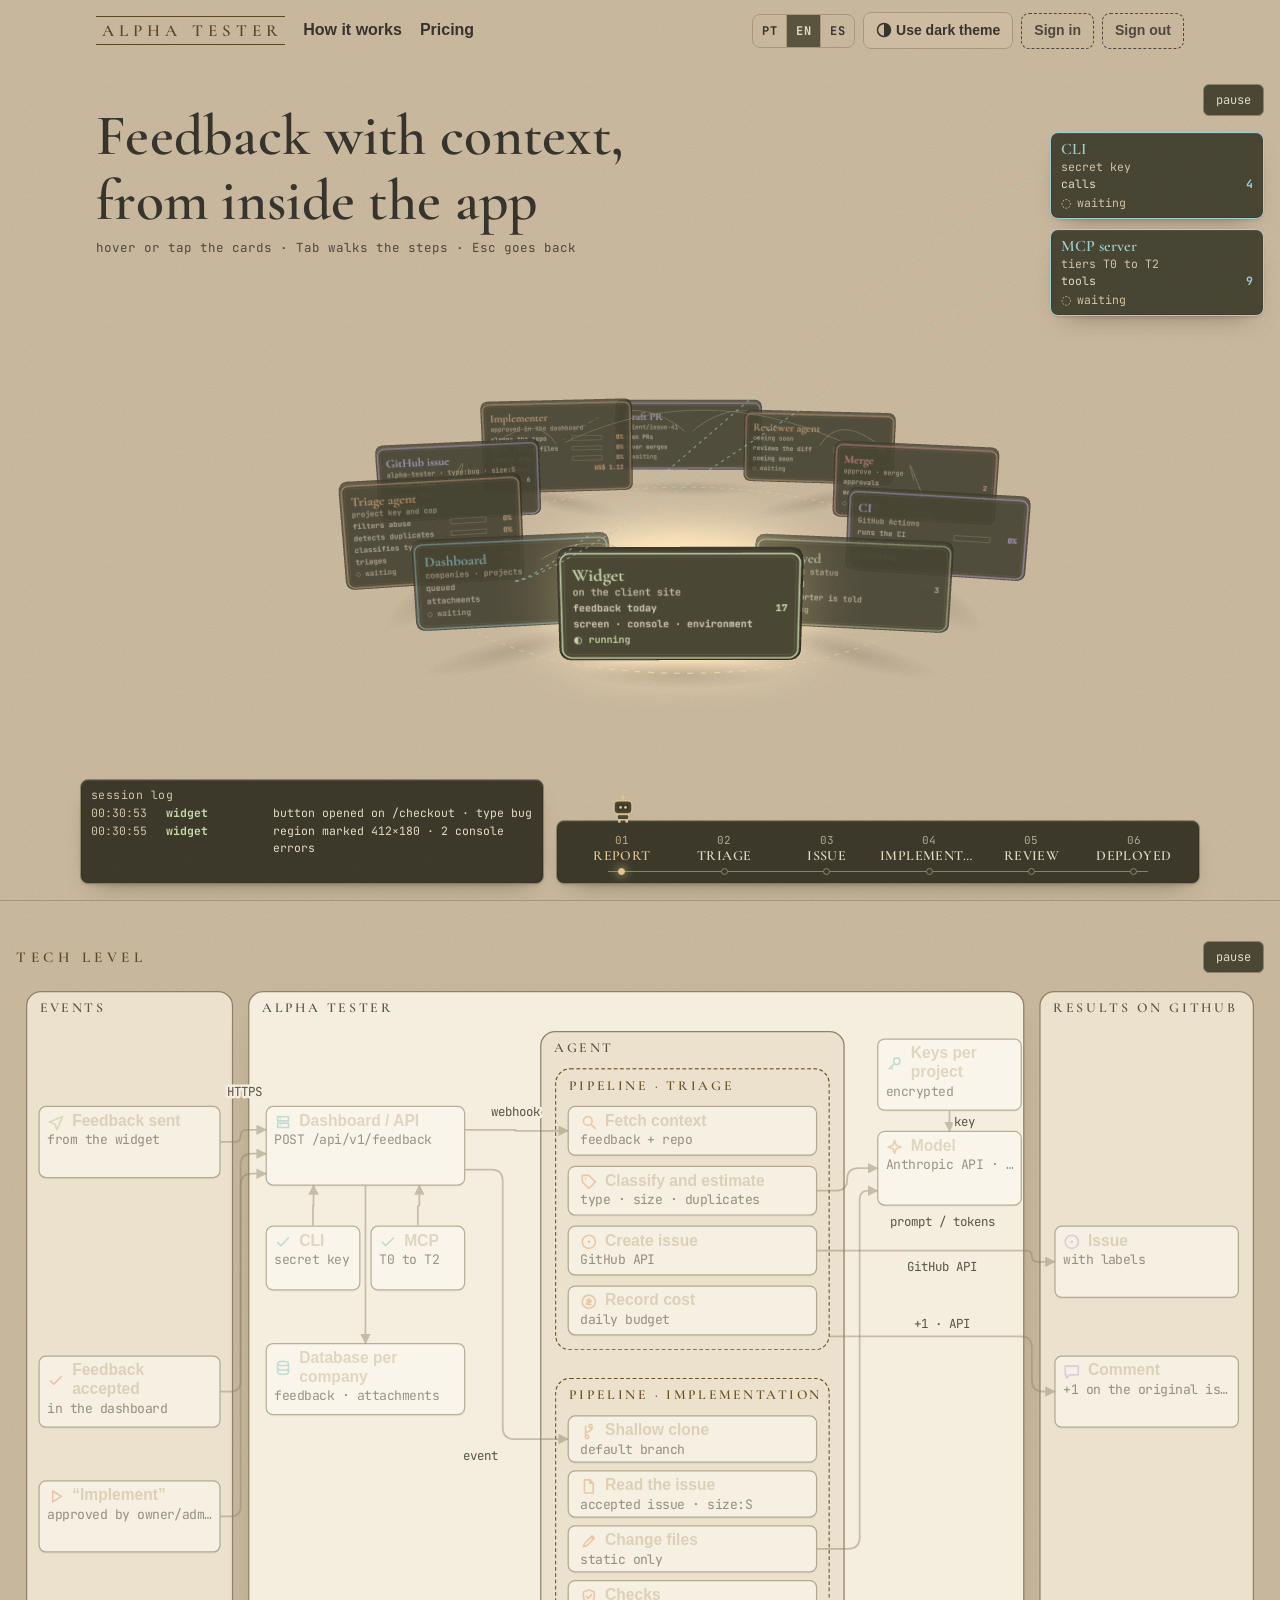
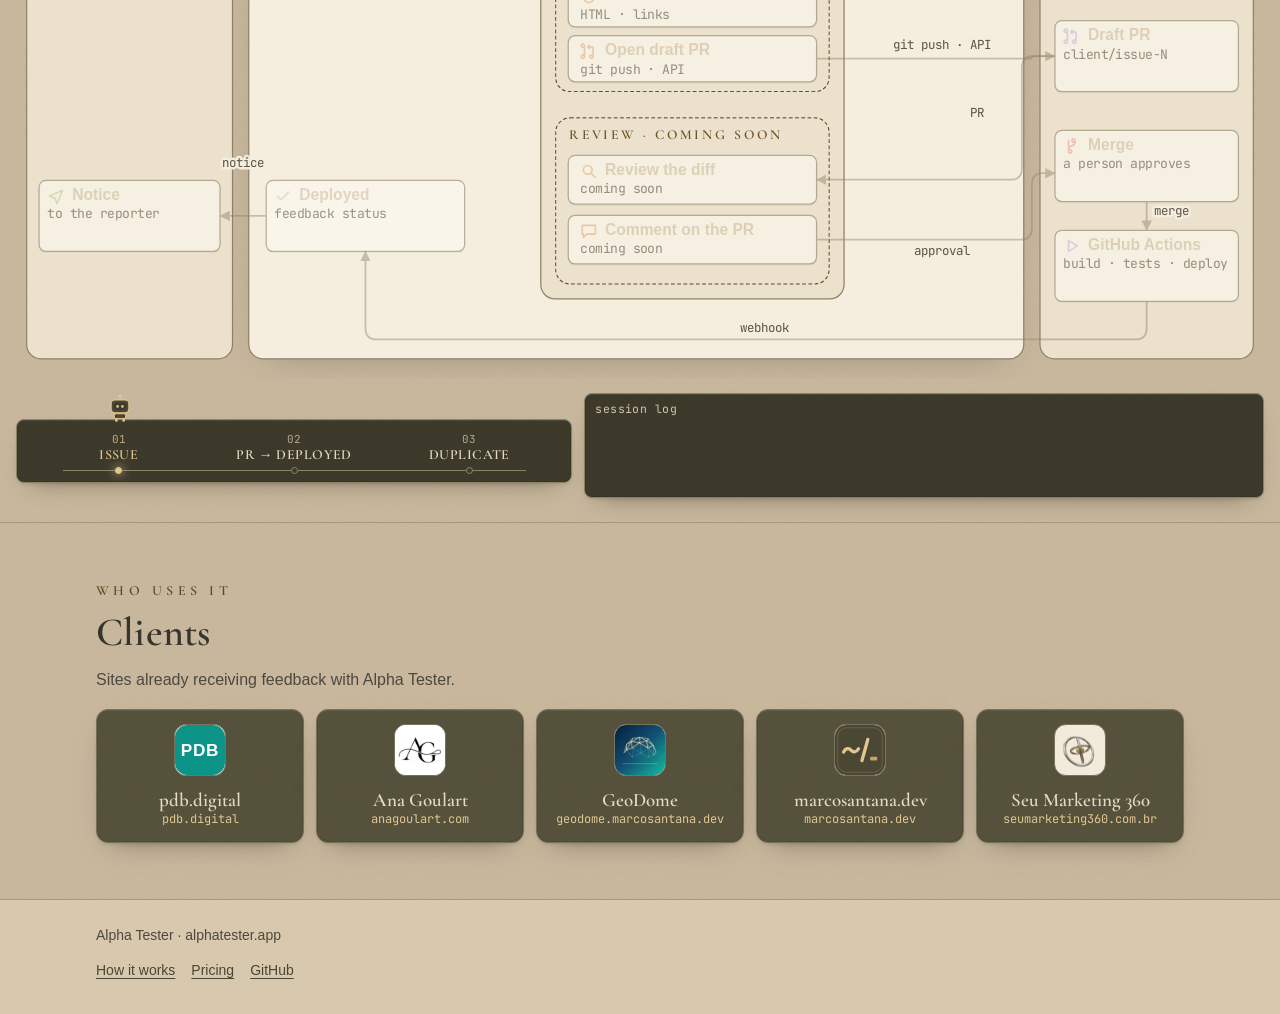
<file: index.html>
<!doctype html>
<html lang="pt-BR">
<head>
<meta charset="utf-8">
<meta name="viewport" content="width=device-width, initial-scale=1">
<title data-i18n="meta.home.title">Alpha Tester — feedback com contexto, de dentro do app</title>
<meta name="description" content="Alpha Tester: widget de feedback para apps em teste. O relato chega com tela, console e ambiente; um agente faz a triagem e abre a issue no GitHub, outro propõe a correção em um PR em rascunho." data-i18n-attr="content:meta.home.description">
<meta name="color-scheme" content="light dark">
<meta name="theme-color" content="#CDBCA1" media="(prefers-color-scheme: light)">
<meta name="theme-color" content="#17333A" media="(prefers-color-scheme: dark)">
<link rel="canonical" href="https://alphatester.app/" data-canonical="">
<link rel="alternate" hreflang="pt-BR" href="https://alphatester.app/">
<link rel="alternate" hreflang="en" href="https://alphatester.app/en/">
<link rel="alternate" hreflang="es" href="https://alphatester.app/es/">
<link rel="alternate" hreflang="x-default" href="https://alphatester.app/">
<meta property="og:type" content="website">
<meta property="og:site_name" content="Alpha Tester">
<meta property="og:locale" content="pt_BR" data-i18n-attr="content:meta.locale">
<meta property="og:url" content="https://alphatester.app/" data-canonical="">
<meta property="og:title" content="Alpha Tester — feedback com contexto, de dentro do app" data-i18n-attr="content:meta.home.ogTitle">
<meta property="og:description" content="Do widget ao PR em rascunho: feedback com contexto, triagem por agente, issue no GitHub e uma pessoa decidindo o merge." data-i18n-attr="content:meta.home.ogDescription">
<meta name="twitter:card" content="summary">
<link rel="icon" href="/assets/favicon.svg" type="image/svg+xml">
<script>
  (function () {
    try {
      var t = localStorage.getItem('alphatester-theme');
      if (t === 'light' || t === 'dark') document.documentElement.setAttribute('data-theme', t);
    } catch (e) { /* storage unavailable: follow the system preference */ }
  })();
</script>
<link rel="stylesheet" href="/assets/site.css">
<script src="/assets/i18n.js" defer></script>
<script src="/assets/theme.js" defer></script>
<script src="/assets/scenes.js" defer></script>
<script src="/assets/loop.js" defer></script>
<script src="/assets/tech.js" defer></script>
<script type="module" src="/assets/hero3d.js"></script>
</head>
<body>
<a class="skip" href="#conteudo" data-i18n="common.skip">Pular para o conteúdo</a>

<header class="site-header is-over">
  <div class="wrap">
    <a class="brand" href="/" data-href="home">ALPHA TESTER</a>
    <nav class="site-nav" aria-label="Principal" data-i18n-attr="aria-label:common.nav.main">
      <a href="/como-funciona/" data-href="como" data-i18n="common.nav.como">Como funciona</a>
      <a href="/precos/" data-href="precos" data-i18n="common.nav.precos">Preços</a>
    </nav>
    <div class="header-actions">
      <div class="lang-switch" role="group" aria-label="Idioma" data-i18n-attr="aria-label:common.lang.label">
        <button type="button" data-lang-btn="pt-BR" lang="pt-BR" aria-label="Português" aria-pressed="true">PT</button>
        <button type="button" data-lang-btn="en" lang="en" aria-label="English" aria-pressed="false">EN</button>
        <button type="button" data-lang-btn="es" lang="es" aria-label="Español" aria-pressed="false">ES</button>
      </div>
      <button type="button" class="theme-toggle" data-theme-toggle hidden>
        <svg viewBox="0 0 16 16" aria-hidden="true"><circle cx="8" cy="8" r="6.5" fill="none" stroke="currentColor" stroke-width="1.5"/><path d="M8 1.5a6.5 6.5 0 0 1 0 13z" fill="currentColor"/></svg><span data-theme-label>Usar tema escuro</span>
      </button>
      <button type="button" class="btn small" aria-disabled="true" title="em breve" data-i18n="common.signIn" data-i18n-attr="title:common.soon">Entrar</button>
      <button type="button" class="btn small" aria-disabled="true" title="em breve" data-i18n="common.signOut" data-i18n-attr="title:common.soon">Sair</button>
    </div>
  </div>
</header>

<main id="conteudo">
  <section class="hero" id="ciclo" aria-labelledby="hero-titulo" data-story="hero" data-view="3d">
    <div class="story-stage" data-stage><button type="button" class="scene-ctl" data-ctl>pausar</button></div>
    <div class="hero-copy">
      <h1 id="hero-titulo" data-i18n="home.h1">Feedback com contexto, de dentro do app</h1>
      <p class="hero-hint"><span class="hint-mouse" data-i18n="home.hint">passe o mouse ou toque nos cartões · Tab percorre as etapas · Esc volta</span><span class="hint-touch" data-i18n="home.hintTouch">toque num cartão para ler · deslize para mudar de etapa</span></p>
    </div>
    <ul class="proxies" data-proxies></ul>
    <div class="hero-dock">
      <div class="story-log" data-log></div>
      <nav class="rail" data-rail aria-label="Etapas do ciclo"></nav>
    </div>
    <div data-caption></div>
  </section>

  <section class="techlevel" aria-labelledby="tl-title">
    <div class="wrap">
      <div class="tl-scene" data-story="tech" data-view="tech">
        <div class="level-head"><h2 class="level-title" id="tl-title" data-i18n="home.levels.tech">Tech Level</h2><button type="button" class="scene-ctl" data-ctl>pausar</button></div>
        <div class="story-stage" data-stage></div>
        <div class="tl-bottom">
          <div class="rail" role="group" data-rail aria-label="Etapas do ciclo"></div>
          <div class="story-log" data-log></div>
        </div>
        <ul class="proxies" data-proxies></ul>
        <div data-caption></div>
      </div>
    </div>
  </section>

  <section id="clientes" class="below" aria-labelledby="clientes-titulo">
    <div class="wrap">
      <p class="eyebrow" data-i18n="home.clients.eyebrow">Quem já usa</p>
      <h2 id="clientes-titulo" data-i18n="home.clients.title">Clientes</h2>
      <p class="muted" data-i18n="home.clients.lead">Sites que já recebem feedback com o Alpha Tester.</p>
      <ul class="clients">
        <li><a class="client card" href="https://pdb.digital">
          <img src="/assets/clients/pdb-digital.svg" alt="" width="56" height="56">
          <span><strong>pdb.digital</strong><span class="client-url">pdb.digital</span></span>
        </a></li>
        <li><a class="client card" href="https://anagoulart.com">
          <img src="/assets/clients/ana-goulart.png" alt="" width="56" height="56">
          <span><strong>Ana Goulart</strong><span class="client-url">anagoulart.com</span></span>
        </a></li>
        <li><a class="client card" href="https://geodome.marcosantana.dev">
          <img src="/assets/clients/geodome.png" alt="" width="56" height="56">
          <span><strong>GeoDome</strong><span class="client-url">geodome.marcosantana.dev</span></span>
        </a></li>
        <li><a class="client card" href="https://marcosantana.dev">
          <img src="/assets/clients/marcosantana-dev.svg" alt="" width="56" height="56">
          <span><strong>marcosantana.dev</strong><span class="client-url">marcosantana.dev</span></span>
        </a></li>
        <li><a class="client card" href="https://seumarketing360.com.br">
          <img src="/assets/clients/seumarketing360.png" alt="" width="56" height="56">
          <span><strong>Seu Marketing 360</strong><span class="client-url">seumarketing360.com.br</span></span>
        </a></li>
      </ul>
    </div>
  </section>

</main>

<footer class="site-footer">
  <div class="wrap">
    <p data-i18n="common.footer">Alpha Tester · alphatester.app</p>
    <nav aria-label="Rodapé" data-i18n-attr="aria-label:common.nav.footer">
      <a href="/como-funciona/" data-href="como" data-i18n="common.nav.como">Como funciona</a>
      <a href="/precos/" data-href="precos" data-i18n="common.nav.precos">Preços</a>
      <a href="https://github.com/msant77/alpha-t">GitHub</a>
    </nav>
  </div>
</footer>
<!-- Alpha Tester feedback widget: hidden unless this browser opted in.
     ?alpha=1 turns it on (localStorage.alpha = "1"), ?alpha=0 turns it off.
     Same SDK and dashboard as the testing script (/teste/), on the
     landing's own project; the key alone selects the project. -->
<script>
  (function () {
    var on = false;
    try {
      var q = new URLSearchParams(location.search).get("alpha");
      if (q === "1") localStorage.setItem("alpha", "1");
      if (q === "0") localStorage.removeItem("alpha");
      on = localStorage.getItem("alpha") === "1";
    } catch (e) { /* storage unavailable: the widget stays hidden */ }
    if (!on) return;
    var s = document.createElement("script");
    s.src = "https://dev.alphatester.app/sdk/v1/alpha-tester.umd.js";
    s.onload = function () {
      if (!window.AlphaTester) return;
      AlphaTester.init({
        projectId: "alpha-tester-landing",
        apiKey: "at_pub_r1SFXHb8yXUh_sXqehXW86E3AuGcxyxy",
        endpoint: "https://dev.alphatester.app"
      });
    };
    document.body.appendChild(s);
  })();
</script>
</body>
</html>
</file>
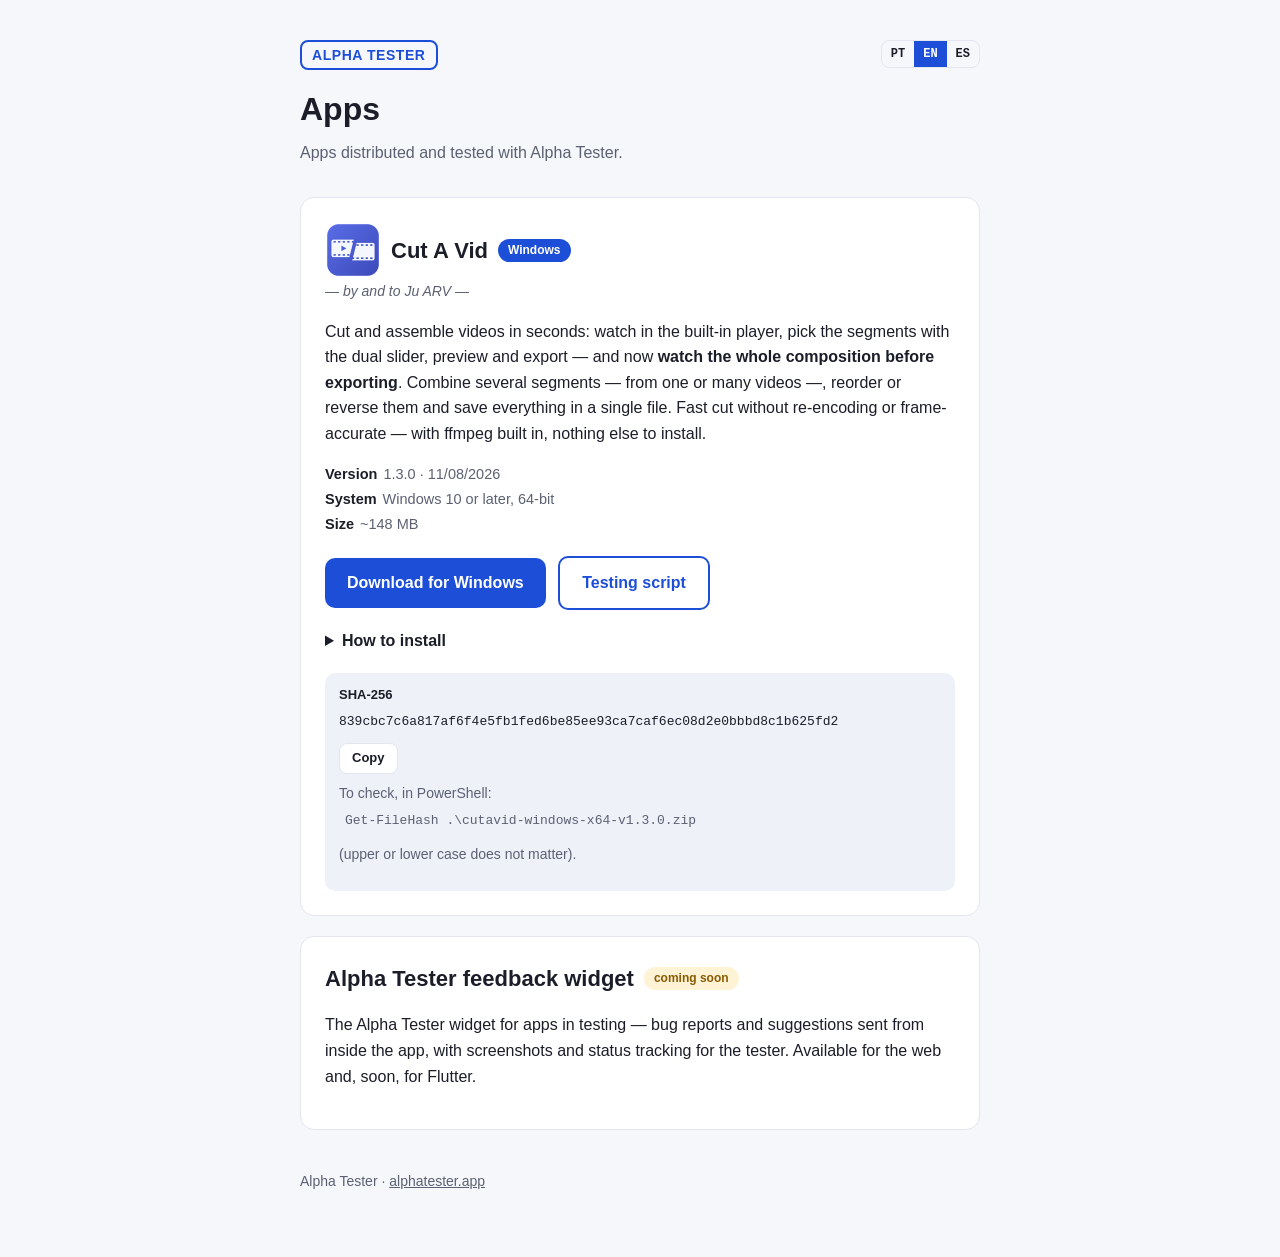
<file: apps/index.html>
<!doctype html>
<html lang="pt-BR" data-i18n-base="i18n/" data-site-origin="https://alphatester.app">
<head>
<meta charset="utf-8">
<meta name="viewport" content="width=device-width, initial-scale=1">
<title data-i18n="meta.apps.title">Alpha Tester — Apps</title>
<meta name="description" content="Aplicativos distribuídos e testados com o Alpha Tester." data-i18n-attr="content:meta.apps.description">
<link rel="alternate" hreflang="pt-BR" href="https://apps.alphatester.app/">
<link rel="alternate" hreflang="en" href="https://apps.alphatester.app/?lang=en">
<link rel="alternate" hreflang="es" href="https://apps.alphatester.app/?lang=es">
<link rel="alternate" hreflang="x-default" href="https://apps.alphatester.app/">
<meta property="og:type" content="website">
<meta property="og:site_name" content="Alpha Tester">
<meta property="og:locale" content="pt_BR" data-i18n-attr="content:meta.locale">
<meta property="og:title" content="Alpha Tester — Apps" data-i18n-attr="content:meta.apps.ogTitle">
<meta property="og:description" content="Aplicativos distribuídos e testados com o Alpha Tester." data-i18n-attr="content:meta.apps.ogDescription">
<script src="i18n.js" defer></script>
<style>
  :root {
    --bg: #f6f7fb; --card: #ffffff; --text: #1b1e28; --muted: #5b6172;
    --accent: #1d4ed8; --accent-text: #ffffff; --border: #e3e6ef;
    --code-bg: #eef1f8; --soon: #8a5a00; --soon-bg: #fff3d6;
  }
  @media (prefers-color-scheme: dark) {
    :root {
      --bg: #12141c; --card: #1b1e28; --text: #e9ebf2; --muted: #9aa1b5;
      --accent: #4c6ef5; --accent-text: #ffffff; --border: #2a2e3d;
      --code-bg: #232736; --soon: #ffd479; --soon-bg: #3a3320;
    }
  }
  * { box-sizing: border-box; }
  body {
    margin: 0; background: var(--bg); color: var(--text);
    font: 16px/1.6 -apple-system, "Segoe UI", Roboto, Ubuntu, sans-serif;
  }
  .wrap { max-width: 720px; margin: 0 auto; padding: 40px 20px 64px; }
  header .brand {
    display: inline-block; font-weight: 800; letter-spacing: .04em;
    color: var(--accent); border: 2px solid var(--accent);
    border-radius: 8px; padding: 2px 10px; font-size: 14px;
  }
  h1 { margin: 14px 0 4px; font-size: 32px; }
  .tagline { margin: 0 0 32px; color: var(--muted); }
  section.app {
    background: var(--card); border: 1px solid var(--border);
    border-radius: 14px; padding: 24px; margin-bottom: 20px;
  }
  .app-head { display: flex; align-items: center; gap: 10px; flex-wrap: wrap; }
  h2 { margin: 0; font-size: 22px; }
  .badge {
    font-size: 12px; font-weight: 700; padding: 2px 10px; border-radius: 999px;
    background: var(--accent); color: var(--accent-text);
  }
  .badge.soon { background: var(--soon-bg); color: var(--soon); }
  .dedication {
    margin: 2px 0 0; color: var(--muted); font-style: italic; font-size: 14px;
  }
  .app-icon { border-radius: 14px; display: block; }
  .meta { list-style: none; padding: 0; margin: 12px 0 20px; color: var(--muted); font-size: 14.5px; }
  .meta li { margin: 2px 0; }
  .meta strong { color: var(--text); font-weight: 600; margin-right: 6px; }
  .btn {
    display: inline-block; background: var(--accent); color: var(--accent-text);
    text-decoration: none; font-weight: 700; padding: 12px 22px;
    border-radius: 10px;
  }
  .btn:hover { filter: brightness(1.1); }
  .btn.ghost {
    background: transparent; color: var(--accent);
    border: 2px solid var(--accent);
  }
  details { margin: 18px 0 0; }
  summary { cursor: pointer; font-weight: 600; }
  details ol { margin: 10px 0 0; padding-left: 22px; }
  details li { margin: 6px 0; }
  .note { color: var(--muted); font-size: 14px; }
  .sha {
    margin-top: 20px; padding: 12px 14px; background: var(--code-bg);
    border-radius: 10px; font-size: 13px;
  }
  .sha .label { font-weight: 700; margin-right: 8px; }
  .sha code {
    font-family: ui-monospace, "Cascadia Code", Consolas, monospace;
    word-break: break-all; display: block; margin: 6px 0 10px;
  }
  .sha button {
    font: inherit; font-weight: 600; padding: 4px 12px; border-radius: 8px;
    border: 1px solid var(--border); background: var(--card); color: var(--text);
    cursor: pointer;
  }
  .verify { margin-top: 8px; }
  .verify code {
    font-family: ui-monospace, "Cascadia Code", Consolas, monospace;
    background: var(--code-bg); padding: 1px 6px; border-radius: 6px;
    font-size: 13px;
  }
  footer { margin-top: 40px; color: var(--muted); font-size: 14px; }
  .lang-switch { float: right; display: inline-flex; border: 1px solid var(--border); border-radius: 8px; overflow: hidden; }
  .lang-switch button { font: 600 12px ui-monospace, Consolas, monospace; padding: 6px 9px; background: transparent; color: var(--text); border: 0; cursor: pointer; }
  .lang-switch button[aria-pressed="true"] { background: var(--accent); color: var(--accent-text); }
  footer a { color: inherit; }
</style>
</head>
<body>
<div class="wrap">
  <header>
    <span class="brand">ALPHA TESTER</span>
    <div class="lang-switch" role="group" aria-label="Idioma" data-i18n-attr="aria-label:common.lang.label">
      <button type="button" data-lang-btn="pt-BR" lang="pt-BR" aria-label="Português" aria-pressed="true">PT</button>
      <button type="button" data-lang-btn="en" lang="en" aria-label="English" aria-pressed="false">EN</button>
      <button type="button" data-lang-btn="es" lang="es" aria-label="Español" aria-pressed="false">ES</button>
    </div>
    <h1 data-i18n="apps.h1">Apps</h1>
    <p class="tagline" data-i18n="apps.tagline">Aplicativos distribuídos e testados com o Alpha Tester.</p>
  </header>

  <main>
    <section class="app" id="cutavid">
      <div class="app-head">
        <img class="app-icon" src="[data-uri]" alt=""
             width="56" height="56">
        <h2>Cut A Vid</h2>
        <span class="badge">Windows</span>
      </div>
      <p class="dedication">— by and to Ju ARV —</p>
      <p data-i18n-html="apps.cutavid.descHtml">Corte e monte vídeos em segundos: assista no reprodutor embutido, escolha os trechos com o controle deslizante duplo, faça a prévia e exporte — e agora <strong>assista à composição inteira antes de exportar</strong>. Componha vários trechos — de um ou de vários vídeos —, reordene ou inverta a ordem e salve tudo em um único arquivo. Corte rápido sem recodificar ou preciso quadro a quadro — com ffmpeg embutido, nada mais para instalar.</p>
      <ul class="meta">
        <li><strong data-i18n="apps.cutavid.version">Versão</strong>1.3.0 · 11/08/2026</li>
        <li><strong data-i18n="apps.cutavid.system">Sistema</strong><span data-i18n="apps.cutavid.systemValue">Windows 10 ou superior, 64 bits</span></li>
        <li><strong data-i18n="apps.cutavid.size">Tamanho</strong>~148 MB</li>
      </ul>
      <!-- Link verificado em 2026-08-10 (status 200 + tamanho exato +
           bytes PK). NUNCA trocar este href sem repetir a verificação:
           um caminho sem arquivo no Pages devolve o index com 200 e
           baixa HTML com nome de zip. -->
      <a class="btn"
         href="https://github.com/msant77/alpha-t/releases/download/cutavid-v1.3.0/cutavid-windows-x64-v1.3.0.zip">
        <span data-i18n="apps.cutavid.download">Baixar para Windows</span>
      </a>
      <a class="btn ghost" href="/teste/" style="margin-left:8px;">
        <span data-i18n="apps.cutavid.testing">Roteiro de testes</span>
      </a>
      <details>
        <summary data-i18n="apps.cutavid.install">Como instalar</summary>
        <ol>
          <li data-i18n-html="apps.cutavid.steps.0">Baixe o arquivo <code>.zip</code>.</li>
          <li data-i18n-html="apps.cutavid.steps.1">Clique com o botão direito → <em>Extrair Tudo…</em></li>
          <li data-i18n-html="apps.cutavid.steps.2">Abra a pasta <code>CutAVid</code> extraída e execute <code>cutavid.exe</code> de dentro dela — os arquivos da pasta trabalham juntos, não mova o <code>.exe</code> sozinho.</li>
          <li data-i18n-html="apps.cutavid.steps.3">Instruções completas no <code>LEIA-ME.txt</code> dentro da pasta.</li>
          <li class="note" data-i18n-html="apps.cutavid.steps.4">Na primeira execução o Windows pode exibir “O Windows protegeu o computador”. Clique em <em>Mais informações</em> e depois em <em>Executar assim mesmo</em> — o aviso aparece porque o aplicativo ainda não é assinado digitalmente.</li>
        </ol>
      </details>
      <div class="sha">
        <span class="label">SHA-256</span>
        <code id="sha-cutavid">839cbc7c6a817af6f4e5fb1fed6be85ee93ca7caf6ec08d2e0bbbd8c1b625fd2</code>
        <button type="button" onclick="copySha('sha-cutavid', this)" data-i18n="apps.cutavid.copy">Copiar</button>
        <p class="verify note" data-i18n-html="apps.cutavid.verifyHtml">Para conferir, no PowerShell: <code>Get-FileHash .\cutavid-windows-x64-v1.3.0.zip</code> (maiúsculas e minúsculas não importam).</p>
      </div>
    </section>

    <section class="app" id="widget">
      <div class="app-head">
        <h2 data-i18n="apps.widget.title">Widget de feedback Alpha Tester</h2>
        <span class="badge soon" data-i18n="common.soon">em breve</span>
      </div>
      <p data-i18n="apps.widget.text">O widget do Alpha Tester para aplicativos em fase de teste — relatos de bugs e sugestões enviados de dentro do próprio app, com captura de tela e acompanhamento do status pelo testador. Disponível para web e, em breve, para Flutter.</p>
    </section>
  </main>

  <footer>
    Alpha Tester · <a href="https://alphatester.app">alphatester.app</a>
  </footer>
</div>
<script>
  function copySha(id, button) {
    const value = document.getElementById(id).textContent.trim();
    navigator.clipboard.writeText(value).then(() => {
      const original = button.textContent;
      button.textContent = window.AlphaI18n ? window.AlphaI18n.t('apps.cutavid.copied') : 'Copiado!';
      setTimeout(() => { button.textContent = original; }, 1600);
    });
  }
</script>
<!-- Alpha Tester feedback widget: hidden unless this browser opted in.
     ?alpha=1 turns it on (localStorage.alpha = "1"), ?alpha=0 turns it off.
     Same SDK and dashboard as the testing script (/teste/), on the
     landing's own project; the key alone selects the project. -->
<script>
  (function () {
    var on = false;
    try {
      var q = new URLSearchParams(location.search).get("alpha");
      if (q === "1") localStorage.setItem("alpha", "1");
      if (q === "0") localStorage.removeItem("alpha");
      on = localStorage.getItem("alpha") === "1";
    } catch (e) { /* storage unavailable: the widget stays hidden */ }
    if (!on) return;
    var s = document.createElement("script");
    s.src = "https://apps.alphatester.app/teste/alpha-tester.umd.js";
    s.onload = function () {
      if (!window.AlphaTester) return;
      AlphaTester.init({
        projectId: "alpha-tester-landing",
        apiKey: "at_pub_r1SFXHb8yXUh_sXqehXW86E3AuGcxyxy",
        endpoint: "https://dev.alphatester.app"
      });
    };
    document.body.appendChild(s);
  })();
</script>
</body>
</html>
</file>
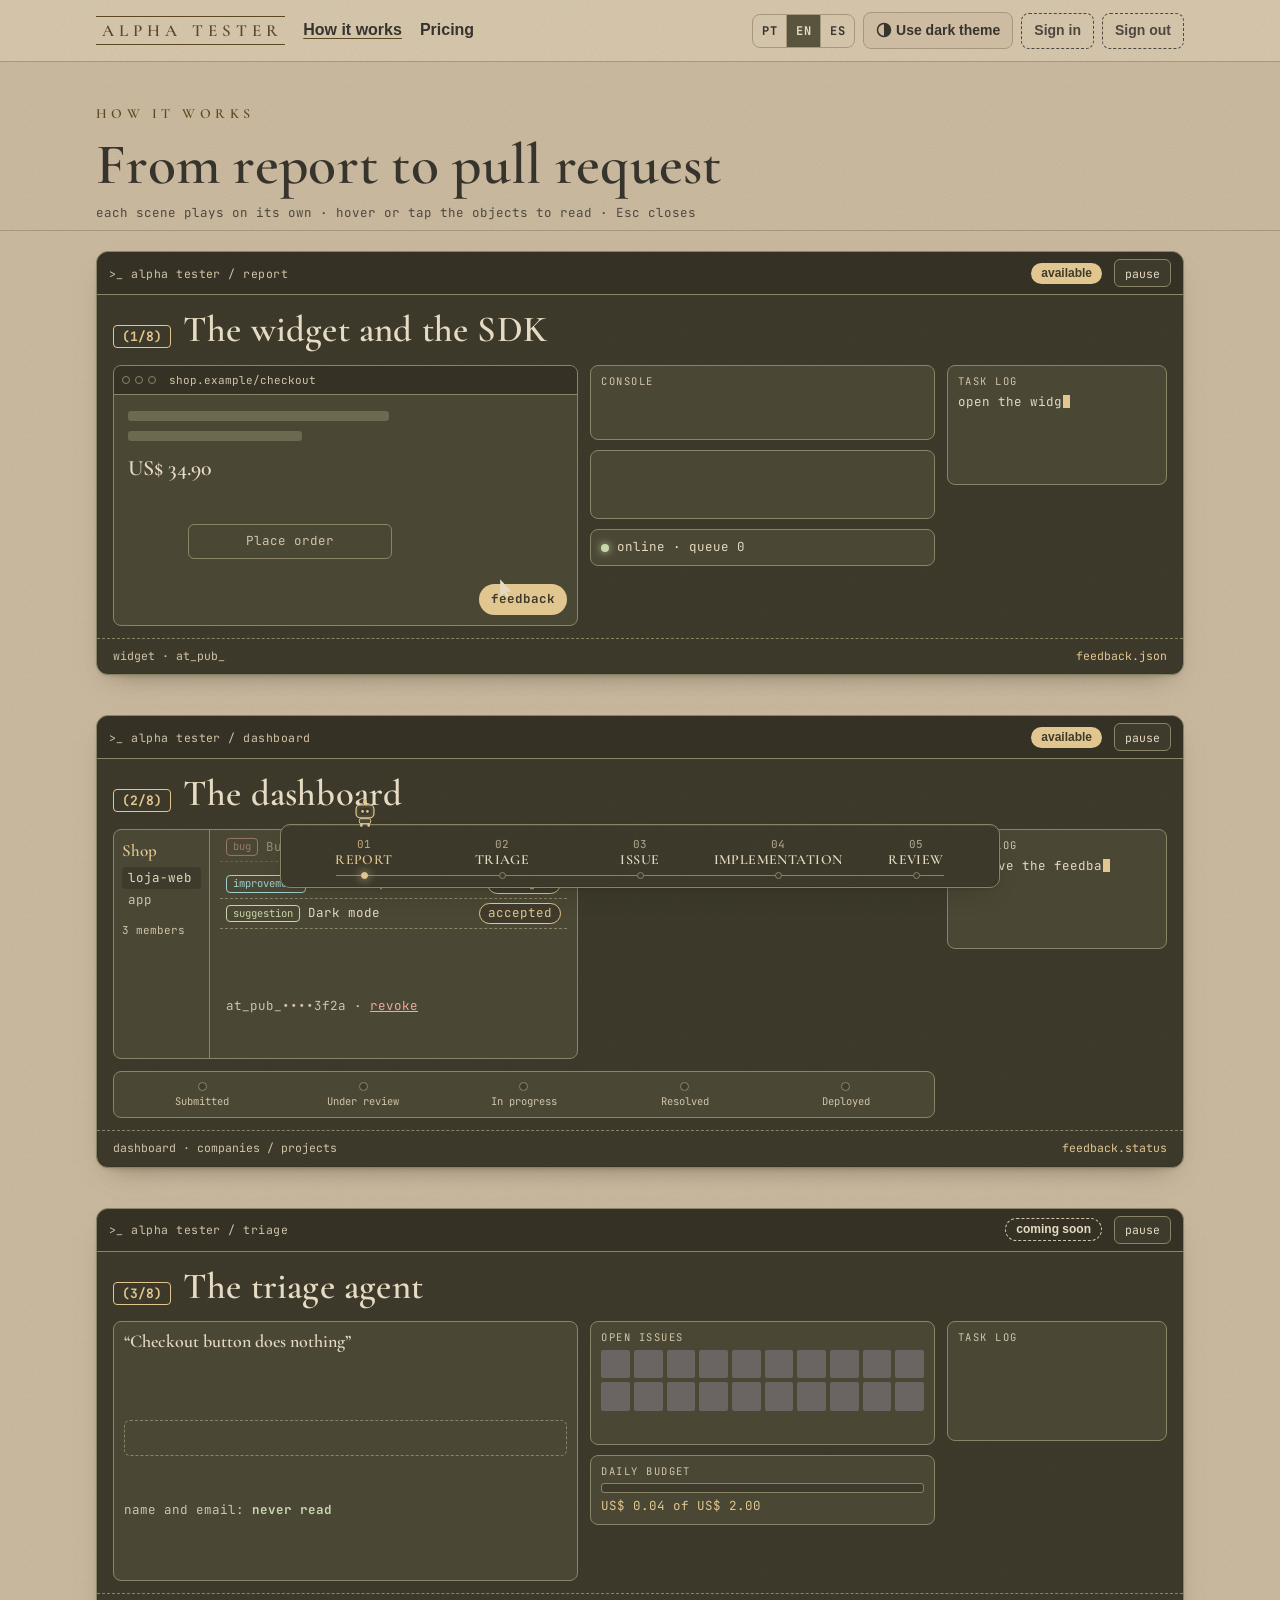
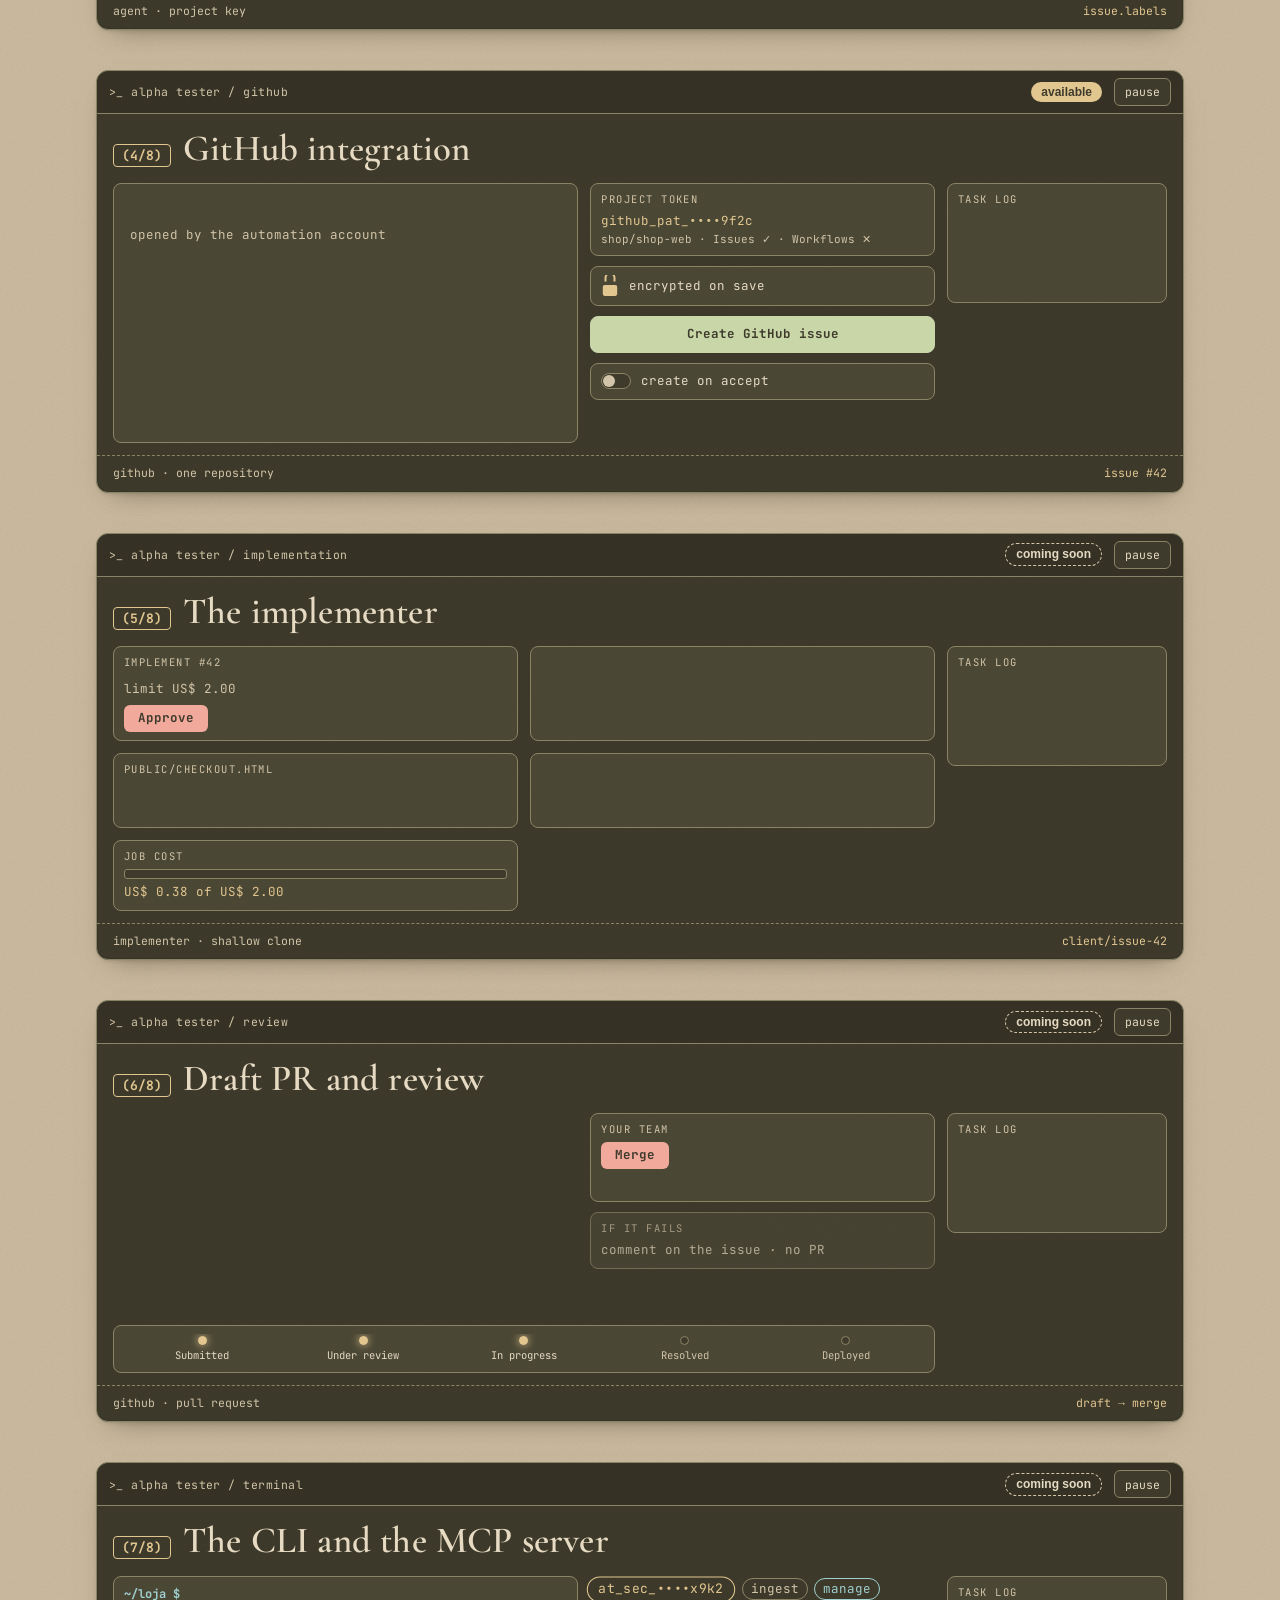
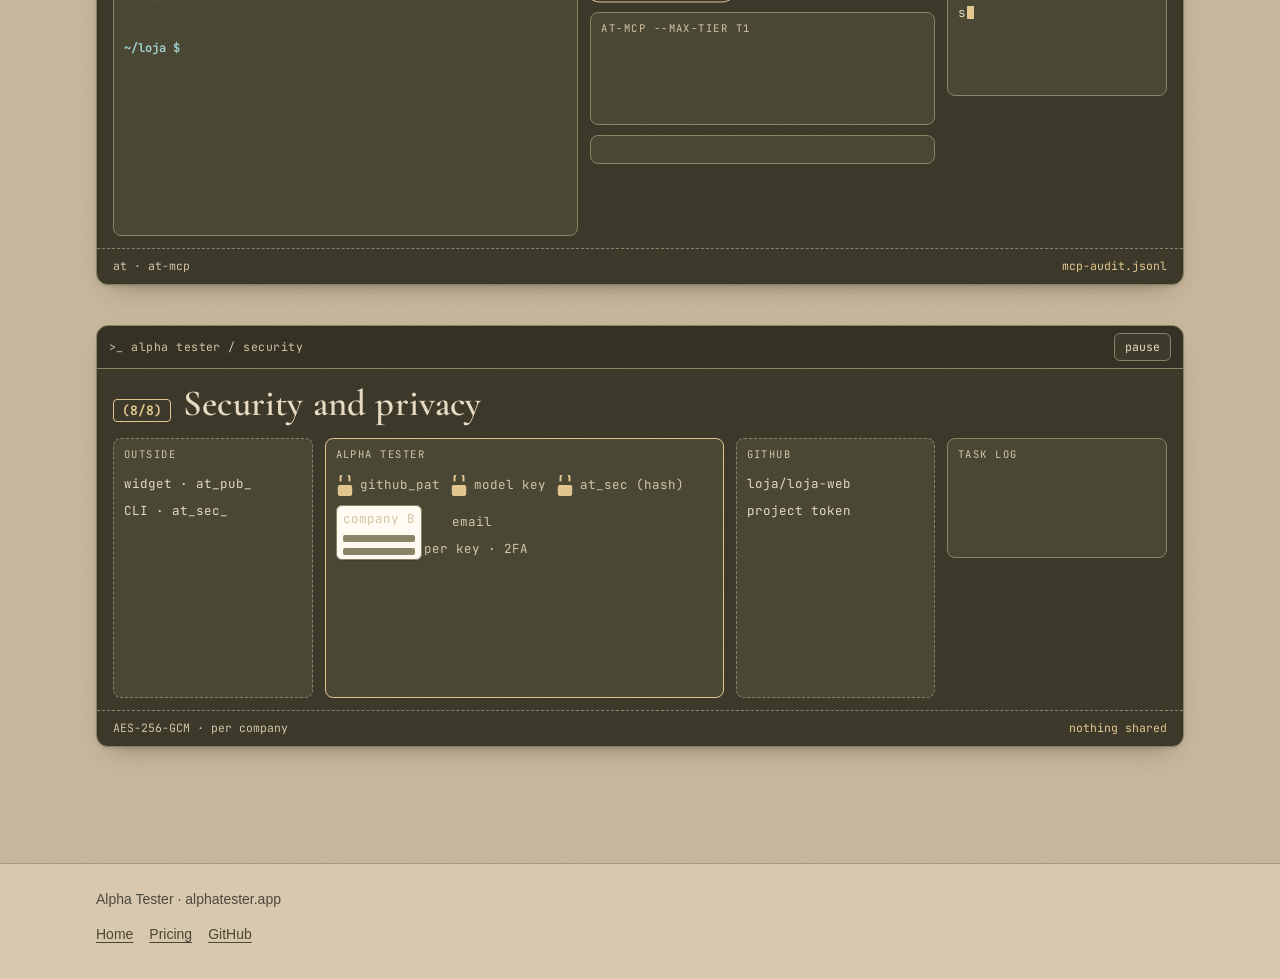
<file: como-funciona/index.html>
<!doctype html>
<html lang="pt-BR">
<head>
<meta charset="utf-8">
<meta name="viewport" content="width=device-width, initial-scale=1">
<title data-i18n="meta.como.title">Como funciona — Alpha Tester</title>
<meta name="description" content="Como o Alpha Tester funciona, em cenas: widget e SDK, painel, agente de triagem, GitHub, implementador, revisão, CLI e servidor MCP, segurança e privacidade." data-i18n-attr="content:meta.como.description">
<meta name="color-scheme" content="light dark">
<meta name="theme-color" content="#CDBCA1" media="(prefers-color-scheme: light)">
<meta name="theme-color" content="#17333A" media="(prefers-color-scheme: dark)">
<link rel="canonical" href="https://alphatester.app/como-funciona/" data-canonical="como-funciona/">
<link rel="alternate" hreflang="pt-BR" href="https://alphatester.app/como-funciona/">
<link rel="alternate" hreflang="en" href="https://alphatester.app/en/como-funciona/">
<link rel="alternate" hreflang="es" href="https://alphatester.app/es/como-funciona/">
<link rel="alternate" hreflang="x-default" href="https://alphatester.app/como-funciona/">
<meta property="og:type" content="article">
<meta property="og:site_name" content="Alpha Tester">
<meta property="og:locale" content="pt_BR" data-i18n-attr="content:meta.locale">
<meta property="og:url" content="https://alphatester.app/como-funciona/" data-canonical="como-funciona/">
<meta property="og:title" content="Como funciona — Alpha Tester" data-i18n-attr="content:meta.como.ogTitle">
<meta property="og:description" content="Do widget ao PR em rascunho, passo a passo: o que já funciona, o que chega em breve e onde ficam os limites de confiança." data-i18n-attr="content:meta.como.ogDescription">
<meta name="twitter:card" content="summary">
<link rel="icon" href="/assets/favicon.svg" type="image/svg+xml">
<script>
  (function () {
    try {
      var t = localStorage.getItem('alphatester-theme');
      if (t === 'light' || t === 'dark') document.documentElement.setAttribute('data-theme', t);
    } catch (e) { /* storage unavailable: follow the system preference */ }
  })();
</script>
<link rel="stylesheet" href="/assets/site.css">
<script src="/assets/i18n.js" defer></script>
<script src="/assets/theme.js" defer></script>
<script src="/assets/vendor/gsap.min.js" defer></script>
<script src="/assets/scenes.js" defer></script>
<script src="/assets/loop.js" defer></script>
<script src="/assets/como.js" defer></script>
</head>
<body>
<a class="skip" href="#conteudo" data-i18n="common.skip">Pular para o conteúdo</a>

<header class="site-header">
  <div class="wrap">
    <a class="brand" href="/" data-href="home">ALPHA TESTER</a>
    <nav class="site-nav" aria-label="Principal" data-i18n-attr="aria-label:common.nav.main">
      <a href="/como-funciona/" data-href="como" data-i18n="common.nav.como" aria-current="page">Como funciona</a>
      <a href="/precos/" data-href="precos" data-i18n="common.nav.precos">Preços</a>
    </nav>
    <div class="header-actions">
      <div class="lang-switch" role="group" aria-label="Idioma" data-i18n-attr="aria-label:common.lang.label">
        <button type="button" data-lang-btn="pt-BR" lang="pt-BR" aria-label="Português" aria-pressed="true">PT</button>
        <button type="button" data-lang-btn="en" lang="en" aria-label="English" aria-pressed="false">EN</button>
        <button type="button" data-lang-btn="es" lang="es" aria-label="Español" aria-pressed="false">ES</button>
      </div>
      <button type="button" class="theme-toggle" data-theme-toggle hidden>
        <svg viewBox="0 0 16 16" aria-hidden="true"><circle cx="8" cy="8" r="6.5" fill="none" stroke="currentColor" stroke-width="1.5"/><path d="M8 1.5a6.5 6.5 0 0 1 0 13z" fill="currentColor"/></svg><span data-theme-label>Usar tema escuro</span>
      </button>
      <button type="button" class="btn small" aria-disabled="true" title="em breve" data-i18n="common.signIn" data-i18n-attr="title:common.soon">Entrar</button>
      <button type="button" class="btn small" aria-disabled="true" title="em breve" data-i18n="common.signOut" data-i18n-attr="title:common.soon">Sair</button>
    </div>
  </div>
</header>

<main id="conteudo" class="como">
  <section class="como-intro" aria-labelledby="titulo">
    <div class="wrap">
      <p class="eyebrow" data-i18n="como.intro.eyebrow">Como funciona</p>
      <h1 id="titulo" data-i18n="como.intro.h1">Do relato ao pull request</h1>
      <p class="hero-hint"><span class="hint-mouse" data-i18n="como.intro.hint">cada cena roda sozinha · passe o mouse ou toque nos objetos para ler · Esc fecha</span><span class="hint-touch" data-i18n="como.intro.hintTouch">cada cena roda sozinha · toque nos objetos para ler</span></p>
    </div>
  </section>

  <section class="sc-sec" id="widget" data-step="relato" aria-labelledby="t-widget">
    <div class="wrap">
      <article class="scard" data-card="widget">
        <div class="scard-bar"><span class="scard-path" data-i18n="como.widget.path">&gt;_ alpha tester / relato</span><span class="scard-meta"><span class="badge" data-i18n="common.available">disponível</span> </span><button type="button" class="scard-ctl" data-ctl>pausar</button></div>
        <div class="scard-head"><span class="scard-n">(1/8)</span><h2 id="t-widget" data-i18n="como.widget.h2">O widget e o SDK</h2></div>
        <div class="scard-body">
          <div class="demo demo-widget">
            <div class="mock">
              <div class="mock-bar"><i></i><i></i><i></i><span class="mock-url" data-i18n="como.widget.ui.url">loja.exemplo/checkout</span></div>
              <div class="mock-page">
                <div class="sk w60"></div>
                <div class="sk w40"></div>
                <div class="mock-price" data-i18n="como.widget.ui.price">R$ 189,90</div>
                <div class="mock-btn" data-i18n="como.widget.ui.buy">Finalizar compra</div>
                <div class="sel" data-cap="captura"><span class="sel-n">1</span></div>
                <div class="w-cursor"></div>
                <div class="wform"><b data-i18n="como.widget.ui.formType">bug</b> <span data-i18n="como.widget.ui.formText">botão não responde</span></div>
                <div class="fab" data-cap="fab" data-i18n="como.widget.ui.fab">feedback</div>
              </div>
            </div>
            <div class="demo-side">
              <div class="console" data-cap="console"><div class="mini-head" data-i18n="como.widget.ui.console">console</div><div class="c-line" data-i18n="como.widget.ui.c1">✕ TypeError: total is undefined</div><div class="c-line" data-i18n="como.widget.ui.c2">✕ POST /api/cart → 500</div></div>
              <div class="chips" data-cap="ambiente"><span>Chrome 131</span><span>1280×720</span><span>/checkout</span><span>14:02</span></div>
              <div class="qchip" data-cap="fila"><span class="q-dot"></span><span class="q-txt" data-i18n="como.widget.ui.online">online · fila 0</span></div>
            </div>
          </div>
          <div class="tasklog" aria-hidden="true"><div class="mini-head" data-i18n="common.taskLog">task log</div><ul></ul></div>
        </div>
        <div class="scard-foot"><span data-i18n="como.widget.foot1">widget · at_pub_</span><span class="scard-file" data-i18n="como.widget.foot2">feedback.json</span></div>
        <div data-caption></div>
      </article>
    </div>
  </section>
  <section class="sc-sec" id="painel" data-step="relato" aria-labelledby="t-painel">
    <div class="wrap">
      <article class="scard" data-card="painel">
        <div class="scard-bar"><span class="scard-path" data-i18n="como.painel.path">&gt;_ alpha tester / painel</span><span class="scard-meta"><span class="badge" data-i18n="common.available">disponível</span> </span><button type="button" class="scard-ctl" data-ctl>pausar</button></div>
        <div class="scard-head"><span class="scard-n">(2/8)</span><h2 id="t-painel" data-i18n="como.painel.h2">O painel</h2></div>
        <div class="scard-body">
          <div class="demo demo-painel">
            <div class="mock mock-app">
              <div class="app-side" data-cap="org"><div class="as-co" data-i18n="como.painel.ui.company">Loja</div><div class="as-p is-on">loja-web</div><div class="as-p">app</div><div class="as-m" data-i18n="como.painel.ui.members">3 membros</div></div>
              <div class="app-main">
                <div class="app-list" data-cap="lista">
                  <div class="row"><span class="tp tp-bug" data-i18n="como.painel.ui.bug">bug</span><span class="tt" data-i18n="como.painel.ui.r1">Botão não responde</span><span class="pill" data-pill data-i18n="como.painel.ui.new">novo</span></div>
                  <div class="row"><span class="tp tp-imp" data-i18n="como.painel.ui.imp">melhoria</span><span class="tt" data-i18n="como.painel.ui.r2">Filtro por data</span><span class="pill" data-i18n="como.painel.ui.triaged">triado</span></div>
                  <div class="row"><span class="tp tp-sug" data-i18n="como.painel.ui.sug">sugestão</span><span class="tt" data-i18n="como.painel.ui.r3">Modo escuro</span><span class="pill" data-i18n="como.painel.ui.accepted">aceito</span></div>
                </div>
                <div class="app-drawer" data-cap="anexos"><div class="thumb"><span></span></div><div class="hist"><span data-i18n="como.painel.ui.hist">captura-1.png · novo →</span> <b data-i18n="como.painel.ui.triaged">triado</b></div></div>
                <div class="app-key" data-cap="chaves"><span data-i18n="como.painel.ui.key">at_pub_••••3f2a ·</span> <u data-i18n="como.painel.ui.revoke">revogar</u></div>
              </div>
            </div>
            <div class="tracker" data-cap="tracker"><span data-i18n="como.tracker.0">Enviado</span><span data-i18n="como.tracker.1">Em análise</span><span data-i18n="como.tracker.2">Em andamento</span><span data-i18n="como.tracker.3">Resolvido</span><span data-i18n="como.tracker.4">Implantado</span></div>
          </div>
          <div class="tasklog" aria-hidden="true"><div class="mini-head" data-i18n="common.taskLog">task log</div><ul></ul></div>
        </div>
        <div class="scard-foot"><span data-i18n="como.painel.foot1">painel · empresas / projetos</span><span class="scard-file" data-i18n="como.painel.foot2">feedback.status</span></div>
        <div data-caption></div>
      </article>
    </div>
  </section>
  <section class="sc-sec" id="triagem" data-step="triagem" aria-labelledby="t-triagem">
    <div class="wrap">
      <article class="scard" data-card="triagem">
        <div class="scard-bar"><span class="scard-path" data-i18n="como.triagem.path">&gt;_ alpha tester / triagem</span><span class="scard-meta"><span class="badge soon" data-i18n="common.soon">em breve</span> </span><button type="button" class="scard-ctl" data-ctl>pausar</button></div>
        <div class="scard-head"><span class="scard-n">(3/8)</span><h2 id="t-triagem" data-i18n="como.triagem.h2">O agente de triagem</h2></div>
        <div class="scard-body">
          <div class="demo demo-triagem">
            <div class="fbcard">
              <div class="fb-title" data-i18n="como.triagem.ui.quote">“Botão de finalizar não responde”</div>
              <div class="fb-lines"><i></i><i></i><i></i></div>
              <div class="scan" data-cap="seguranca"><span class="scan-bar"></span><span class="stamp" data-i18n="como.triagem.ui.clean">veredito limpo ✓</span></div>
              <div class="labels" data-cap="etiquetas"><span class="lab">alpha-tester</span><span class="lab">type:bug</span><span class="lab">size:S</span></div>
              <div class="privacy" data-cap="privacidade"><span data-i18n="como.triagem.ui.privacyLabel">nome e e-mail:</span> <b data-i18n="como.triagem.ui.privacyValue">não lidos</b></div>
            </div>
            <div class="demo-side">
              <div class="dups" data-cap="duplicados"><div class="mini-head" data-i18n="como.triagem.ui.open">issues abertas</div><div class="dups-grid"><i></i><i></i><i></i><i></i><i></i><i></i><i></i><i></i><i></i><i></i><i></i><i></i><i></i><i></i><i></i><i></i><i></i><i></i><i></i><i></i></div><div class="dups-res" data-i18n="como.triagem.ui.dups">0 duplicados em 20</div></div>
              <div class="budget" data-cap="orcamento"><div class="mini-head" data-i18n="como.triagem.ui.budget">orçamento do dia</div><div class="b-track"><i></i></div><div class="b-val" data-i18n="como.triagem.ui.budgetValue">R$ 0,04 de R$ 2,00</div></div>
            </div>
          </div>
          <div class="tasklog" aria-hidden="true"><div class="mini-head" data-i18n="common.taskLog">task log</div><ul></ul></div>
        </div>
        <div class="scard-foot"><span data-i18n="como.triagem.foot1">agente · chave do projeto</span><span class="scard-file" data-i18n="como.triagem.foot2">issue.labels</span></div>
        <div data-caption></div>
      </article>
    </div>
  </section>
  <section class="sc-sec" id="github" data-step="issue" aria-labelledby="t-github">
    <div class="wrap">
      <article class="scard" data-card="github">
        <div class="scard-bar"><span class="scard-path" data-i18n="como.github.path">&gt;_ alpha tester / github</span><span class="scard-meta"><span class="badge" data-i18n="common.available">disponível</span> </span><button type="button" class="scard-ctl" data-ctl>pausar</button></div>
        <div class="scard-head"><span class="scard-n">(4/8)</span><h2 id="t-github" data-i18n="como.github.h2">Integração com o GitHub</h2></div>
        <div class="scard-body">
          <div class="demo demo-github">
            <div class="mock issue">
              <div class="is-head"><span class="is-state">Open</span><span class="is-title" data-type-key="como.github.ui.title"></span><span class="is-n">#42</span></div>
              <div class="is-author" data-cap="autor" data-i18n="como.github.ui.author">aberta pela conta da automação</div>
              <div class="is-body" data-cap="corpo"><div class="kv"><b data-i18n="como.github.ui.kType">tipo</b> <span data-i18n="como.github.ui.vType">bug</span></div><div class="kv"><b data-i18n="como.github.ui.kPriority">prioridade</b> <span data-i18n="como.github.ui.vPriority">alta</span></div><div class="kv"><b data-i18n="como.github.ui.kPage">página</b> /checkout</div><div class="kv"><b data-i18n="como.github.ui.kEnv">ambiente</b> Chrome · 1280×720</div><div class="kv"><b data-i18n="como.github.ui.kFiles">anexos</b> captura-1.png</div></div>
              <div class="labels"><span class="lab">alpha-tester</span><span class="lab">type:bug</span><span class="lab">size:S</span></div>
            </div>
            <div class="demo-side">
              <div class="tokenbox" data-cap="token"><div class="mini-head" data-i18n="como.github.ui.token">token do projeto</div><div class="tb-val">github_pat_••••9f2c</div><div class="tb-scope" data-i18n="como.github.ui.scope">loja/loja-web · Issues ✓ · Workflows ✕</div></div>
              <div class="lockrow" data-cap="cifrado"><svg class="padlock" viewBox="0 0 20 24" aria-hidden="true"><path class="shackle" d="M5 11V7a5 5 0 0 1 10 0v4"/><rect class="lock-body" x="2" y="11" width="16" height="12" rx="2"/></svg><span data-i18n="como.github.ui.encrypted">cifrado ao salvar</span></div>
              <div class="ghbtn" data-cap="criar" data-i18n="como.github.ui.create">Criar Issue no GitHub</div>
              <div class="toggle"><span class="sw"><i></i></span> <span data-i18n="como.github.ui.onAccept">criar ao aceitar</span></div>
            </div>
          </div>
          <div class="tasklog" aria-hidden="true"><div class="mini-head" data-i18n="common.taskLog">task log</div><ul></ul></div>
        </div>
        <div class="scard-foot"><span data-i18n="como.github.foot1">github · um repositório</span><span class="scard-file" data-i18n="como.github.foot2">issue #42</span></div>
        <div data-caption></div>
      </article>
    </div>
  </section>
  <section class="sc-sec" id="implementador" data-step="impl" aria-labelledby="t-implementador">
    <div class="wrap">
      <article class="scard" data-card="implementador">
        <div class="scard-bar"><span class="scard-path" data-i18n="como.implementador.path">&gt;_ alpha tester / implementação</span><span class="scard-meta"><span class="badge soon" data-i18n="common.soon">em breve</span> </span><button type="button" class="scard-ctl" data-ctl>pausar</button></div>
        <div class="scard-head"><span class="scard-n">(5/8)</span><h2 id="t-implementador" data-i18n="como.implementador.h2">O implementador</h2></div>
        <div class="scard-body">
          <div class="demo demo-impl">
            <div class="approve" data-cap="aprovacao"><div class="mini-head" data-i18n="como.implementador.ui.approveTitle">Implementar #42</div><div class="ap-cap" data-i18n="como.implementador.ui.limit">limite R$ 2,00</div><div class="ap-btn" data-i18n="como.implementador.ui.approve">Aprovar</div></div>
            <div class="mterm" data-cap="clone"><div class="tl">$ git clone --depth 1 loja-web</div><div class="tl"><span class="pb"><i></i></span> 3,2 MB</div></div>
            <div class="diff" data-cap="diff"><div class="mini-head">public/checkout.html</div><div class="d-l del">- &lt;button disabled&gt;Finalizar&lt;/button&gt;</div><div class="d-l add">+ &lt;button&gt;Finalizar compra&lt;/button&gt;</div></div>
            <div class="checks" data-cap="verificacoes"><div class="ck"><span data-i18n="como.implementador.ui.html">HTML válido</span> <b>✓</b></div><div class="ck"><span data-i18n="como.implementador.ui.links">links internos</span> <b>✓</b></div><div class="ck rd" data-i18n="como.implementador.ui.round">rodada 1/3</div></div>
            <div class="cost" data-cap="custo"><div class="mini-head" data-i18n="como.implementador.ui.cost">custo do job</div><div class="b-track"><i></i></div><div class="b-val" data-i18n="como.implementador.ui.costValue">R$ 0,38 de R$ 2,00</div></div>
          </div>
          <div class="tasklog" aria-hidden="true"><div class="mini-head" data-i18n="common.taskLog">task log</div><ul></ul></div>
        </div>
        <div class="scard-foot"><span data-i18n="como.implementador.foot1">implementador · clone raso</span><span class="scard-file" data-i18n="como.implementador.foot2">client/issue-42</span></div>
        <div data-caption></div>
      </article>
    </div>
  </section>
  <section class="sc-sec" id="revisao" data-step="revisao" aria-labelledby="t-revisao">
    <div class="wrap">
      <article class="scard" data-card="revisao">
        <div class="scard-bar"><span class="scard-path" data-i18n="como.revisao.path">&gt;_ alpha tester / revisão</span><span class="scard-meta"><span class="badge soon" data-i18n="common.soon">em breve</span> </span><button type="button" class="scard-ctl" data-ctl>pausar</button></div>
        <div class="scard-head"><span class="scard-n">(6/8)</span><h2 id="t-revisao" data-i18n="como.revisao.h2">PR em rascunho e revisão</h2></div>
        <div class="scard-body">
          <div class="demo demo-rev">
            <div class="mock prcard" data-cap="pr"><div class="pr-head"><span class="pr-state">Draft</span><span class="pr-title" data-i18n="como.revisao.ui.prTitle">Corrige o botão de finalizar</span></div><div class="pr-branch">client/issue-42-3f9a → main</div><div class="pr-close">Closes #42</div><div class="pr-checks" data-i18n="como.revisao.ui.checks">HTML válido ✓ · links ✓</div></div>
            <div class="demo-side">
              <div class="review" data-cap="merge"><div class="mini-head" data-i18n="como.revisao.ui.team">seu time</div><div class="rv-btn">Merge</div><div class="rv-done" data-i18n="como.revisao.ui.merged">merge feito por uma pessoa</div></div>
              <div class="fail" data-cap="falha"><div class="mini-head" data-i18n="como.revisao.ui.ifFail">se falhar</div><div data-i18n="como.revisao.ui.failText">comentário na issue · nenhum PR</div></div>
            </div>
            <div class="tracker" data-cap="entregue"><span data-i18n="como.tracker.0">Enviado</span><span data-i18n="como.tracker.1">Em análise</span><span data-i18n="como.tracker.2">Em andamento</span><span data-i18n="como.tracker.3">Resolvido</span><span data-i18n="como.tracker.4">Implantado</span></div>
          </div>
          <div class="tasklog" aria-hidden="true"><div class="mini-head" data-i18n="common.taskLog">task log</div><ul></ul></div>
        </div>
        <div class="scard-foot"><span data-i18n="como.revisao.foot1">github · pull request</span><span class="scard-file" data-i18n="como.revisao.foot2">draft → merge</span></div>
        <div data-caption></div>
      </article>
    </div>
  </section>
  <section class="sc-sec" id="terminal" data-step="" aria-labelledby="t-terminal">
    <div class="wrap">
      <article class="scard" data-card="terminal">
        <div class="scard-bar"><span class="scard-path" data-i18n="como.terminal.path">&gt;_ alpha tester / terminal</span><span class="scard-meta"><span class="badge soon" data-i18n="common.soon">em breve</span> </span><button type="button" class="scard-ctl" data-ctl>pausar</button></div>
        <div class="scard-head"><span class="scard-n">(7/8)</span><h2 id="t-terminal" data-i18n-html="como.terminal.h2Html">A CLI e o servidor MCP</h2></div>
        <div class="scard-body">
          <div class="demo demo-term">
            <div class="mterm big" data-cap="cli">
              <div class="tl"><span class="ps">~/loja $</span> <span class="typed" data-type="at feedback list --status new"></span></div>
              <div class="out" data-i18n="como.terminal.ui.o1">3f2a… bug       Botão não responde</div>
              <div class="out" data-i18n="como.terminal.ui.o2">9b1c… sugestão  Modo escuro</div>
              <div class="tl"><span class="ps">~/loja $</span> <span class="typed" data-type="at feedback set 3f2a… --status triaged"></span></div>
              <div class="out ok" data-i18n="como.terminal.ui.ok">ok · triado</div>
            </div>
            <div class="demo-side">
              <div class="keyrow"><span class="kchip" data-cap="chave">at_sec_••••x9k2</span><span class="scopes" data-cap="escopos"><span class="sc">ingest</span><span class="sc on">manage</span></span></div>
              <div class="mcp" data-cap="niveis"><div class="mini-head">at-mcp --max-tier T1</div><div class="call"><span class="tier">T0</span> list_feedback <b>✓</b></div><div class="call"><span class="tier">T0</span> get_feedback <b>✓</b></div><div class="call"><span class="tier">T1</span> note <b>✓</b></div><div class="call no"><span class="tier">T2</span> set_status <b data-i18n="como.terminal.ui.refused">✕ acima do nível</b></div></div>
              <div class="audit" data-cap="auditoria">{"tool":"note","outcome":"done","key":"…x9k2"}</div>
            </div>
          </div>
          <div class="tasklog" aria-hidden="true"><div class="mini-head" data-i18n="common.taskLog">task log</div><ul></ul></div>
        </div>
        <div class="scard-foot"><span data-i18n="como.terminal.foot1">at · at-mcp</span><span class="scard-file" data-i18n="como.terminal.foot2">mcp-audit.jsonl</span></div>
        <div data-caption></div>
      </article>
    </div>
  </section>
  <section class="sc-sec" id="seguranca" data-step="" aria-labelledby="t-seguranca">
    <div class="wrap">
      <article class="scard" data-card="seguranca">
        <div class="scard-bar"><span class="scard-path" data-i18n="como.seguranca.path">&gt;_ alpha tester / segurança</span><span class="scard-meta"></span><button type="button" class="scard-ctl" data-ctl>pausar</button></div>
        <div class="scard-head"><span class="scard-n">(8/8)</span><h2 id="t-seguranca" data-i18n="como.seguranca.h2">Segurança e privacidade</h2></div>
        <div class="scard-body">
          <div class="demo demo-sec">
            <div class="zone z-out" data-cap="fora"><div class="mini-head" data-i18n="como.seguranca.ui.out">fora</div><div class="zk">widget · at_pub_</div><div class="zk">CLI · at_sec_</div></div>
            <div class="zone z-in">
              <div class="mini-head">alpha tester</div>
              <div class="vault" data-cap="cofre">
                <span class="vk"><svg class="padlock" viewBox="0 0 20 24" aria-hidden="true"><path class="shackle" d="M5 11V7a5 5 0 0 1 10 0v4"/><rect class="lock-body" x="2" y="11" width="16" height="12" rx="2"/></svg>github_pat</span>
                <span class="vk"><svg class="padlock" viewBox="0 0 20 24" aria-hidden="true"><path class="shackle" d="M5 11V7a5 5 0 0 1 10 0v4"/><rect class="lock-body" x="2" y="11" width="16" height="12" rx="2"/></svg><span data-i18n="como.seguranca.ui.modelKey">chave de modelo</span></span>
                <span class="vk"><svg class="padlock" viewBox="0 0 20 24" aria-hidden="true"><path class="shackle" d="M5 11V7a5 5 0 0 1 10 0v4"/><rect class="lock-body" x="2" y="11" width="16" height="12" rx="2"/></svg><span data-i18n="como.seguranca.ui.secretHash">at_sec (hash)</span></span>
              </div>
              <div class="tenants" data-cap="empresas"><div class="tn"><span data-i18n="como.seguranca.ui.companyA">empresa A</span><i></i><i></i></div><div class="wall"></div><div class="tn"><span data-i18n="como.seguranca.ui.companyB">empresa B</span><i></i><i></i></div><span class="deny" data-i18n="como.seguranca.ui.denied">negado</span></div>
              <div class="redact" data-cap="identidade"><span data-i18n="como.seguranca.ui.name">nome</span> <span class="bar"></span> <span data-i18n="como.seguranca.ui.email">e-mail</span> <span class="bar"></span></div>
              <div class="limits" data-cap="limites" data-i18n="como.seguranca.ui.limits">30 req/min por chave · 2FA</div>
            </div>
            <div class="zone z-gh" data-cap="repo"><div class="mini-head">github</div><div class="zk">loja/loja-web</div><div class="zk" data-i18n="como.seguranca.ui.projectToken">token do projeto</div></div>
            <span class="probe"></span>
          </div>
          <div class="tasklog" aria-hidden="true"><div class="mini-head" data-i18n="common.taskLog">task log</div><ul></ul></div>
        </div>
        <div class="scard-foot"><span data-i18n="como.seguranca.foot1">AES-256-GCM · por empresa</span><span class="scard-file" data-i18n="como.seguranca.foot2">nada compartilhado</span></div>
        <div data-caption></div>
      </article>
    </div>
  </section>

  <nav class="prog" aria-label="Etapas do ciclo" data-i18n-attr="aria-label:common.rail.label">
    <ol class="rail-steps">
      <li class="rail-step"><a class="rail-btn" href="#widget" data-step-link="relato"><span class="rail-n">01</span><span class="rail-label" data-i18n="common.rail.relato">Relato</span></a></li>
      <li class="rail-step"><a class="rail-btn" href="#triagem" data-step-link="triagem"><span class="rail-n">02</span><span class="rail-label" data-i18n="common.rail.triagem">Triagem</span></a></li>
      <li class="rail-step"><a class="rail-btn" href="#github" data-step-link="issue"><span class="rail-n">03</span><span class="rail-label" data-i18n="common.rail.issue">Issue</span></a></li>
      <li class="rail-step"><a class="rail-btn" href="#implementador" data-step-link="impl"><span class="rail-n">04</span><span class="rail-label" data-i18n="common.rail.impl">Implementação</span></a></li>
      <li class="rail-step"><a class="rail-btn" href="#revisao" data-step-link="revisao"><span class="rail-n">05</span><span class="rail-label" data-i18n="common.rail.revisao">Revisão</span></a></li>
    </ol>
  </nav>
</main>

<footer class="site-footer">
  <div class="wrap">
    <p data-i18n="common.footer">Alpha Tester · alphatester.app</p>
    <nav aria-label="Rodapé" data-i18n-attr="aria-label:common.nav.footer">
      <a href="/" data-href="home" data-i18n="common.nav.home">Início</a>
      <a href="/precos/" data-href="precos" data-i18n="common.nav.precos">Preços</a>
      <a href="https://github.com/msant77/alpha-t">GitHub</a>
    </nav>
  </div>
</footer>
<!-- Alpha Tester feedback widget: hidden unless this browser opted in.
     ?alpha=1 turns it on (localStorage.alpha = "1"), ?alpha=0 turns it off.
     Same SDK and dashboard as the testing script (/teste/), on the
     landing's own project; the key alone selects the project. -->
<script>
  (function () {
    var on = false;
    try {
      var q = new URLSearchParams(location.search).get("alpha");
      if (q === "1") localStorage.setItem("alpha", "1");
      if (q === "0") localStorage.removeItem("alpha");
      on = localStorage.getItem("alpha") === "1";
    } catch (e) { /* storage unavailable: the widget stays hidden */ }
    if (!on) return;
    var s = document.createElement("script");
    s.src = "https://dev.alphatester.app/sdk/v1/alpha-tester.umd.js";
    s.onload = function () {
      if (!window.AlphaTester) return;
      AlphaTester.init({
        projectId: "alpha-tester-landing",
        apiKey: "at_pub_r1SFXHb8yXUh_sXqehXW86E3AuGcxyxy",
        endpoint: "https://dev.alphatester.app"
      });
    };
    document.body.appendChild(s);
  })();
</script>
</body>
</html>
</file>
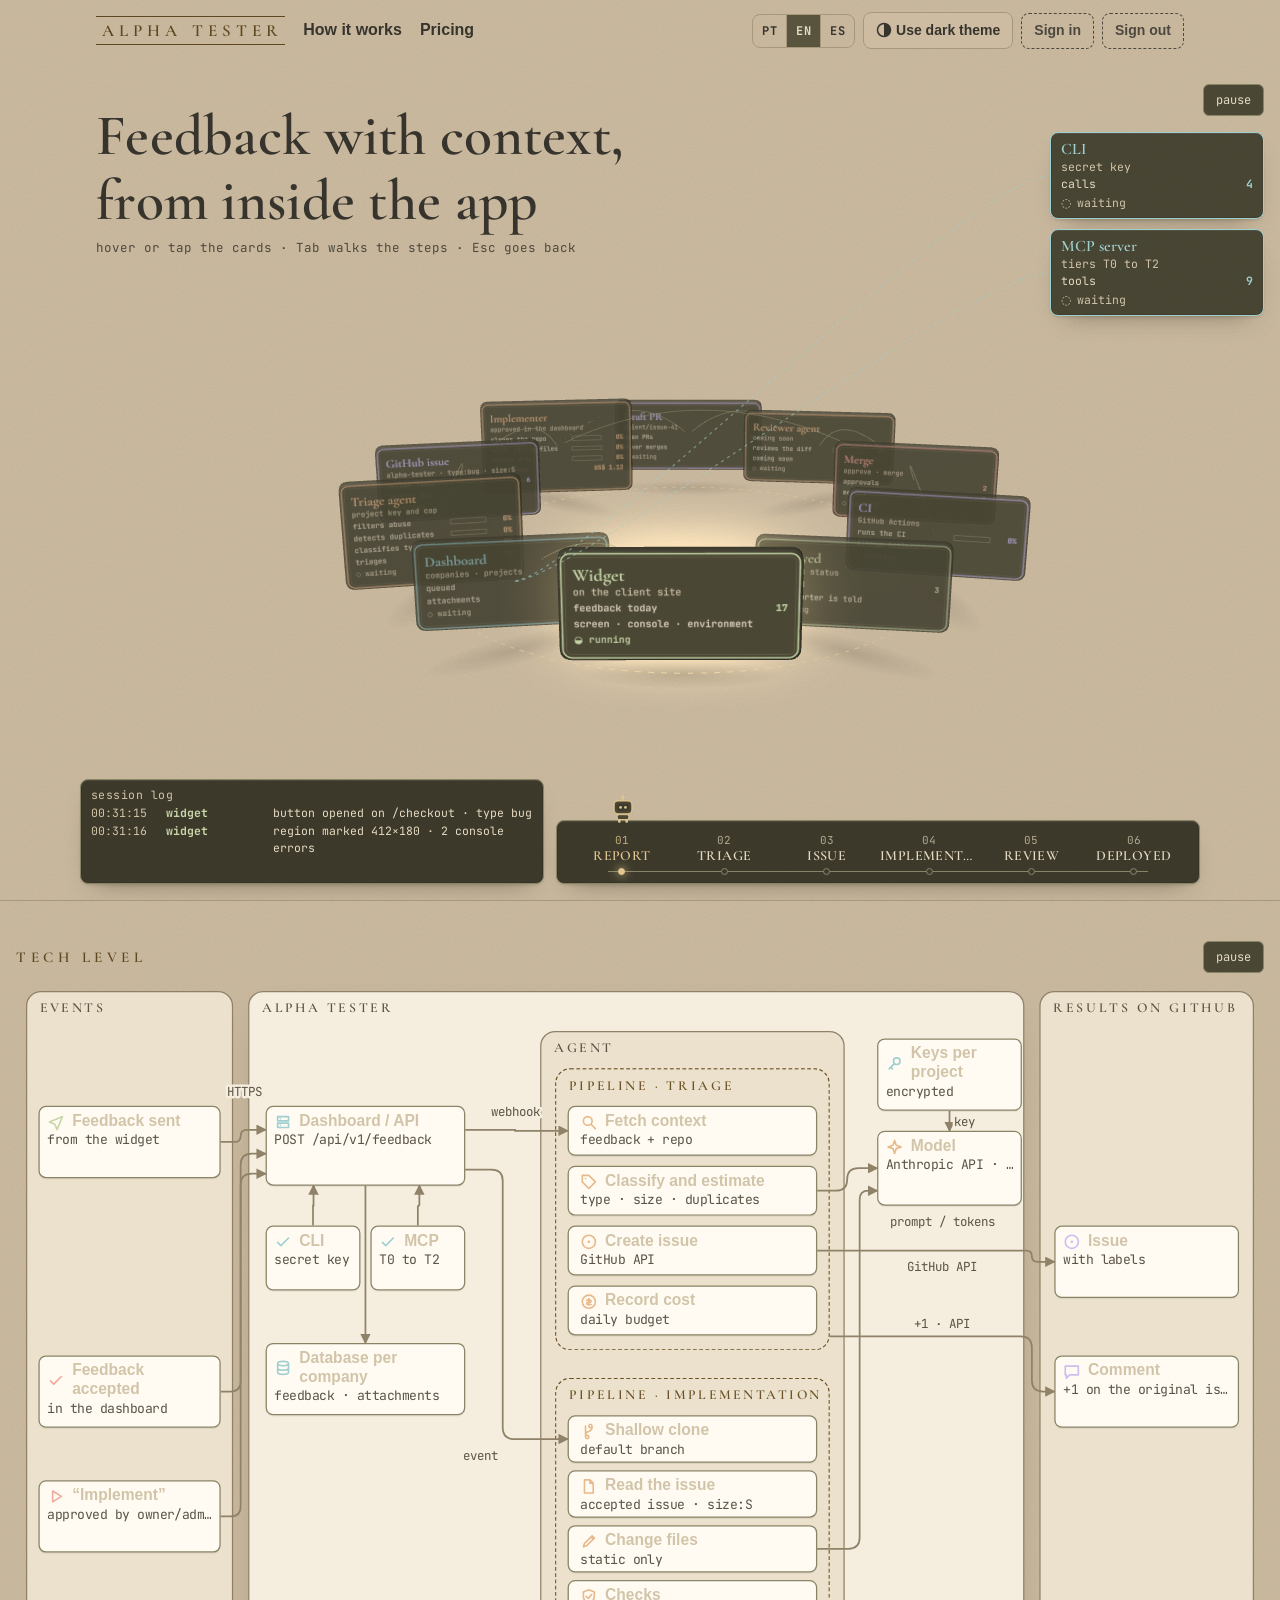
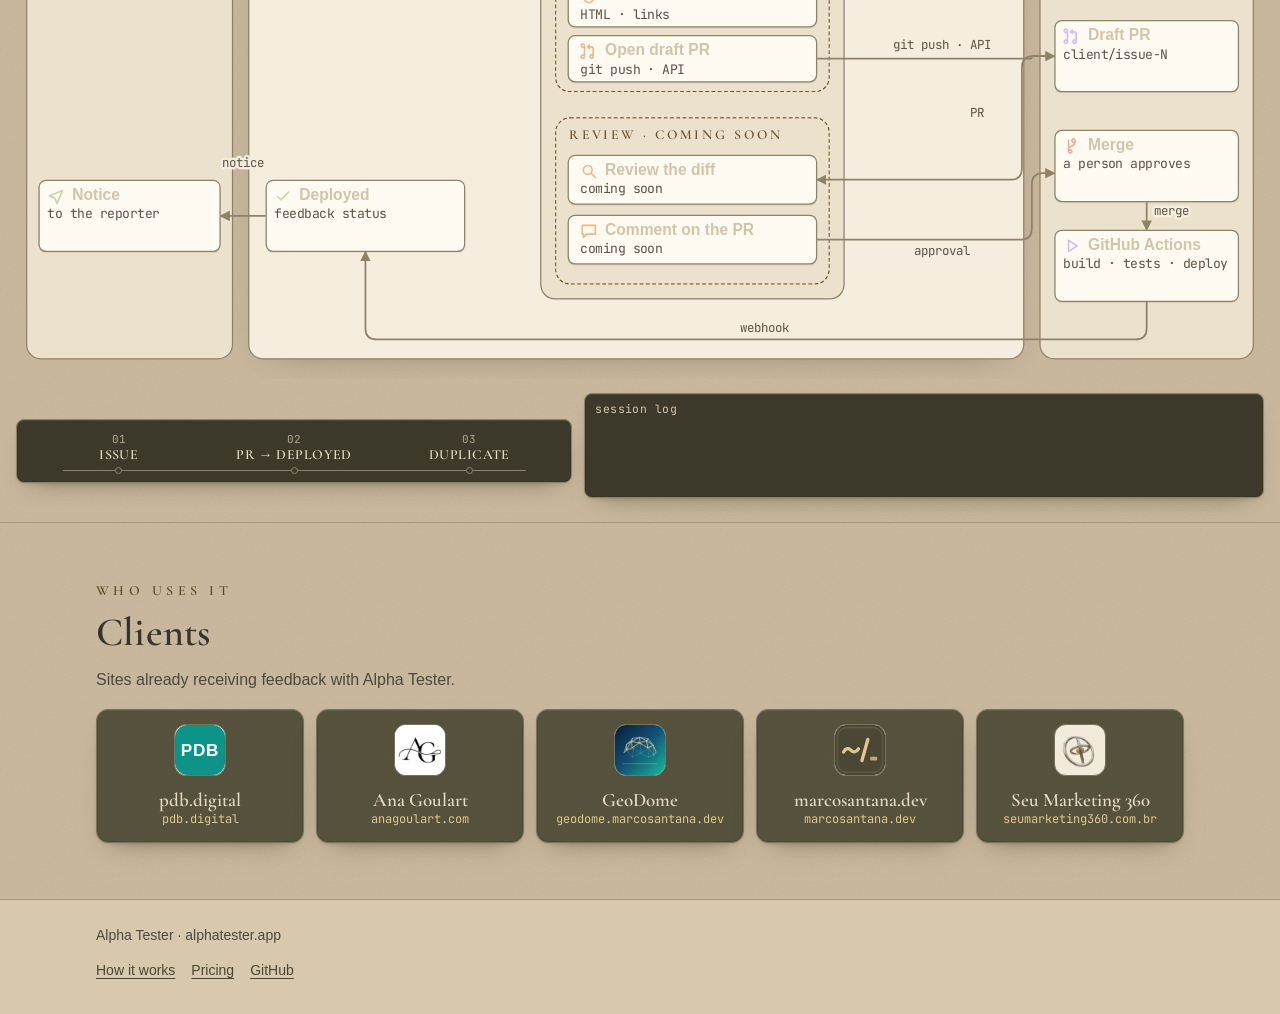
<file: en/index.html>
<!doctype html>
<html lang="en" data-locale-preset="en">
<head>
<!-- generated by scripts/i18n-pages.mjs from the pt-BR page; edit that page and rerun -->
<meta charset="utf-8">
<meta name="viewport" content="width=device-width, initial-scale=1">
<title data-i18n="meta.home.title">Alpha Tester — feedback with context, from inside the app</title>
<meta name="description" content="Alpha Tester: a feedback widget for apps in testing. Reports arrive with the screen, the console and the environment; one agent triages them and opens the GitHub issue, another proposes the fix in a draft PR." data-i18n-attr="content:meta.home.description">
<meta name="color-scheme" content="light dark">
<meta name="theme-color" content="#CDBCA1" media="(prefers-color-scheme: light)">
<meta name="theme-color" content="#17333A" media="(prefers-color-scheme: dark)">
<link rel="canonical" href="https://alphatester.app/en/" data-canonical="">
<link rel="alternate" hreflang="pt-BR" href="https://alphatester.app/">
<link rel="alternate" hreflang="en" href="https://alphatester.app/en/">
<link rel="alternate" hreflang="es" href="https://alphatester.app/es/">
<link rel="alternate" hreflang="x-default" href="https://alphatester.app/">
<meta property="og:type" content="website">
<meta property="og:site_name" content="Alpha Tester">
<meta property="og:locale" content="en_US" data-i18n-attr="content:meta.locale">
<meta property="og:url" content="https://alphatester.app/en/" data-canonical="">
<meta property="og:title" content="Alpha Tester — feedback with context, from inside the app" data-i18n-attr="content:meta.home.ogTitle">
<meta property="og:description" content="From the widget to a draft PR: feedback with context, agent triage, a GitHub issue and a person deciding the merge." data-i18n-attr="content:meta.home.ogDescription">
<meta name="twitter:card" content="summary">
<link rel="icon" href="/assets/favicon.svg" type="image/svg+xml">
<script>
  (function () {
    try {
      var t = localStorage.getItem('alphatester-theme');
      if (t === 'light' || t === 'dark') document.documentElement.setAttribute('data-theme', t);
    } catch (e) { /* storage unavailable: follow the system preference */ }
  })();
</script>
<link rel="stylesheet" href="/assets/site.css">
<script src="/assets/i18n.js" defer></script>
<script src="/assets/theme.js" defer></script>
<script src="/assets/scenes.js" defer></script>
<script src="/assets/loop.js" defer></script>
<script src="/assets/tech.js" defer></script>
<script type="module" src="/assets/hero3d.js"></script>
</head>
<body>
<a class="skip" href="#conteudo" data-i18n="common.skip">Skip to content</a>

<header class="site-header is-over">
  <div class="wrap">
    <a class="brand" href="/en/" data-href="home">ALPHA TESTER</a>
    <nav class="site-nav" aria-label="Main" data-i18n-attr="aria-label:common.nav.main">
      <a href="/en/como-funciona/" data-href="como" data-i18n="common.nav.como">How it works</a>
      <a href="/en/precos/" data-href="precos" data-i18n="common.nav.precos">Pricing</a>
    </nav>
    <div class="header-actions">
      <div class="lang-switch" role="group" aria-label="Language" data-i18n-attr="aria-label:common.lang.label">
        <button type="button" data-lang-btn="pt-BR" lang="pt-BR" aria-label="Português" aria-pressed="false">PT</button>
        <button type="button" data-lang-btn="en" lang="en" aria-label="English" aria-pressed="true">EN</button>
        <button type="button" data-lang-btn="es" lang="es" aria-label="Español" aria-pressed="false">ES</button>
      </div>
      <button type="button" class="theme-toggle" data-theme-toggle hidden>
        <svg viewBox="0 0 16 16" aria-hidden="true"><circle cx="8" cy="8" r="6.5" fill="none" stroke="currentColor" stroke-width="1.5"/><path d="M8 1.5a6.5 6.5 0 0 1 0 13z" fill="currentColor"/></svg><span data-theme-label>Usar tema escuro</span>
      </button>
      <button type="button" class="btn small" aria-disabled="true" title="coming soon" data-i18n="common.signIn" data-i18n-attr="title:common.soon">Sign in</button>
      <button type="button" class="btn small" aria-disabled="true" title="coming soon" data-i18n="common.signOut" data-i18n-attr="title:common.soon">Sign out</button>
    </div>
  </div>
</header>

<main id="conteudo">
  <section class="hero" id="ciclo" aria-labelledby="hero-titulo" data-story="hero" data-view="3d">
    <div class="story-stage" data-stage><button type="button" class="scene-ctl" data-ctl>pausar</button></div>
    <div class="hero-copy">
      <h1 id="hero-titulo" data-i18n="home.h1">Feedback with context, from inside the app</h1>
      <p class="hero-hint"><span class="hint-mouse" data-i18n="home.hint">hover or tap the cards · Tab walks the steps · Esc goes back</span><span class="hint-touch" data-i18n="home.hintTouch">tap a card to read · swipe to change step</span></p>
    </div>
    <ul class="proxies" data-proxies></ul>
    <div class="hero-dock">
      <div class="story-log" data-log></div>
      <nav class="rail" data-rail aria-label="Etapas do ciclo"></nav>
    </div>
    <div data-caption></div>
  </section>

  <section class="techlevel" aria-labelledby="tl-title">
    <div class="wrap">
      <div class="tl-scene" data-story="tech" data-view="tech">
        <div class="level-head"><h2 class="level-title" id="tl-title" data-i18n="home.levels.tech">Tech Level</h2><button type="button" class="scene-ctl" data-ctl>pausar</button></div>
        <div class="story-stage" data-stage></div>
        <div class="tl-bottom">
          <div class="rail" role="group" data-rail aria-label="Etapas do ciclo"></div>
          <div class="story-log" data-log></div>
        </div>
        <ul class="proxies" data-proxies></ul>
        <div data-caption></div>
      </div>
    </div>
  </section>

  <section id="clientes" class="below" aria-labelledby="clientes-titulo">
    <div class="wrap">
      <p class="eyebrow" data-i18n="home.clients.eyebrow">Who uses it</p>
      <h2 id="clientes-titulo" data-i18n="home.clients.title">Clients</h2>
      <p class="muted" data-i18n="home.clients.lead">Sites already receiving feedback with Alpha Tester.</p>
      <ul class="clients">
        <li><a class="client card" href="https://pdb.digital">
          <img src="/assets/clients/pdb-digital.svg" alt="" width="56" height="56">
          <span><strong>pdb.digital</strong><span class="client-url">pdb.digital</span></span>
        </a></li>
        <li><a class="client card" href="https://anagoulart.com">
          <img src="/assets/clients/ana-goulart.png" alt="" width="56" height="56">
          <span><strong>Ana Goulart</strong><span class="client-url">anagoulart.com</span></span>
        </a></li>
        <li><a class="client card" href="https://geodome.marcosantana.dev">
          <img src="/assets/clients/geodome.png" alt="" width="56" height="56">
          <span><strong>GeoDome</strong><span class="client-url">geodome.marcosantana.dev</span></span>
        </a></li>
        <li><a class="client card" href="https://marcosantana.dev">
          <img src="/assets/clients/marcosantana-dev.svg" alt="" width="56" height="56">
          <span><strong>marcosantana.dev</strong><span class="client-url">marcosantana.dev</span></span>
        </a></li>
        <li><a class="client card" href="https://seumarketing360.com.br">
          <img src="/assets/clients/seumarketing360.png" alt="" width="56" height="56">
          <span><strong>Seu Marketing 360</strong><span class="client-url">seumarketing360.com.br</span></span>
        </a></li>
      </ul>
    </div>
  </section>

</main>

<footer class="site-footer">
  <div class="wrap">
    <p data-i18n="common.footer">Alpha Tester · alphatester.app</p>
    <nav aria-label="Footer" data-i18n-attr="aria-label:common.nav.footer">
      <a href="/en/como-funciona/" data-href="como" data-i18n="common.nav.como">How it works</a>
      <a href="/en/precos/" data-href="precos" data-i18n="common.nav.precos">Pricing</a>
      <a href="https://github.com/msant77/alpha-t">GitHub</a>
    </nav>
  </div>
</footer>
<!-- Alpha Tester feedback widget: hidden unless this browser opted in.
     ?alpha=1 turns it on (localStorage.alpha = "1"), ?alpha=0 turns it off.
     Same SDK and dashboard as the testing script (/teste/), on the
     landing's own project; the key alone selects the project. -->
<script>
  (function () {
    var on = false;
    try {
      var q = new URLSearchParams(location.search).get("alpha");
      if (q === "1") localStorage.setItem("alpha", "1");
      if (q === "0") localStorage.removeItem("alpha");
      on = localStorage.getItem("alpha") === "1";
    } catch (e) { /* storage unavailable: the widget stays hidden */ }
    if (!on) return;
    var s = document.createElement("script");
    s.src = "https://dev.alphatester.app/sdk/v1/alpha-tester.umd.js";
    s.onload = function () {
      if (!window.AlphaTester) return;
      AlphaTester.init({
        projectId: "alpha-tester-landing",
        apiKey: "at_pub_r1SFXHb8yXUh_sXqehXW86E3AuGcxyxy",
        endpoint: "https://dev.alphatester.app"
      });
    };
    document.body.appendChild(s);
  })();
</script>
</body>
</html>
</file>
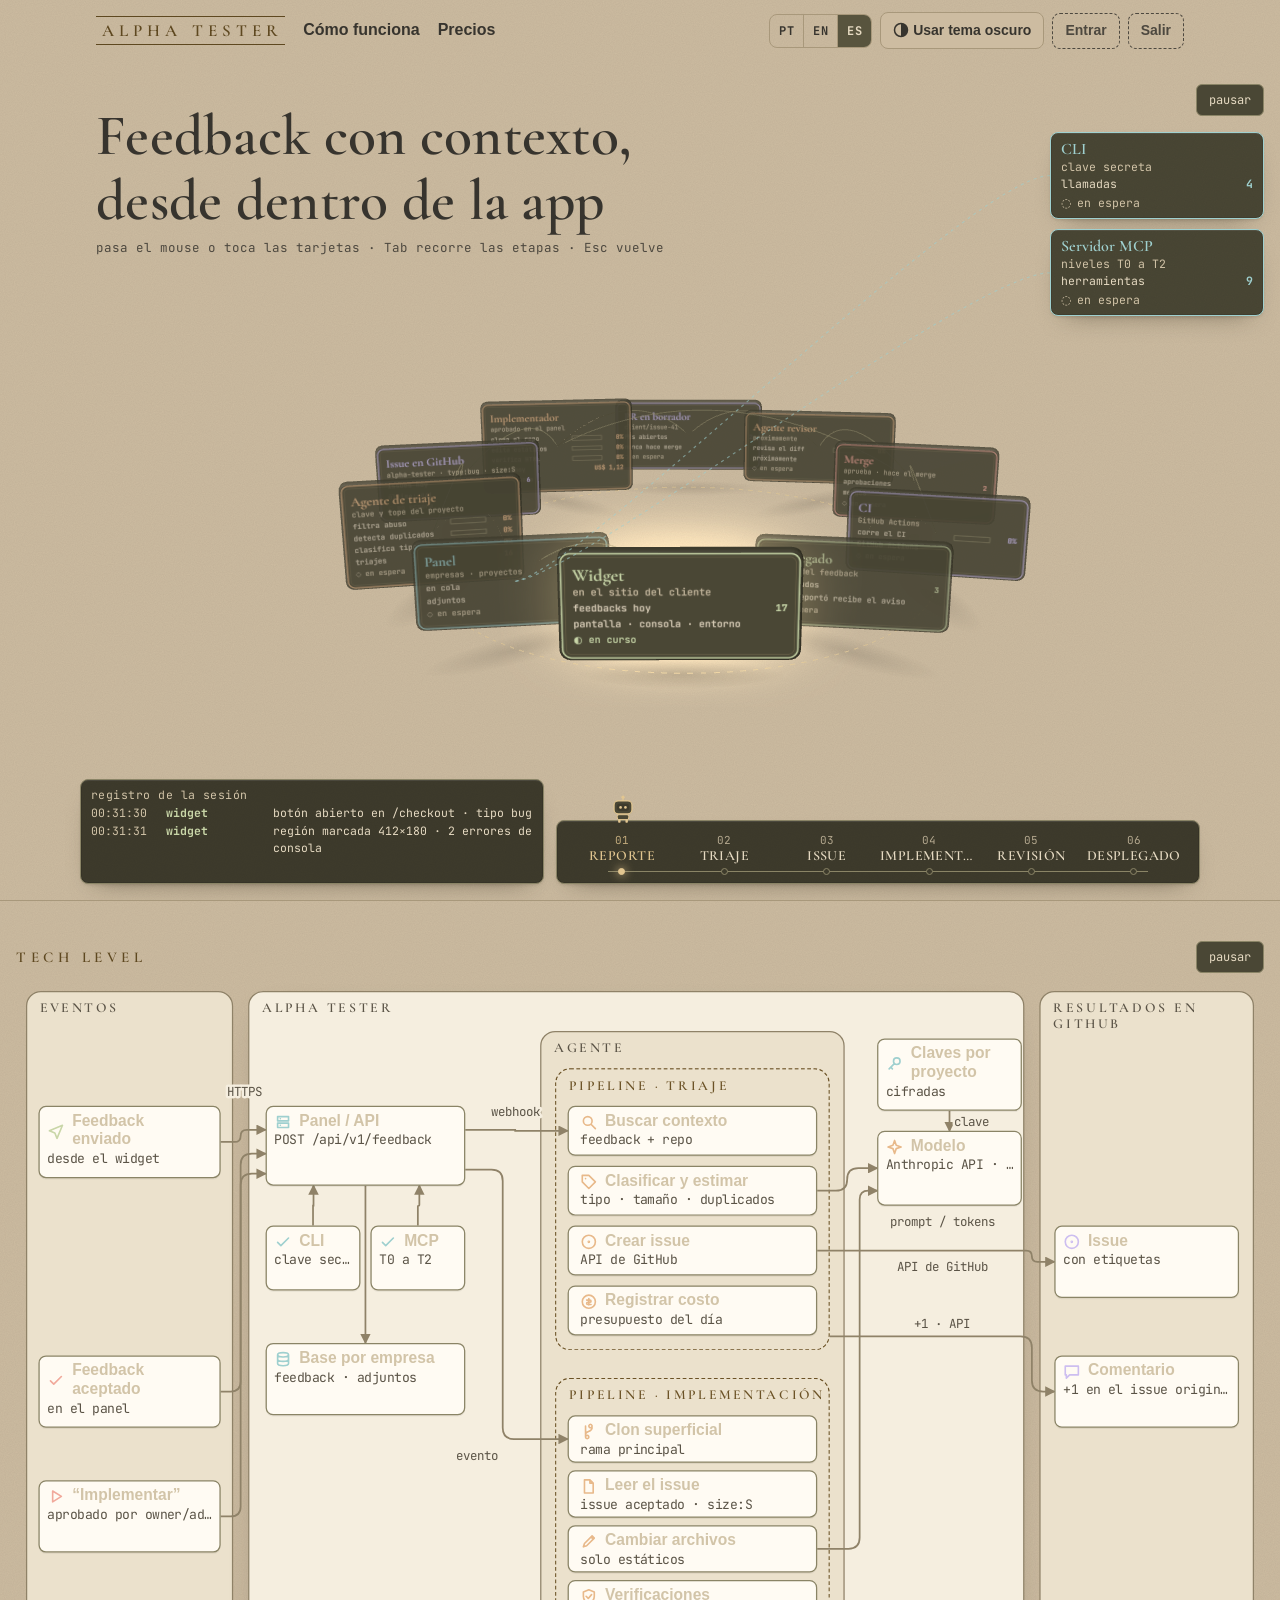
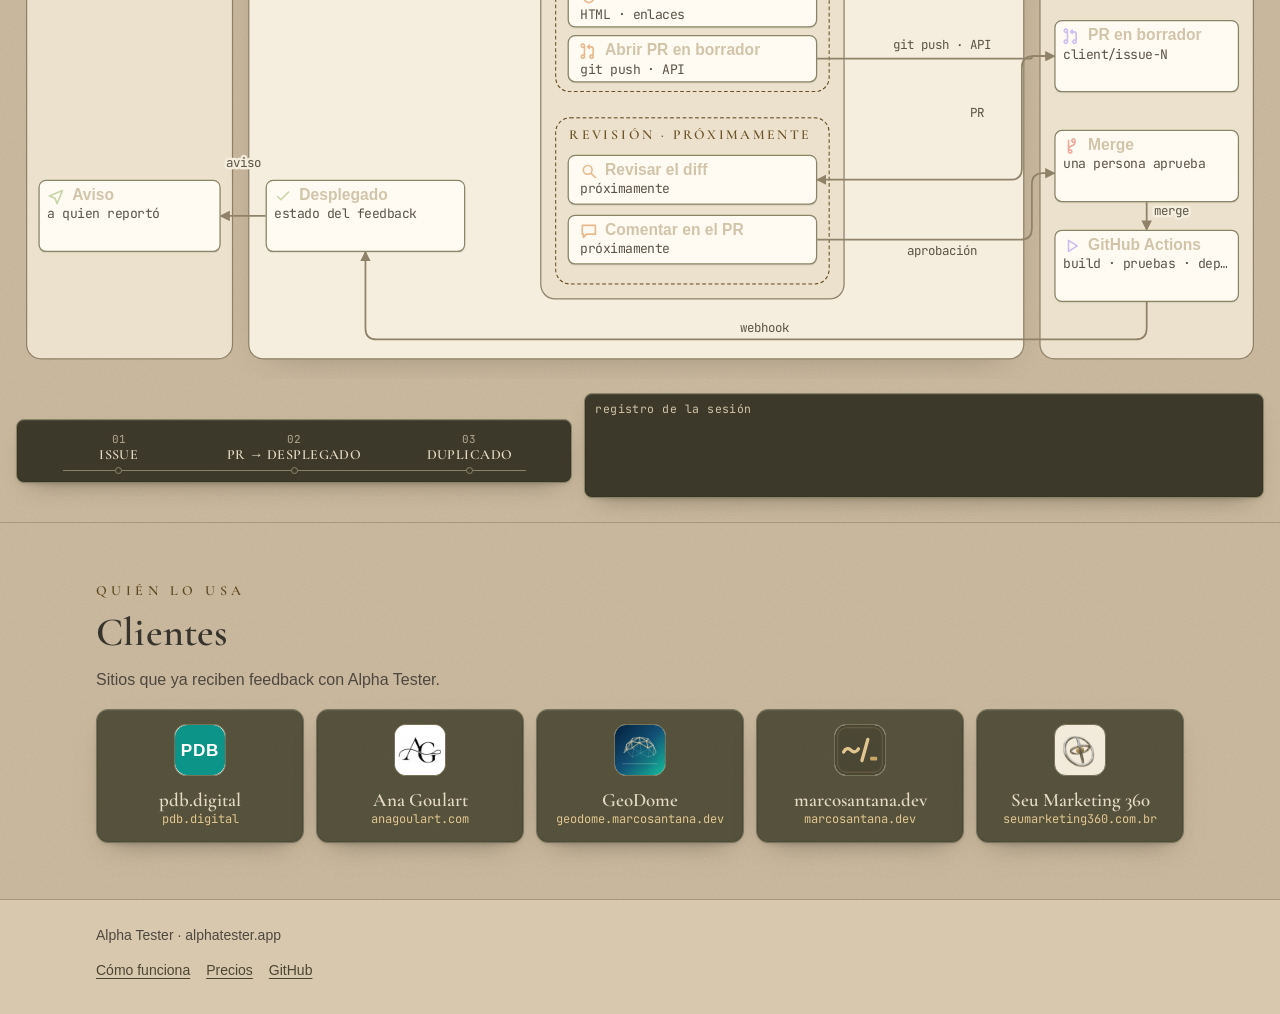
<file: es/index.html>
<!doctype html>
<html lang="es" data-locale-preset="es">
<head>
<!-- generated by scripts/i18n-pages.mjs from the pt-BR page; edit that page and rerun -->
<meta charset="utf-8">
<meta name="viewport" content="width=device-width, initial-scale=1">
<title data-i18n="meta.home.title">Alpha Tester — feedback con contexto, desde dentro de la app</title>
<meta name="description" content="Alpha Tester: un widget de feedback para apps en prueba. El reporte llega con la pantalla, la consola y el entorno; un agente hace el triaje y abre el issue en GitHub, otro propone la corrección en un PR en borrador." data-i18n-attr="content:meta.home.description">
<meta name="color-scheme" content="light dark">
<meta name="theme-color" content="#CDBCA1" media="(prefers-color-scheme: light)">
<meta name="theme-color" content="#17333A" media="(prefers-color-scheme: dark)">
<link rel="canonical" href="https://alphatester.app/es/" data-canonical="">
<link rel="alternate" hreflang="pt-BR" href="https://alphatester.app/">
<link rel="alternate" hreflang="en" href="https://alphatester.app/en/">
<link rel="alternate" hreflang="es" href="https://alphatester.app/es/">
<link rel="alternate" hreflang="x-default" href="https://alphatester.app/">
<meta property="og:type" content="website">
<meta property="og:site_name" content="Alpha Tester">
<meta property="og:locale" content="es_LA" data-i18n-attr="content:meta.locale">
<meta property="og:url" content="https://alphatester.app/es/" data-canonical="">
<meta property="og:title" content="Alpha Tester — feedback con contexto, desde dentro de la app" data-i18n-attr="content:meta.home.ogTitle">
<meta property="og:description" content="Del widget al PR en borrador: feedback con contexto, triaje por agente, issue en GitHub y una persona que decide el merge." data-i18n-attr="content:meta.home.ogDescription">
<meta name="twitter:card" content="summary">
<link rel="icon" href="/assets/favicon.svg" type="image/svg+xml">
<script>
  (function () {
    try {
      var t = localStorage.getItem('alphatester-theme');
      if (t === 'light' || t === 'dark') document.documentElement.setAttribute('data-theme', t);
    } catch (e) { /* storage unavailable: follow the system preference */ }
  })();
</script>
<link rel="stylesheet" href="/assets/site.css">
<script src="/assets/i18n.js" defer></script>
<script src="/assets/theme.js" defer></script>
<script src="/assets/scenes.js" defer></script>
<script src="/assets/loop.js" defer></script>
<script src="/assets/tech.js" defer></script>
<script type="module" src="/assets/hero3d.js"></script>
</head>
<body>
<a class="skip" href="#conteudo" data-i18n="common.skip">Ir al contenido</a>

<header class="site-header is-over">
  <div class="wrap">
    <a class="brand" href="/es/" data-href="home">ALPHA TESTER</a>
    <nav class="site-nav" aria-label="Principal" data-i18n-attr="aria-label:common.nav.main">
      <a href="/es/como-funciona/" data-href="como" data-i18n="common.nav.como">Cómo funciona</a>
      <a href="/es/precos/" data-href="precos" data-i18n="common.nav.precos">Precios</a>
    </nav>
    <div class="header-actions">
      <div class="lang-switch" role="group" aria-label="Idioma" data-i18n-attr="aria-label:common.lang.label">
        <button type="button" data-lang-btn="pt-BR" lang="pt-BR" aria-label="Português" aria-pressed="false">PT</button>
        <button type="button" data-lang-btn="en" lang="en" aria-label="English" aria-pressed="false">EN</button>
        <button type="button" data-lang-btn="es" lang="es" aria-label="Español" aria-pressed="true">ES</button>
      </div>
      <button type="button" class="theme-toggle" data-theme-toggle hidden>
        <svg viewBox="0 0 16 16" aria-hidden="true"><circle cx="8" cy="8" r="6.5" fill="none" stroke="currentColor" stroke-width="1.5"/><path d="M8 1.5a6.5 6.5 0 0 1 0 13z" fill="currentColor"/></svg><span data-theme-label>Usar tema escuro</span>
      </button>
      <button type="button" class="btn small" aria-disabled="true" title="próximamente" data-i18n="common.signIn" data-i18n-attr="title:common.soon">Entrar</button>
      <button type="button" class="btn small" aria-disabled="true" title="próximamente" data-i18n="common.signOut" data-i18n-attr="title:common.soon">Salir</button>
    </div>
  </div>
</header>

<main id="conteudo">
  <section class="hero" id="ciclo" aria-labelledby="hero-titulo" data-story="hero" data-view="3d">
    <div class="story-stage" data-stage><button type="button" class="scene-ctl" data-ctl>pausar</button></div>
    <div class="hero-copy">
      <h1 id="hero-titulo" data-i18n="home.h1">Feedback con contexto, desde dentro de la app</h1>
      <p class="hero-hint"><span class="hint-mouse" data-i18n="home.hint">pasa el mouse o toca las tarjetas · Tab recorre las etapas · Esc vuelve</span><span class="hint-touch" data-i18n="home.hintTouch">toca una tarjeta para leer · desliza para cambiar de etapa</span></p>
    </div>
    <ul class="proxies" data-proxies></ul>
    <div class="hero-dock">
      <div class="story-log" data-log></div>
      <nav class="rail" data-rail aria-label="Etapas do ciclo"></nav>
    </div>
    <div data-caption></div>
  </section>

  <section class="techlevel" aria-labelledby="tl-title">
    <div class="wrap">
      <div class="tl-scene" data-story="tech" data-view="tech">
        <div class="level-head"><h2 class="level-title" id="tl-title" data-i18n="home.levels.tech">Tech Level</h2><button type="button" class="scene-ctl" data-ctl>pausar</button></div>
        <div class="story-stage" data-stage></div>
        <div class="tl-bottom">
          <div class="rail" role="group" data-rail aria-label="Etapas do ciclo"></div>
          <div class="story-log" data-log></div>
        </div>
        <ul class="proxies" data-proxies></ul>
        <div data-caption></div>
      </div>
    </div>
  </section>

  <section id="clientes" class="below" aria-labelledby="clientes-titulo">
    <div class="wrap">
      <p class="eyebrow" data-i18n="home.clients.eyebrow">Quién lo usa</p>
      <h2 id="clientes-titulo" data-i18n="home.clients.title">Clientes</h2>
      <p class="muted" data-i18n="home.clients.lead">Sitios que ya reciben feedback con Alpha Tester.</p>
      <ul class="clients">
        <li><a class="client card" href="https://pdb.digital">
          <img src="/assets/clients/pdb-digital.svg" alt="" width="56" height="56">
          <span><strong>pdb.digital</strong><span class="client-url">pdb.digital</span></span>
        </a></li>
        <li><a class="client card" href="https://anagoulart.com">
          <img src="/assets/clients/ana-goulart.png" alt="" width="56" height="56">
          <span><strong>Ana Goulart</strong><span class="client-url">anagoulart.com</span></span>
        </a></li>
        <li><a class="client card" href="https://geodome.marcosantana.dev">
          <img src="/assets/clients/geodome.png" alt="" width="56" height="56">
          <span><strong>GeoDome</strong><span class="client-url">geodome.marcosantana.dev</span></span>
        </a></li>
        <li><a class="client card" href="https://marcosantana.dev">
          <img src="/assets/clients/marcosantana-dev.svg" alt="" width="56" height="56">
          <span><strong>marcosantana.dev</strong><span class="client-url">marcosantana.dev</span></span>
        </a></li>
        <li><a class="client card" href="https://seumarketing360.com.br">
          <img src="/assets/clients/seumarketing360.png" alt="" width="56" height="56">
          <span><strong>Seu Marketing 360</strong><span class="client-url">seumarketing360.com.br</span></span>
        </a></li>
      </ul>
    </div>
  </section>

</main>

<footer class="site-footer">
  <div class="wrap">
    <p data-i18n="common.footer">Alpha Tester · alphatester.app</p>
    <nav aria-label="Pie de página" data-i18n-attr="aria-label:common.nav.footer">
      <a href="/es/como-funciona/" data-href="como" data-i18n="common.nav.como">Cómo funciona</a>
      <a href="/es/precos/" data-href="precos" data-i18n="common.nav.precos">Precios</a>
      <a href="https://github.com/msant77/alpha-t">GitHub</a>
    </nav>
  </div>
</footer>
<!-- Alpha Tester feedback widget: hidden unless this browser opted in.
     ?alpha=1 turns it on (localStorage.alpha = "1"), ?alpha=0 turns it off.
     Same SDK and dashboard as the testing script (/teste/), on the
     landing's own project; the key alone selects the project. -->
<script>
  (function () {
    var on = false;
    try {
      var q = new URLSearchParams(location.search).get("alpha");
      if (q === "1") localStorage.setItem("alpha", "1");
      if (q === "0") localStorage.removeItem("alpha");
      on = localStorage.getItem("alpha") === "1";
    } catch (e) { /* storage unavailable: the widget stays hidden */ }
    if (!on) return;
    var s = document.createElement("script");
    s.src = "https://dev.alphatester.app/sdk/v1/alpha-tester.umd.js";
    s.onload = function () {
      if (!window.AlphaTester) return;
      AlphaTester.init({
        projectId: "alpha-tester-landing",
        apiKey: "at_pub_r1SFXHb8yXUh_sXqehXW86E3AuGcxyxy",
        endpoint: "https://dev.alphatester.app"
      });
    };
    document.body.appendChild(s);
  })();
</script>
</body>
</html>
</file>
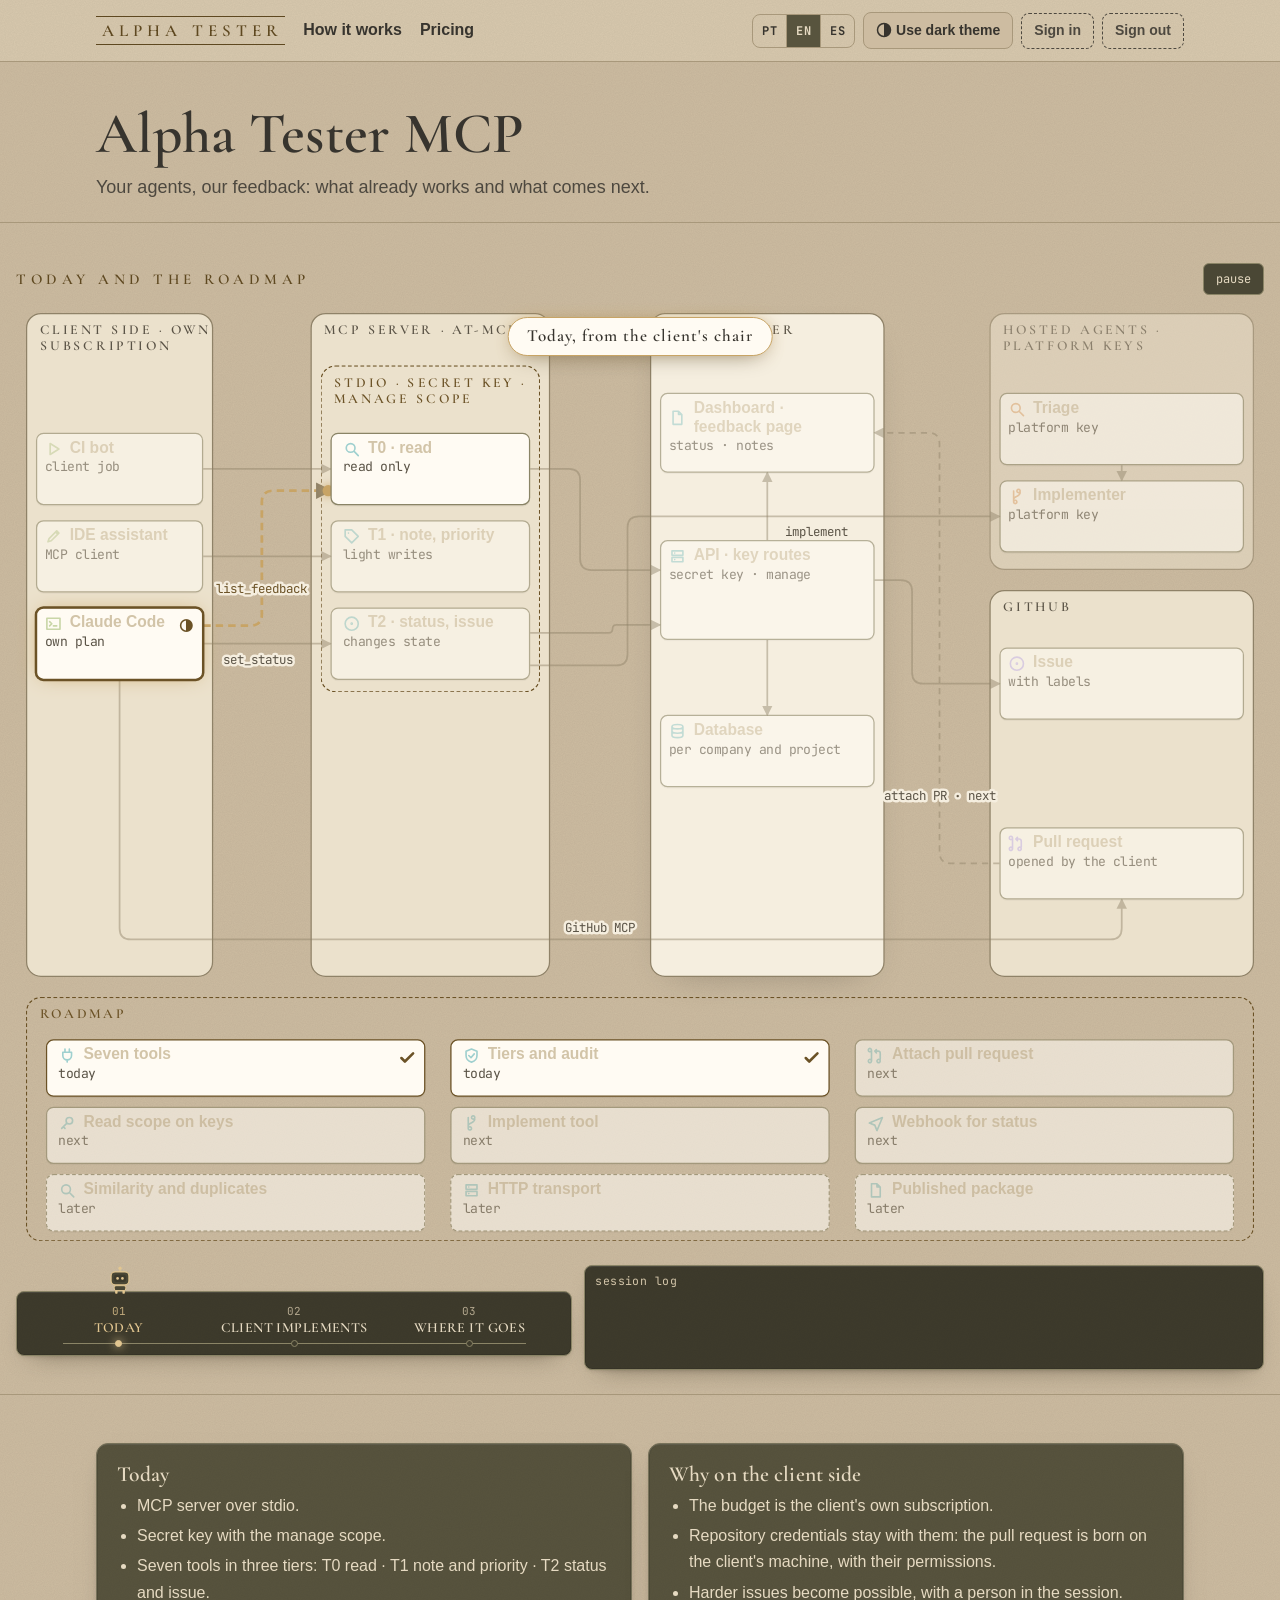
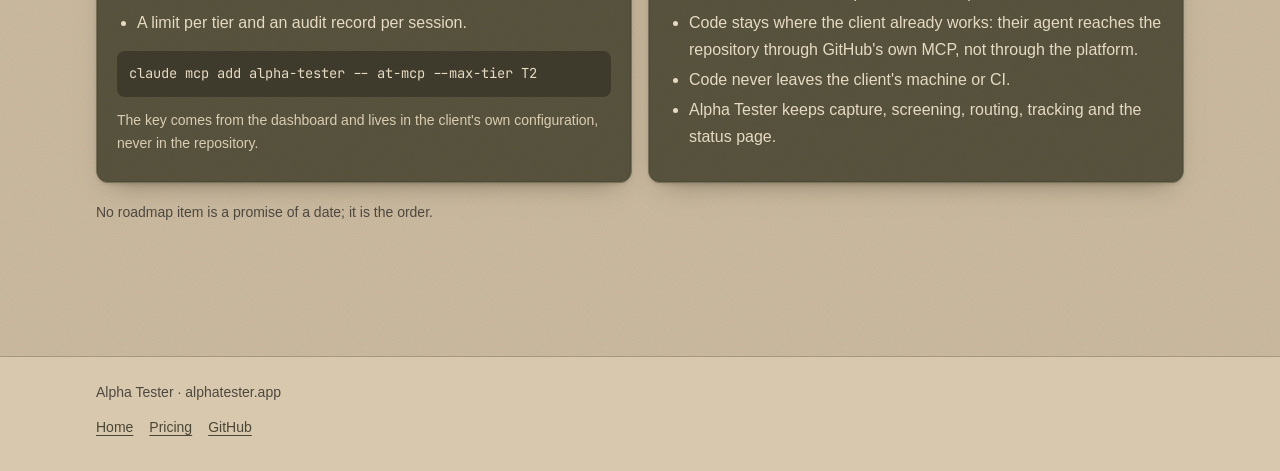
<file: mcp/index.html>
<!doctype html>
<html lang="pt-BR">
<head>
<meta charset="utf-8">
<meta name="viewport" content="width=device-width, initial-scale=1">
<title data-i18n="meta.mcp.title">Alpha Tester MCP</title>
<meta name="description" content="Onde o servidor MCP do Alpha Tester está hoje e para onde ele vai: seus agentes, na sua assinatura, trabalhando nos feedbacks." data-i18n-attr="content:meta.mcp.description">
<meta name="robots" content="noindex, nofollow">
<meta name="color-scheme" content="light dark">
<meta name="theme-color" content="#CDBCA1" media="(prefers-color-scheme: light)">
<meta name="theme-color" content="#17333A" media="(prefers-color-scheme: dark)">
<link rel="canonical" href="https://alphatester.app/mcp/" data-canonical="mcp/">
<link rel="alternate" hreflang="pt-BR" href="https://alphatester.app/mcp/">
<link rel="alternate" hreflang="en" href="https://alphatester.app/en/mcp/">
<link rel="alternate" hreflang="es" href="https://alphatester.app/es/mcp/">
<link rel="alternate" hreflang="x-default" href="https://alphatester.app/mcp/">
<meta property="og:type" content="website">
<meta property="og:site_name" content="Alpha Tester">
<meta property="og:locale" content="pt_BR" data-i18n-attr="content:meta.locale">
<meta property="og:url" content="https://alphatester.app/mcp/" data-canonical="mcp/">
<meta property="og:title" content="Alpha Tester MCP" data-i18n-attr="content:meta.mcp.ogTitle">
<meta property="og:description" content="Seus agentes, nossos feedbacks: o que já funciona no servidor MCP e o que vem a seguir." data-i18n-attr="content:meta.mcp.ogDescription">
<meta name="twitter:card" content="summary">
<link rel="icon" href="/assets/favicon.svg" type="image/svg+xml">
<script>
  (function () {
    try {
      var t = localStorage.getItem('alphatester-theme');
      if (t === 'light' || t === 'dark') document.documentElement.setAttribute('data-theme', t);
    } catch (e) { /* storage unavailable: follow the system preference */ }
  })();
</script>
<link rel="stylesheet" href="/assets/site.css">
<script src="/assets/i18n.js" defer></script>
<script src="/assets/theme.js" defer></script>
<script src="/assets/scenes.js" defer></script>
<script src="/assets/loop.js" defer></script>
<script src="/assets/tech.js" defer></script>
<script src="/assets/mcp.js" defer></script>
</head>
<body>
<a class="skip" href="#conteudo" data-i18n="common.skip">Pular para o conteúdo</a>

<header class="site-header">
  <div class="wrap">
    <a class="brand" href="/" data-href="home">ALPHA TESTER</a>
    <nav class="site-nav" aria-label="Principal" data-i18n-attr="aria-label:common.nav.main">
      <a href="/como-funciona/" data-href="como" data-i18n="common.nav.como">Como funciona</a>
      <a href="/precos/" data-href="precos" data-i18n="common.nav.precos">Preços</a>
    </nav>
    <div class="header-actions">
      <div class="lang-switch" role="group" aria-label="Idioma" data-i18n-attr="aria-label:common.lang.label">
        <button type="button" data-lang-btn="pt-BR" lang="pt-BR" aria-label="Português" aria-pressed="true">PT</button>
        <button type="button" data-lang-btn="en" lang="en" aria-label="English" aria-pressed="false">EN</button>
        <button type="button" data-lang-btn="es" lang="es" aria-label="Español" aria-pressed="false">ES</button>
      </div>
      <button type="button" class="theme-toggle" data-theme-toggle hidden>
        <svg viewBox="0 0 16 16" aria-hidden="true"><circle cx="8" cy="8" r="6.5" fill="none" stroke="currentColor" stroke-width="1.5"/><path d="M8 1.5a6.5 6.5 0 0 1 0 13z" fill="currentColor"/></svg><span data-theme-label>Usar tema escuro</span>
      </button>
      <button type="button" class="btn small" aria-disabled="true" title="em breve" data-i18n="common.signIn" data-i18n-attr="title:common.soon">Entrar</button>
      <button type="button" class="btn small" aria-disabled="true" title="em breve" data-i18n="common.signOut" data-i18n-attr="title:common.soon">Sair</button>
    </div>
  </div>
</header>

<main id="conteudo" class="mcp-page">
  <section class="mcp-intro" aria-labelledby="mcp-titulo">
    <div class="wrap">
      <h1 id="mcp-titulo" data-i18n="mcp.h1">Alpha Tester MCP</h1>
      <p class="lead" data-i18n="mcp.lead">Seus agentes, nossos feedbacks: o que já funciona e o que vem a seguir.</p>
    </div>
  </section>

  <section class="techlevel" aria-labelledby="tl-title">
    <div class="wrap">
      <div class="tl-scene" data-story="mcp" data-view="tech">
        <div class="level-head"><h2 class="level-title" id="tl-title" data-i18n="mcp.scene.title">Hoje e o roteiro</h2><button type="button" class="scene-ctl" data-ctl>pausar</button></div>
        <div class="story-stage" data-stage></div>
        <div class="tl-bottom">
          <div class="rail" role="group" data-rail aria-label="Etapas do ciclo"></div>
          <div class="story-log" data-log></div>
        </div>
        <ul class="proxies" data-proxies></ul>
        <div data-caption></div>
      </div>
    </div>
  </section>

  <section class="mcp-text" aria-label="Hoje e por que no lado do cliente" data-i18n-attr="aria-label:mcp.text.label">
    <div class="wrap">
      <div class="grid two mcp-cols">
        <article class="card">
          <h3 data-i18n="mcp.today.title">Hoje</h3>
          <ul>
            <li data-i18n="mcp.today.l1">Servidor MCP em stdio.</li>
            <li data-i18n="mcp.today.l2">Chave secreta com escopo manage.</li>
            <li data-i18n="mcp.today.l3">Sete ferramentas em três níveis: T0 leitura · T1 nota e prioridade · T2 status e issue.</li>
            <li data-i18n="mcp.today.l4">Limite por nível e registro de auditoria por sessão.</li>
          </ul>
          <pre><code>claude mcp add alpha-tester -- at-mcp --max-tier T2</code></pre>
          <p class="small-print" data-i18n="mcp.today.key">A chave vem do painel e fica na configuração do próprio cliente, nunca no repositório.</p>
        </article>
        <article class="card">
          <h3 data-i18n="mcp.why.title">Por que no lado do cliente</h3>
          <ul>
            <li data-i18n="mcp.why.l1">O orçamento é o da assinatura do próprio cliente.</li>
            <li data-i18n="mcp.why.l2">As credenciais ficam com ele: nenhum token de repositório na plataforma neste caminho.</li>
            <li data-i18n="mcp.why.l3">Issues mais difíceis passam a ser possíveis, com uma pessoa na sessão.</li>
            <li data-i18n="mcp.why.l4">Sem amarra a fornecedor: GitHub, GitLab ou um servidor próprio, a escolha é dele.</li>
            <li data-i18n="mcp.why.l5">O código não sai da máquina nem do CI do cliente.</li>
            <li data-i18n="mcp.why.l6">O Alpha Tester cuida da captura, da triagem, do roteamento, do acompanhamento e da página de status.</li>
          </ul>
        </article>
      </div>
      <p class="small-print mcp-note" data-i18n="mcp.note">Nenhum item do roteiro é promessa de data; é a ordem.</p>
    </div>
  </section>
</main>

<footer class="site-footer">
  <div class="wrap">
    <p data-i18n="common.footer">Alpha Tester · alphatester.app</p>
    <nav aria-label="Rodapé" data-i18n-attr="aria-label:common.nav.footer">
      <a href="/" data-href="home" data-i18n="common.nav.home">Início</a>
      <a href="/precos/" data-href="precos" data-i18n="common.nav.precos">Preços</a>
      <a href="https://github.com/msant77/alpha-t">GitHub</a>
    </nav>
  </div>
</footer>
<!-- Alpha Tester feedback widget: hidden unless this browser opted in.
     ?alpha=1 turns it on (localStorage.alpha = "1"), ?alpha=0 turns it off.
     Same SDK and dashboard as the testing script (/teste/), on the
     landing's own project; the key alone selects the project. -->
<script>
  (function () {
    var on = false;
    try {
      var q = new URLSearchParams(location.search).get("alpha");
      if (q === "1") localStorage.setItem("alpha", "1");
      if (q === "0") localStorage.removeItem("alpha");
      on = localStorage.getItem("alpha") === "1";
    } catch (e) { /* storage unavailable: the widget stays hidden */ }
    if (!on) return;
    var s = document.createElement("script");
    s.src = "https://dev.alphatester.app/sdk/v1/alpha-tester.umd.js";
    s.onload = function () {
      if (!window.AlphaTester) return;
      AlphaTester.init({
        projectId: "alpha-tester-landing",
        apiKey: "at_pub_r1SFXHb8yXUh_sXqehXW86E3AuGcxyxy",
        endpoint: "https://dev.alphatester.app"
      });
    };
    document.body.appendChild(s);
  })();
</script>
</body>
</html>
</file>
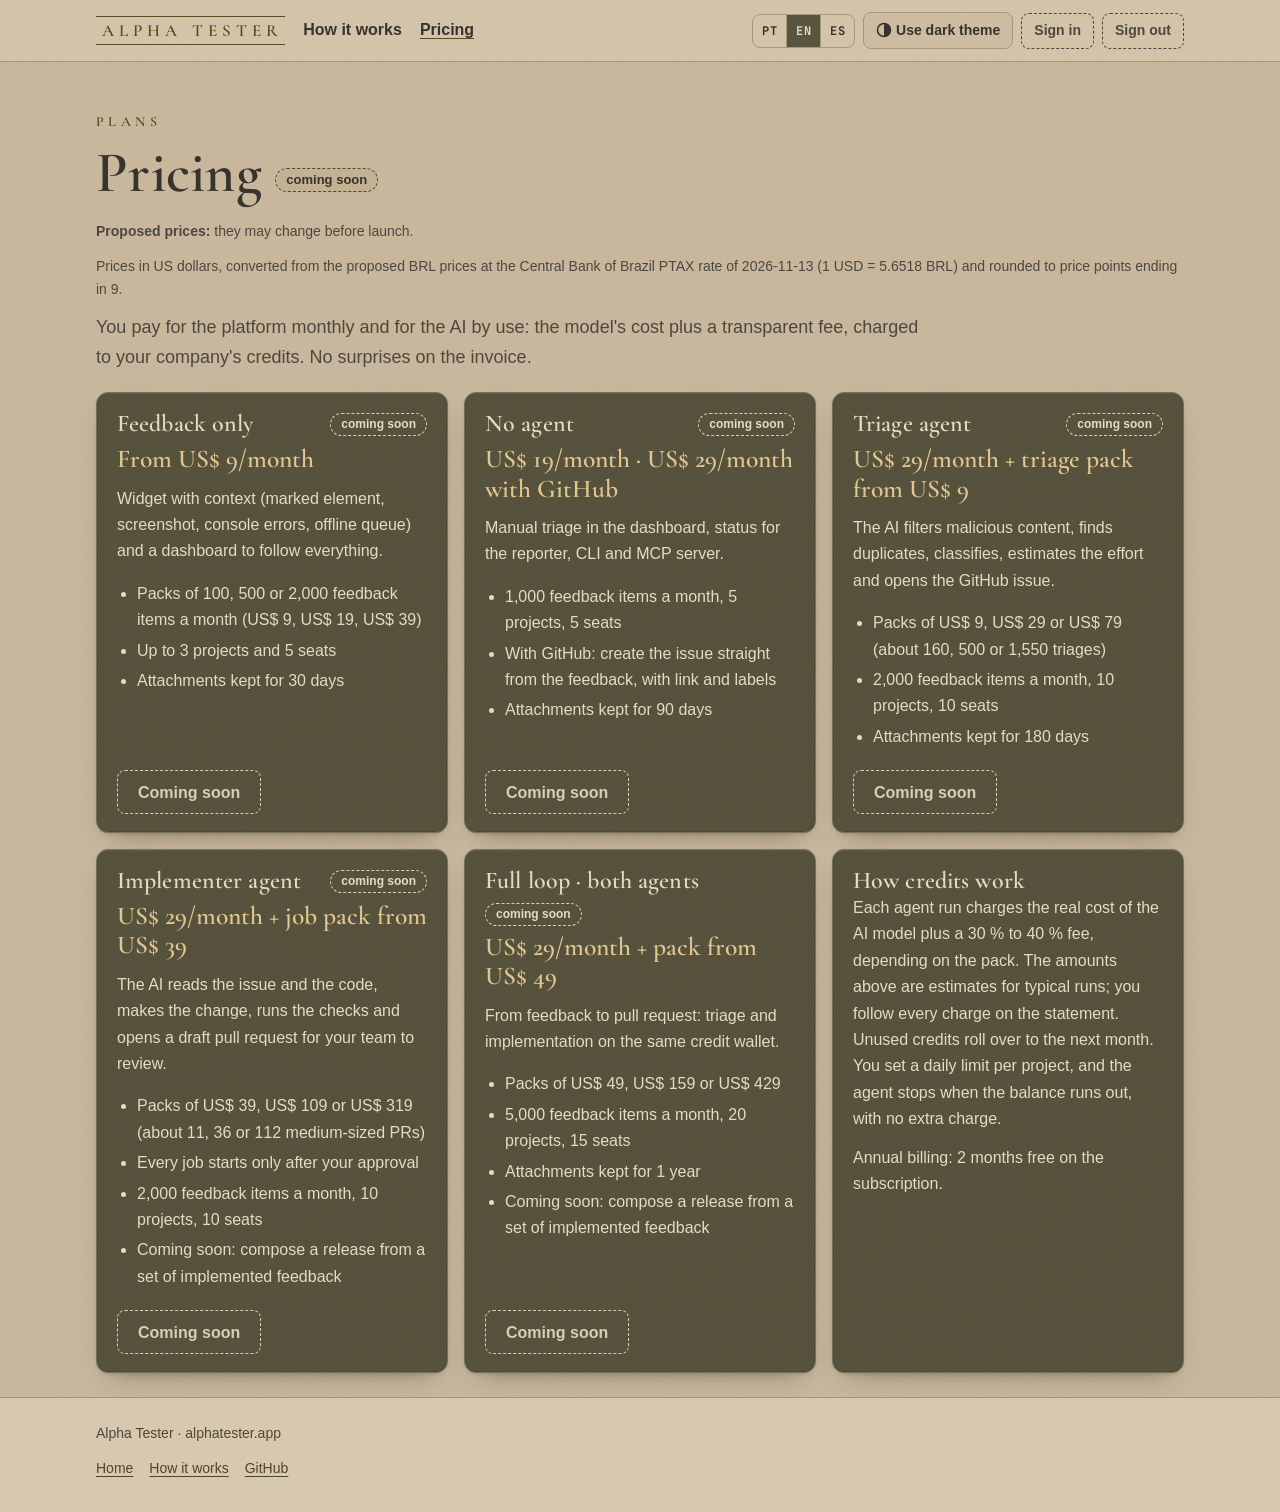
<file: precos/index.html>
<!doctype html>
<html lang="pt-BR">
<head>
<meta charset="utf-8">
<meta name="viewport" content="width=device-width, initial-scale=1">
<title data-i18n="meta.precos.title">Preços — Alpha Tester</title>
<meta name="description" content="Planos do Alpha Tester em proposta: somente feedback, sem agente, agente de triagem, agente implementador e o ciclo completo, com créditos para a IA." data-i18n-attr="content:meta.precos.description">
<meta name="color-scheme" content="light dark">
<meta name="theme-color" content="#CDBCA1" media="(prefers-color-scheme: light)">
<meta name="theme-color" content="#17333A" media="(prefers-color-scheme: dark)">
<link rel="canonical" href="https://alphatester.app/precos/" data-canonical="precos/">
<link rel="alternate" hreflang="pt-BR" href="https://alphatester.app/precos/">
<link rel="alternate" hreflang="en" href="https://alphatester.app/en/precos/">
<link rel="alternate" hreflang="es" href="https://alphatester.app/es/precos/">
<link rel="alternate" hreflang="x-default" href="https://alphatester.app/precos/">
<meta property="og:type" content="website">
<meta property="og:site_name" content="Alpha Tester">
<meta property="og:locale" content="pt_BR" data-i18n-attr="content:meta.locale">
<meta property="og:url" content="https://alphatester.app/precos/" data-canonical="precos/">
<meta property="og:title" content="Preços — Alpha Tester" data-i18n-attr="content:meta.precos.ogTitle">
<meta property="og:description" content="Planos em proposta: a plataforma por mês e a IA pelo que usar, com créditos e limite diário por projeto." data-i18n-attr="content:meta.precos.ogDescription">
<meta name="twitter:card" content="summary">
<link rel="icon" href="/assets/favicon.svg" type="image/svg+xml">
<script>
  (function () {
    try {
      var t = localStorage.getItem('alphatester-theme');
      if (t === 'light' || t === 'dark') document.documentElement.setAttribute('data-theme', t);
    } catch (e) { /* storage unavailable: follow the system preference */ }
  })();
</script>
<link rel="stylesheet" href="/assets/site.css">
<script src="/assets/i18n.js" defer></script>
<script src="/assets/theme.js" defer></script>

</head>
<body>
<a class="skip" href="#conteudo" data-i18n="common.skip">Pular para o conteúdo</a>

<header class="site-header">
  <div class="wrap">
    <a class="brand" href="/" data-href="home">ALPHA TESTER</a>
    <nav class="site-nav" aria-label="Principal" data-i18n-attr="aria-label:common.nav.main">
      <a href="/como-funciona/" data-href="como" data-i18n="common.nav.como">Como funciona</a>
      <a href="/precos/" data-href="precos" data-i18n="common.nav.precos" aria-current="page">Preços</a>
    </nav>
    <div class="header-actions">
      <div class="lang-switch" role="group" aria-label="Idioma" data-i18n-attr="aria-label:common.lang.label">
        <button type="button" data-lang-btn="pt-BR" lang="pt-BR" aria-label="Português" aria-pressed="true">PT</button>
        <button type="button" data-lang-btn="en" lang="en" aria-label="English" aria-pressed="false">EN</button>
        <button type="button" data-lang-btn="es" lang="es" aria-label="Español" aria-pressed="false">ES</button>
      </div>
      <button type="button" class="theme-toggle" data-theme-toggle hidden>
        <svg viewBox="0 0 16 16" aria-hidden="true"><circle cx="8" cy="8" r="6.5" fill="none" stroke="currentColor" stroke-width="1.5"/><path d="M8 1.5a6.5 6.5 0 0 1 0 13z" fill="currentColor"/></svg><span data-theme-label>Usar tema escuro</span>
      </button>
      <button type="button" class="btn small" aria-disabled="true" title="em breve" data-i18n="common.signIn" data-i18n-attr="title:common.soon">Entrar</button>
      <button type="button" class="btn small" aria-disabled="true" title="em breve" data-i18n="common.signOut" data-i18n-attr="title:common.soon">Sair</button>
    </div>
  </div>
</header>

<main id="conteudo" class="precos">
  <section class="precos-intro" aria-labelledby="precos-titulo">
    <div class="wrap">
      <p class="eyebrow" data-i18n="precos.eyebrow">Planos</p>
      <h1 id="precos-titulo"><span data-i18n="precos.title">Preços</span> <span class="badge soon" data-i18n="common.soon">em breve</span></h1>
      <p class="small-print"><strong data-i18n="precos.noteLabel">Valores em proposta:</strong> <span data-i18n="precos.note">podem mudar antes do lançamento.</span></p>
      <p class="small-print" data-i18n="meta.currency.note">Preços em reais. Em inglês e espanhol: dólares convertidos pela PTAX do BCB de 13/11/2026 (1 USD = 5,6518 BRL), arredondados para valores terminados em 9.</p>
      <p class="lead" data-i18n="precos.lead">Você paga a plataforma por mês e a IA pelo que usar: custo do modelo mais uma taxa transparente, debitado de créditos da sua empresa. Sem surpresa na fatura.</p>
      <div class="grid three plans">
        <article class="card plan">
          <div class="plan-head"><h2 class="plan-name" data-i18n="precos.plans.feedback.name">Somente feedback</h2><span class="badge soon" data-i18n="common.soon">em breve</span></div>
          <p class="plan-price" data-i18n="precos.plans.feedback.price">A partir de R$ 29/mês</p>
          <p data-i18n="precos.plans.feedback.desc">Widget com contexto (elemento marcado, captura de tela, erros do console, fila offline) e painel para acompanhar tudo.</p>
          <ul>
            <li data-i18n="precos.plans.feedback.items.0">Pacotes de 100, 500 ou 2.000 feedbacks por mês (R$ 29, R$ 79, R$ 199)</li>
            <li data-i18n="precos.plans.feedback.items.1">Até 3 projetos e 5 assentos</li>
            <li data-i18n="precos.plans.feedback.items.2">Anexos guardados por 30 dias</li>
          </ul>
          <button type="button" class="btn plan-cta" aria-disabled="true" title="em breve" data-i18n="common.soonButton" data-i18n-attr="title:common.soon">Em breve</button>
        </article>
        <article class="card plan">
          <div class="plan-head"><h2 class="plan-name" data-i18n="precos.plans.noAgent.name">Sem agente</h2><span class="badge soon" data-i18n="common.soon">em breve</span></div>
          <p class="plan-price" data-i18n="precos.plans.noAgent.price">R$ 99/mês · R$ 149/mês com GitHub</p>
          <p data-i18n="precos.plans.noAgent.desc">Triagem manual no painel, status para quem relatou, CLI e servidor MCP.</p>
          <ul>
            <li data-i18n="precos.plans.noAgent.items.0">1.000 feedbacks por mês, 5 projetos, 5 assentos</li>
            <li data-i18n="precos.plans.noAgent.items.1">Com GitHub: crie a issue direto do feedback, com link e rótulos</li>
            <li data-i18n="precos.plans.noAgent.items.2">Anexos guardados por 90 dias</li>
          </ul>
          <button type="button" class="btn plan-cta" aria-disabled="true" title="em breve" data-i18n="common.soonButton" data-i18n-attr="title:common.soon">Em breve</button>
        </article>
        <article class="card plan">
          <div class="plan-head"><h2 class="plan-name" data-i18n="precos.plans.triage.name">Agente de triagem</h2><span class="badge soon" data-i18n="common.soon">em breve</span></div>
          <p class="plan-price" data-i18n="precos.plans.triage.price">R$ 149/mês + pacote de triagens a partir de R$ 50</p>
          <p data-i18n="precos.plans.triage.desc">A IA filtra conteúdo malicioso, encontra duplicados, classifica, estima o esforço e abre a issue no GitHub.</p>
          <ul>
            <li data-i18n="precos.plans.triage.items.0">Pacotes de R$ 50, R$ 150 ou R$ 450 (cerca de 160, 500 ou 1.550 triagens)</li>
            <li data-i18n="precos.plans.triage.items.1">2.000 feedbacks por mês, 10 projetos, 10 assentos</li>
            <li data-i18n="precos.plans.triage.items.2">Anexos guardados por 180 dias</li>
          </ul>
          <button type="button" class="btn plan-cta" aria-disabled="true" title="em breve" data-i18n="common.soonButton" data-i18n-attr="title:common.soon">Em breve</button>
        </article>
        <article class="card plan">
          <div class="plan-head"><h2 class="plan-name" data-i18n="precos.plans.implementer.name">Agente implementador</h2><span class="badge soon" data-i18n="common.soon">em breve</span></div>
          <p class="plan-price" data-i18n="precos.plans.implementer.price">R$ 149/mês + pacote de jobs a partir de R$ 200</p>
          <p data-i18n="precos.plans.implementer.desc">A IA lê a issue e o código, faz a alteração, roda as verificações e abre um pull request em rascunho para o seu time revisar.</p>
          <ul>
            <li data-i18n="precos.plans.implementer.items.0">Pacotes de R$ 200, R$ 600 ou R$ 1.800 (cerca de 11, 36 ou 112 PRs de porte médio)</li>
            <li data-i18n="precos.plans.implementer.items.1">Cada job começa só depois da sua aprovação</li>
            <li data-i18n="precos.plans.implementer.items.2">2.000 feedbacks por mês, 10 projetos, 10 assentos</li>
            <li data-i18n="precos.plans.implementer.items.3">Em breve: compor uma release com um conjunto de feedbacks implementados</li>
          </ul>
          <button type="button" class="btn plan-cta" aria-disabled="true" title="em breve" data-i18n="common.soonButton" data-i18n-attr="title:common.soon">Em breve</button>
        </article>
        <article class="card plan">
          <div class="plan-head"><h2 class="plan-name" data-i18n="precos.plans.both.name">Ciclo completo · os dois agentes</h2><span class="badge soon" data-i18n="common.soon">em breve</span></div>
          <p class="plan-price" data-i18n="precos.plans.both.price">R$ 149/mês + pacote a partir de R$ 300</p>
          <p data-i18n="precos.plans.both.desc">Do feedback ao pull request: triagem e implementação na mesma carteira de créditos.</p>
          <ul>
            <li data-i18n="precos.plans.both.items.0">Pacotes de R$ 300, R$ 900 ou R$ 2.400</li>
            <li data-i18n="precos.plans.both.items.1">5.000 feedbacks por mês, 20 projetos, 15 assentos</li>
            <li data-i18n="precos.plans.both.items.2">Anexos guardados por 1 ano</li>
            <li data-i18n="precos.plans.both.items.3">Em breve: compor uma release com um conjunto de feedbacks implementados</li>
          </ul>
          <button type="button" class="btn plan-cta" aria-disabled="true" title="em breve" data-i18n="common.soonButton" data-i18n-attr="title:common.soon">Em breve</button>
        </article>
        <div class="card credits">
          <h2 class="plan-name" data-i18n="precos.credits.title">Como funcionam os créditos</h2>
          <p data-i18n="precos.credits.text">Cada execução de agente debita o custo real do modelo de IA mais uma taxa de 30 % a 40 %, conforme o pacote. As quantidades acima são estimativas para execuções típicas; você acompanha cada débito no extrato. Créditos não usados passam para o mês seguinte. Você define um limite diário por projeto, e o agente para quando o saldo acaba, sem cobrança extra.</p>
          <p data-i18n="precos.credits.annual">Pagamento anual: 2 meses grátis na assinatura.</p>
        </div>
      </div>
    </div>
  </section>
</main>

<footer class="site-footer">
  <div class="wrap">
    <p data-i18n="common.footer">Alpha Tester · alphatester.app</p>
    <nav aria-label="Rodapé" data-i18n-attr="aria-label:common.nav.footer">
      <a href="/" data-href="home" data-i18n="common.nav.home">Início</a>
      <a href="/como-funciona/" data-href="como" data-i18n="common.nav.como">Como funciona</a>
      <a href="https://github.com/msant77/alpha-t">GitHub</a>
    </nav>
  </div>
</footer>
<!-- Alpha Tester feedback widget: hidden unless this browser opted in.
     ?alpha=1 turns it on (localStorage.alpha = "1"), ?alpha=0 turns it off.
     Same SDK and dashboard as the testing script (/teste/), on the
     landing's own project; the key alone selects the project. -->
<script>
  (function () {
    var on = false;
    try {
      var q = new URLSearchParams(location.search).get("alpha");
      if (q === "1") localStorage.setItem("alpha", "1");
      if (q === "0") localStorage.removeItem("alpha");
      on = localStorage.getItem("alpha") === "1";
    } catch (e) { /* storage unavailable: the widget stays hidden */ }
    if (!on) return;
    var s = document.createElement("script");
    s.src = "https://dev.alphatester.app/sdk/v1/alpha-tester.umd.js";
    s.onload = function () {
      if (!window.AlphaTester) return;
      AlphaTester.init({
        projectId: "alpha-tester-landing",
        apiKey: "at_pub_r1SFXHb8yXUh_sXqehXW86E3AuGcxyxy",
        endpoint: "https://dev.alphatester.app"
      });
    };
    document.body.appendChild(s);
  })();
</script>
</body>
</html>
</file>
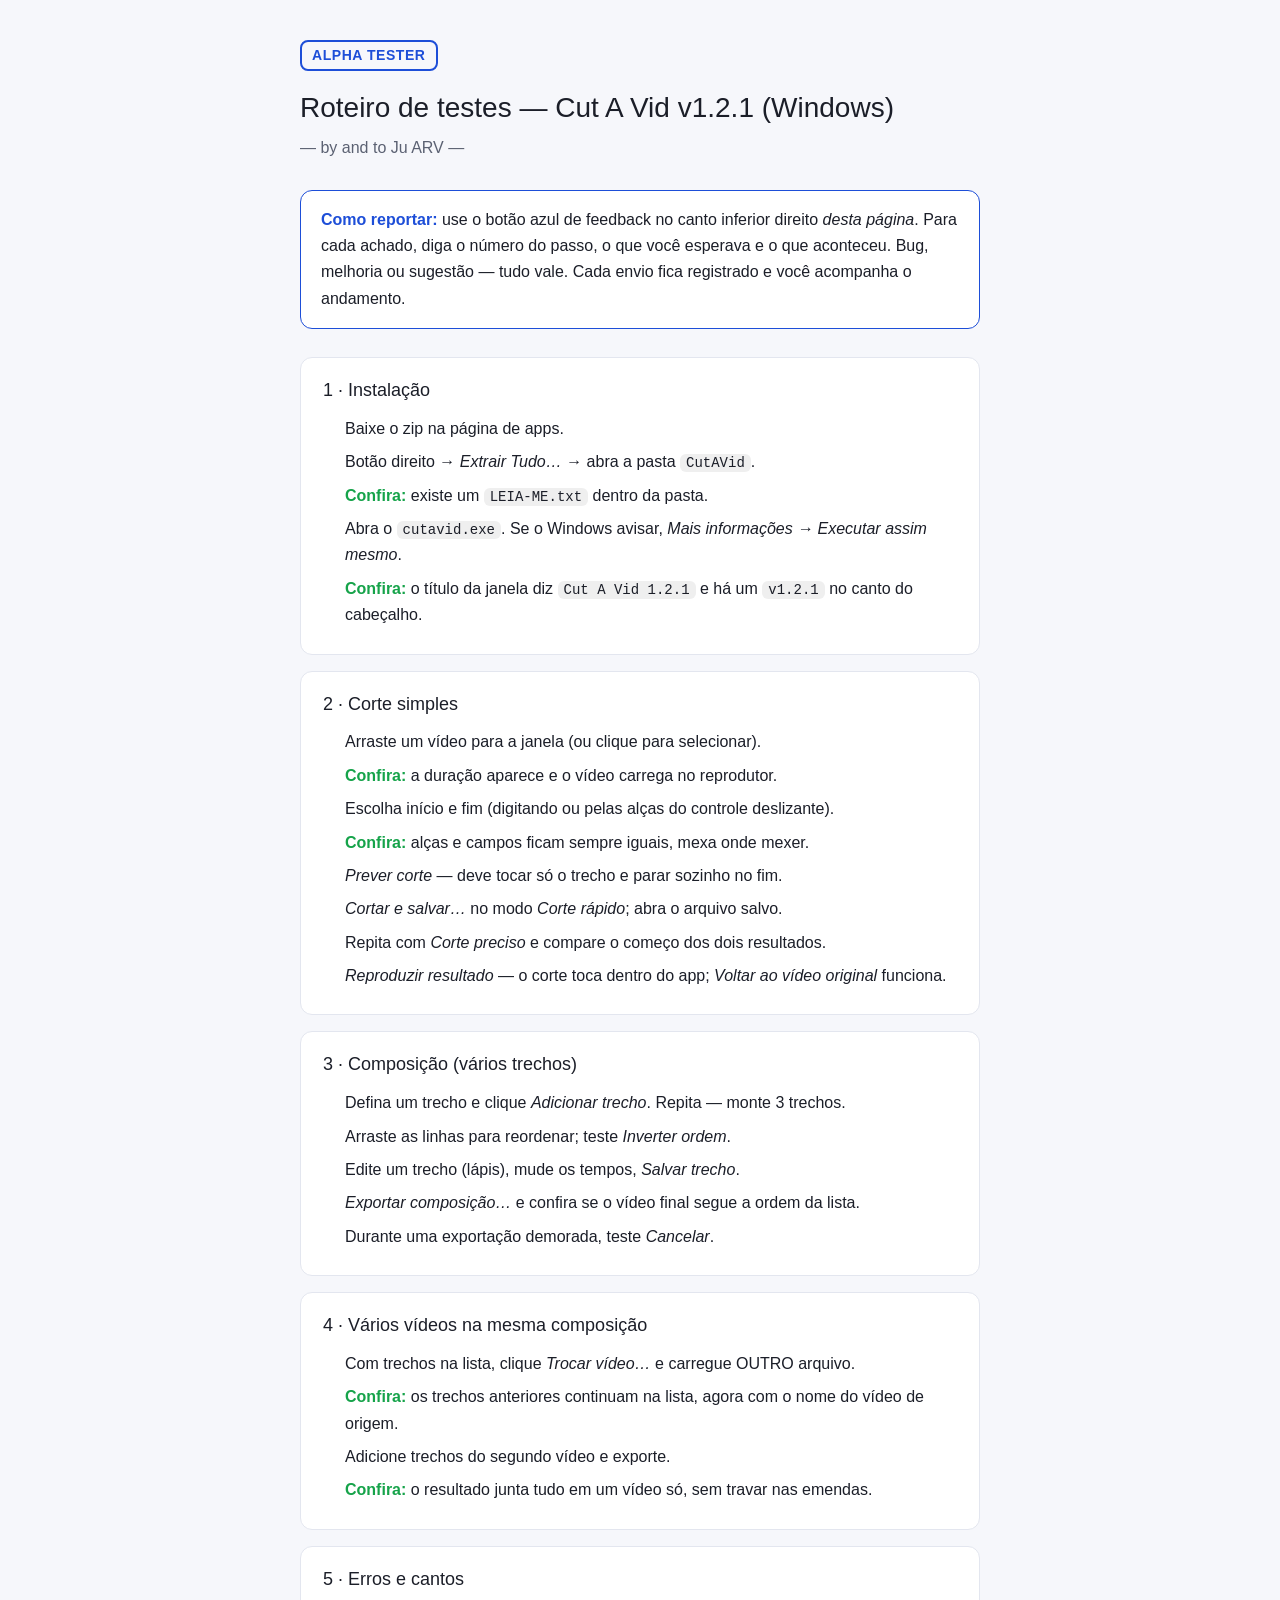
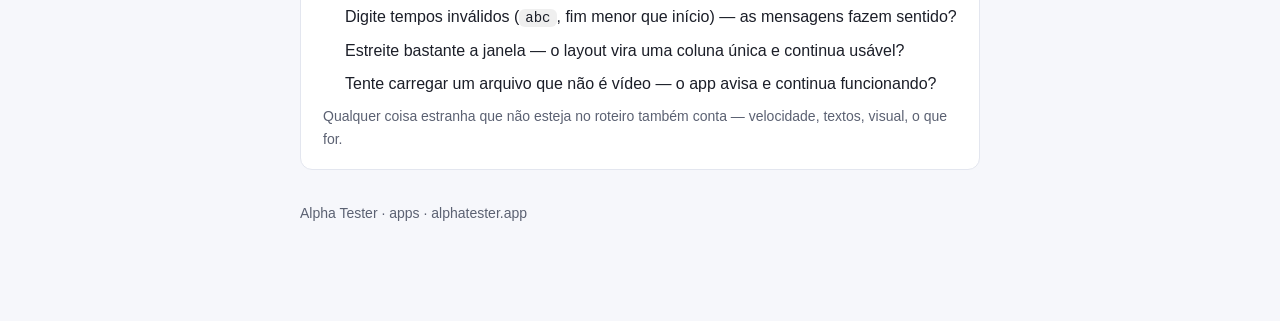
<file: apps/teste/index.html>
<!doctype html>
<html lang="pt-BR">
<head>
<meta charset="utf-8">
<meta name="viewport" content="width=device-width, initial-scale=1">
<title>Roteiro de testes — Cut A Vid</title>
<meta name="robots" content="noindex">
<style>
  :root {
    --bg: #f6f7fb; --card: #ffffff; --text: #1b1e28; --muted: #5b6172;
    --accent: #1d4ed8; --border: #e3e6ef; --ok: #16a34a;
  }
  @media (prefers-color-scheme: dark) {
    :root {
      --bg: #12141c; --card: #1b1e28; --text: #e9ebf2; --muted: #9aa1b5;
      --accent: #4c6ef5; --border: #2a2e3d; --ok: #4ade80;
    }
  }
  * { box-sizing: border-box; }
  body { margin: 0; background: var(--bg); color: var(--text);
         font: 16px/1.65 -apple-system, "Segoe UI", Roboto, sans-serif; }
  .wrap { max-width: 720px; margin: 0 auto; padding: 40px 20px 96px; }
  .brand { display: inline-block; font-weight: 800; letter-spacing: .04em;
           color: var(--accent); border: 2px solid var(--accent);
           border-radius: 8px; padding: 2px 10px; font-size: 14px; }
  h1 { margin: 14px 0 4px; font-size: 28px; }
  .sub { color: var(--muted); margin: 0 0 28px; }
  .howto { background: var(--card); border: 1px solid var(--accent);
           border-radius: 12px; padding: 16px 20px; margin-bottom: 28px; }
  .howto strong { color: var(--accent); }
  section { background: var(--card); border: 1px solid var(--border);
            border-radius: 12px; padding: 18px 22px; margin-bottom: 16px; }
  h2 { margin: 0 0 10px; font-size: 18px; }
  ol { margin: 0; padding-left: 22px; }
  li { margin: 7px 0; }
  li::marker { color: var(--accent); font-weight: 700; }
  .check { color: var(--ok); font-weight: 600; }
  code { background: rgba(125,125,125,.12); padding: 1px 6px;
         border-radius: 6px; font-size: 14px; }
  .note { color: var(--muted); font-size: 14px; }
  footer { margin-top: 32px; color: var(--muted); font-size: 14px; }
  footer a { color: inherit; }
</style>
</head>
<body>
<div class="wrap">
  <span class="brand">ALPHA TESTER</span>
  <h1>Roteiro de testes — Cut A Vid v1.2.1 (Windows)</h1>
  <p class="sub">— by and to Ju ARV —</p>

  <div class="howto">
    <strong>Como reportar:</strong> use o botão azul de feedback no canto
    inferior direito <em>desta página</em>. Para cada achado, diga o número
    do passo, o que você esperava e o que aconteceu. Bug, melhoria ou
    sugestão — tudo vale. Cada envio fica registrado e você acompanha o
    andamento.
  </div>

  <section>
    <h2>1 · Instalação</h2>
    <ol>
      <li>Baixe o zip na <a href="https://apps.alphatester.app">página de apps</a>.</li>
      <li>Botão direito → <em>Extrair Tudo…</em> → abra a pasta <code>CutAVid</code>.</li>
      <li><span class="check">Confira:</span> existe um <code>LEIA-ME.txt</code> dentro da pasta.</li>
      <li>Abra o <code>cutavid.exe</code>. Se o Windows avisar, <em>Mais informações → Executar assim mesmo</em>.</li>
      <li><span class="check">Confira:</span> o título da janela diz <code>Cut A Vid 1.2.1</code> e há um <code>v1.2.1</code> no canto do cabeçalho.</li>
    </ol>
  </section>

  <section>
    <h2>2 · Corte simples</h2>
    <ol>
      <li>Arraste um vídeo para a janela (ou clique para selecionar).</li>
      <li><span class="check">Confira:</span> a duração aparece e o vídeo carrega no reprodutor.</li>
      <li>Escolha início e fim (digitando ou pelas alças do controle deslizante).</li>
      <li><span class="check">Confira:</span> alças e campos ficam sempre iguais, mexa onde mexer.</li>
      <li><em>Prever corte</em> — deve tocar só o trecho e parar sozinho no fim.</li>
      <li><em>Cortar e salvar…</em> no modo <em>Corte rápido</em>; abra o arquivo salvo.</li>
      <li>Repita com <em>Corte preciso</em> e compare o começo dos dois resultados.</li>
      <li><em>Reproduzir resultado</em> — o corte toca dentro do app; <em>Voltar ao vídeo original</em> funciona.</li>
    </ol>
  </section>

  <section>
    <h2>3 · Composição (vários trechos)</h2>
    <ol>
      <li>Defina um trecho e clique <em>Adicionar trecho</em>. Repita — monte 3 trechos.</li>
      <li>Arraste as linhas para reordenar; teste <em>Inverter ordem</em>.</li>
      <li>Edite um trecho (lápis), mude os tempos, <em>Salvar trecho</em>.</li>
      <li><em>Exportar composição…</em> e confira se o vídeo final segue a ordem da lista.</li>
      <li>Durante uma exportação demorada, teste <em>Cancelar</em>.</li>
    </ol>
  </section>

  <section>
    <h2>4 · Vários vídeos na mesma composição</h2>
    <ol>
      <li>Com trechos na lista, clique <em>Trocar vídeo…</em> e carregue OUTRO arquivo.</li>
      <li><span class="check">Confira:</span> os trechos anteriores continuam na lista, agora com o nome do vídeo de origem.</li>
      <li>Adicione trechos do segundo vídeo e exporte.</li>
      <li><span class="check">Confira:</span> o resultado junta tudo em um vídeo só, sem travar nas emendas.</li>
    </ol>
  </section>

  <section>
    <h2>5 · Erros e cantos</h2>
    <ol>
      <li>Digite tempos inválidos (<code>abc</code>, fim menor que início) — as mensagens fazem sentido?</li>
      <li>Estreite bastante a janela — o layout vira uma coluna única e continua usável?</li>
      <li>Tente carregar um arquivo que não é vídeo — o app avisa e continua funcionando?</li>
    </ol>
    <p class="note">Qualquer coisa estranha que não esteja no roteiro também
    conta — velocidade, textos, visual, o que for.</p>
  </section>

  <footer>Alpha Tester · <a href="https://apps.alphatester.app">apps</a> ·
  <a href="https://alphatester.app">alphatester.app</a></footer>
</div>

<script src="alpha-tester.umd.js"></script>
<script>
  AlphaTester.init({
    projectId: "e934b8b4-d015-4334-8cca-7b5d4ff08334",
    apiKey: "at_pub_Zzn0ILakn-7ei-riETQC9Tywg9IsXEJO",
    endpoint: "https://dev.alphatester.app",
    user: { name: "Ju ARV" }
  });
</script>
</body>
</html>
</file>
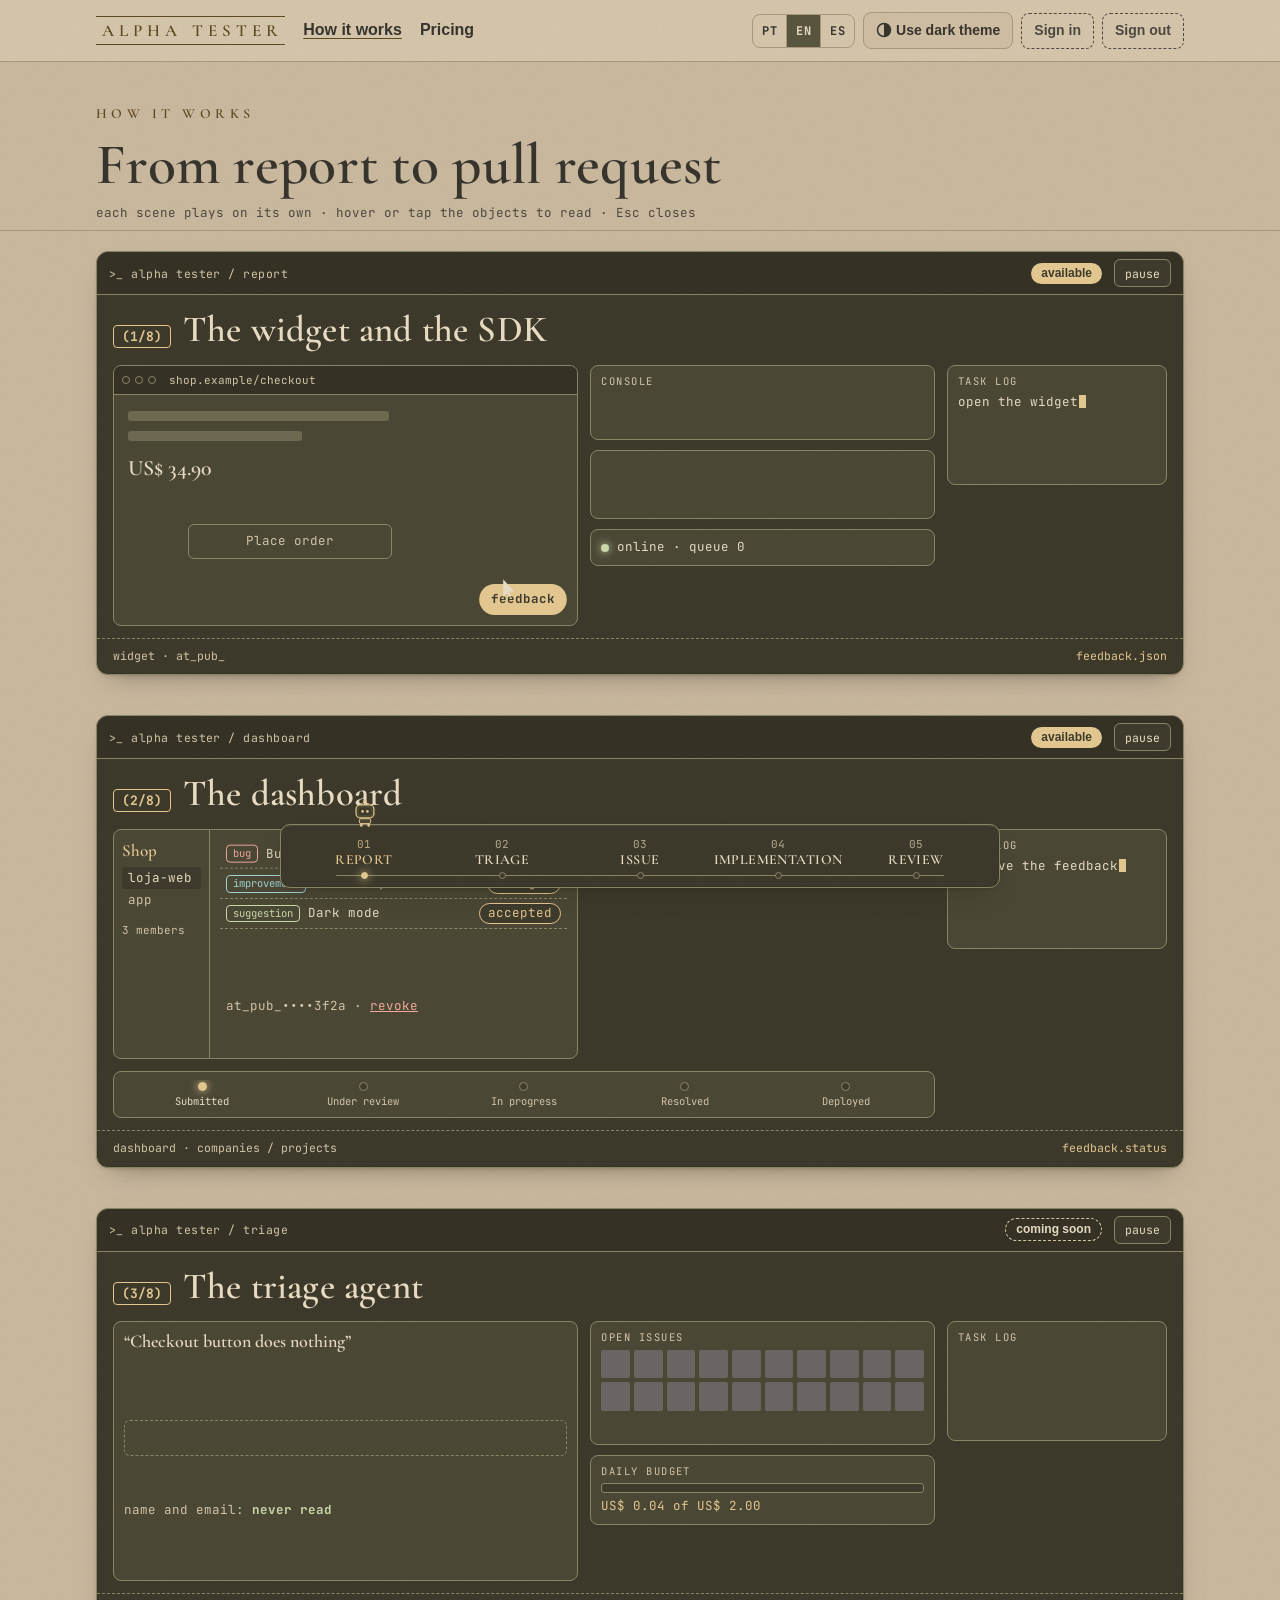
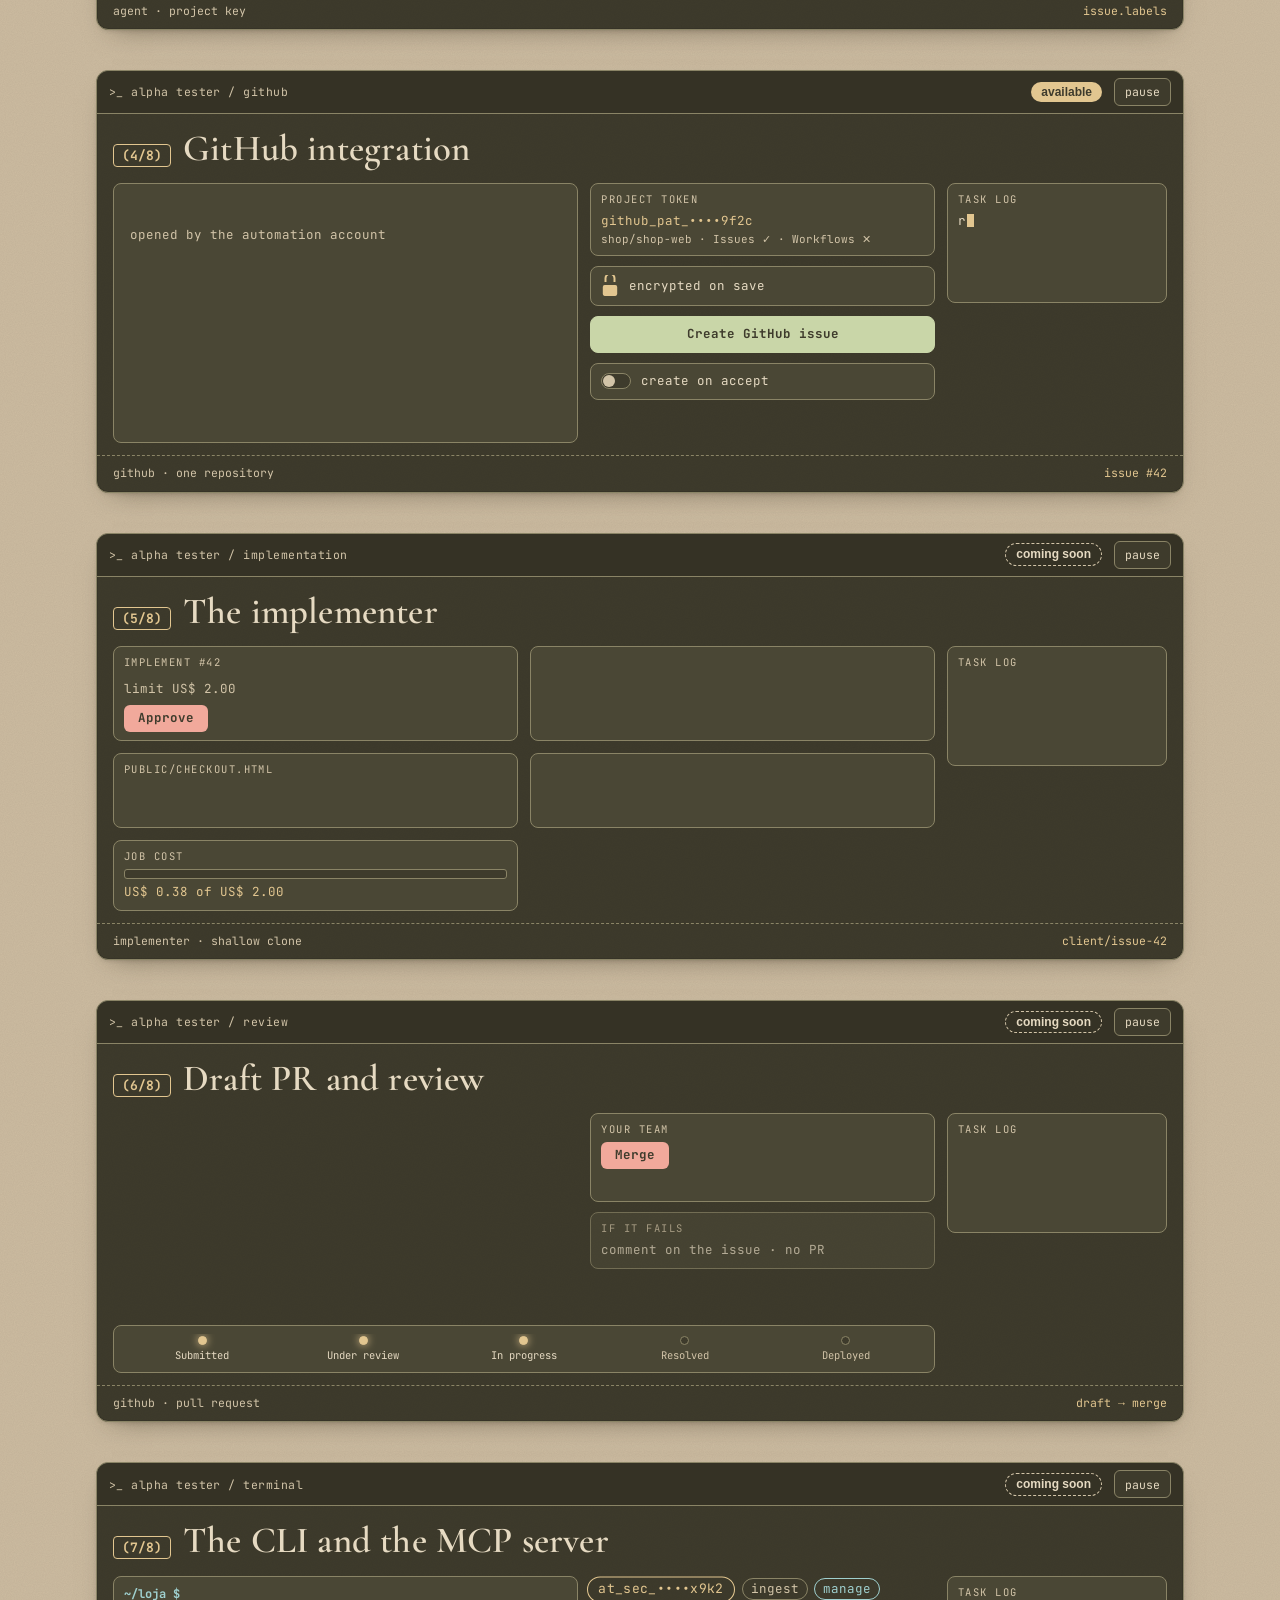
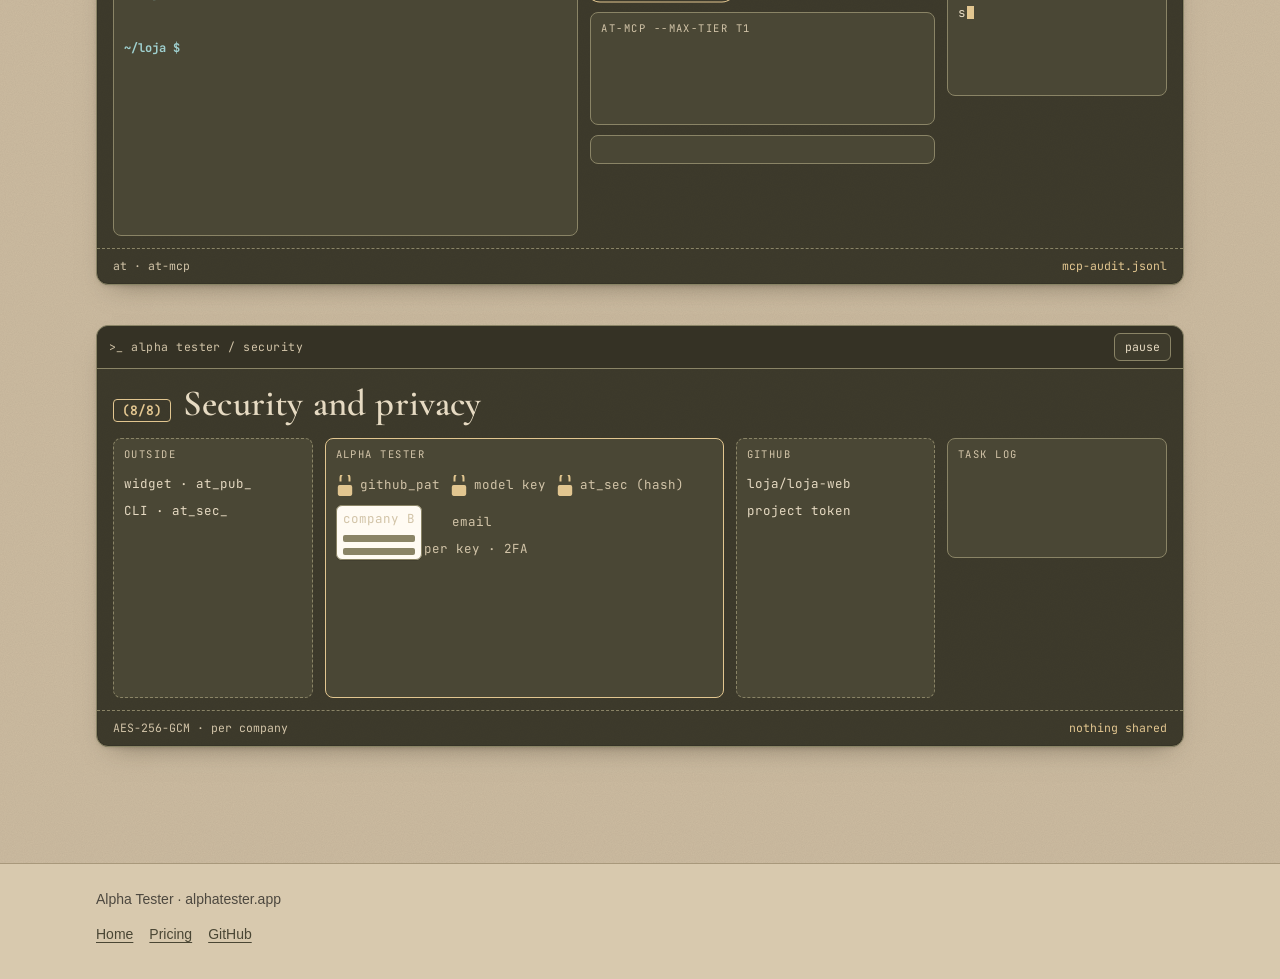
<file: en/como-funciona/index.html>
<!doctype html>
<html lang="en" data-locale-preset="en">
<head>
<!-- generated by scripts/i18n-pages.mjs from the pt-BR page; edit that page and rerun -->
<meta charset="utf-8">
<meta name="viewport" content="width=device-width, initial-scale=1">
<title data-i18n="meta.como.title">How it works — Alpha Tester</title>
<meta name="description" content="How Alpha Tester works, in scenes: widget and SDK, dashboard, triage agent, GitHub, implementer, review, CLI and MCP server, security and privacy." data-i18n-attr="content:meta.como.description">
<meta name="color-scheme" content="light dark">
<meta name="theme-color" content="#CDBCA1" media="(prefers-color-scheme: light)">
<meta name="theme-color" content="#17333A" media="(prefers-color-scheme: dark)">
<link rel="canonical" href="https://alphatester.app/en/como-funciona/" data-canonical="como-funciona/">
<link rel="alternate" hreflang="pt-BR" href="https://alphatester.app/como-funciona/">
<link rel="alternate" hreflang="en" href="https://alphatester.app/en/como-funciona/">
<link rel="alternate" hreflang="es" href="https://alphatester.app/es/como-funciona/">
<link rel="alternate" hreflang="x-default" href="https://alphatester.app/como-funciona/">
<meta property="og:type" content="article">
<meta property="og:site_name" content="Alpha Tester">
<meta property="og:locale" content="en_US" data-i18n-attr="content:meta.locale">
<meta property="og:url" content="https://alphatester.app/en/como-funciona/" data-canonical="como-funciona/">
<meta property="og:title" content="How it works — Alpha Tester" data-i18n-attr="content:meta.como.ogTitle">
<meta property="og:description" content="From the widget to a draft PR, step by step: what works today, what is coming soon and where the trust boundaries are." data-i18n-attr="content:meta.como.ogDescription">
<meta name="twitter:card" content="summary">
<link rel="icon" href="/assets/favicon.svg" type="image/svg+xml">
<script>
  (function () {
    try {
      var t = localStorage.getItem('alphatester-theme');
      if (t === 'light' || t === 'dark') document.documentElement.setAttribute('data-theme', t);
    } catch (e) { /* storage unavailable: follow the system preference */ }
  })();
</script>
<link rel="stylesheet" href="/assets/site.css">
<script src="/assets/i18n.js" defer></script>
<script src="/assets/theme.js" defer></script>
<script src="/assets/vendor/gsap.min.js" defer></script>
<script src="/assets/scenes.js" defer></script>
<script src="/assets/loop.js" defer></script>
<script src="/assets/como.js" defer></script>
</head>
<body>
<a class="skip" href="#conteudo" data-i18n="common.skip">Skip to content</a>

<header class="site-header">
  <div class="wrap">
    <a class="brand" href="/en/" data-href="home">ALPHA TESTER</a>
    <nav class="site-nav" aria-label="Main" data-i18n-attr="aria-label:common.nav.main">
      <a href="/en/como-funciona/" data-href="como" data-i18n="common.nav.como" aria-current="page">How it works</a>
      <a href="/en/precos/" data-href="precos" data-i18n="common.nav.precos">Pricing</a>
    </nav>
    <div class="header-actions">
      <div class="lang-switch" role="group" aria-label="Language" data-i18n-attr="aria-label:common.lang.label">
        <button type="button" data-lang-btn="pt-BR" lang="pt-BR" aria-label="Português" aria-pressed="false">PT</button>
        <button type="button" data-lang-btn="en" lang="en" aria-label="English" aria-pressed="true">EN</button>
        <button type="button" data-lang-btn="es" lang="es" aria-label="Español" aria-pressed="false">ES</button>
      </div>
      <button type="button" class="theme-toggle" data-theme-toggle hidden>
        <svg viewBox="0 0 16 16" aria-hidden="true"><circle cx="8" cy="8" r="6.5" fill="none" stroke="currentColor" stroke-width="1.5"/><path d="M8 1.5a6.5 6.5 0 0 1 0 13z" fill="currentColor"/></svg><span data-theme-label>Usar tema escuro</span>
      </button>
      <button type="button" class="btn small" aria-disabled="true" title="coming soon" data-i18n="common.signIn" data-i18n-attr="title:common.soon">Sign in</button>
      <button type="button" class="btn small" aria-disabled="true" title="coming soon" data-i18n="common.signOut" data-i18n-attr="title:common.soon">Sign out</button>
    </div>
  </div>
</header>

<main id="conteudo" class="como">
  <section class="como-intro" aria-labelledby="titulo">
    <div class="wrap">
      <p class="eyebrow" data-i18n="como.intro.eyebrow">How it works</p>
      <h1 id="titulo" data-i18n="como.intro.h1">From report to pull request</h1>
      <p class="hero-hint"><span class="hint-mouse" data-i18n="como.intro.hint">each scene plays on its own · hover or tap the objects to read · Esc closes</span><span class="hint-touch" data-i18n="como.intro.hintTouch">each scene plays on its own · tap the objects to read</span></p>
    </div>
  </section>

  <section class="sc-sec" id="widget" data-step="relato" aria-labelledby="t-widget">
    <div class="wrap">
      <article class="scard" data-card="widget">
        <div class="scard-bar"><span class="scard-path" data-i18n="como.widget.path">&gt;_ alpha tester / report</span><span class="scard-meta"><span class="badge" data-i18n="common.available">available</span> </span><button type="button" class="scard-ctl" data-ctl>pausar</button></div>
        <div class="scard-head"><span class="scard-n">(1/8)</span><h2 id="t-widget" data-i18n="como.widget.h2">The widget and the SDK</h2></div>
        <div class="scard-body">
          <div class="demo demo-widget">
            <div class="mock">
              <div class="mock-bar"><i></i><i></i><i></i><span class="mock-url" data-i18n="como.widget.ui.url">shop.example/checkout</span></div>
              <div class="mock-page">
                <div class="sk w60"></div>
                <div class="sk w40"></div>
                <div class="mock-price" data-i18n="como.widget.ui.price">US$ 34.90</div>
                <div class="mock-btn" data-i18n="como.widget.ui.buy">Place order</div>
                <div class="sel" data-cap="captura"><span class="sel-n">1</span></div>
                <div class="w-cursor"></div>
                <div class="wform"><b data-i18n="como.widget.ui.formType">bug</b> <span data-i18n="como.widget.ui.formText">button does nothing</span></div>
                <div class="fab" data-cap="fab" data-i18n="como.widget.ui.fab">feedback</div>
              </div>
            </div>
            <div class="demo-side">
              <div class="console" data-cap="console"><div class="mini-head" data-i18n="como.widget.ui.console">console</div><div class="c-line" data-i18n="como.widget.ui.c1">✕ TypeError: total is undefined</div><div class="c-line" data-i18n="como.widget.ui.c2">✕ POST /api/cart → 500</div></div>
              <div class="chips" data-cap="ambiente"><span>Chrome 131</span><span>1280×720</span><span>/checkout</span><span>14:02</span></div>
              <div class="qchip" data-cap="fila"><span class="q-dot"></span><span class="q-txt" data-i18n="como.widget.ui.online">online · queue 0</span></div>
            </div>
          </div>
          <div class="tasklog" aria-hidden="true"><div class="mini-head" data-i18n="common.taskLog">task log</div><ul></ul></div>
        </div>
        <div class="scard-foot"><span data-i18n="como.widget.foot1">widget · at_pub_</span><span class="scard-file" data-i18n="como.widget.foot2">feedback.json</span></div>
        <div data-caption></div>
      </article>
    </div>
  </section>
  <section class="sc-sec" id="painel" data-step="relato" aria-labelledby="t-painel">
    <div class="wrap">
      <article class="scard" data-card="painel">
        <div class="scard-bar"><span class="scard-path" data-i18n="como.painel.path">&gt;_ alpha tester / dashboard</span><span class="scard-meta"><span class="badge" data-i18n="common.available">available</span> </span><button type="button" class="scard-ctl" data-ctl>pausar</button></div>
        <div class="scard-head"><span class="scard-n">(2/8)</span><h2 id="t-painel" data-i18n="como.painel.h2">The dashboard</h2></div>
        <div class="scard-body">
          <div class="demo demo-painel">
            <div class="mock mock-app">
              <div class="app-side" data-cap="org"><div class="as-co" data-i18n="como.painel.ui.company">Shop</div><div class="as-p is-on">loja-web</div><div class="as-p">app</div><div class="as-m" data-i18n="como.painel.ui.members">3 members</div></div>
              <div class="app-main">
                <div class="app-list" data-cap="lista">
                  <div class="row"><span class="tp tp-bug" data-i18n="como.painel.ui.bug">bug</span><span class="tt" data-i18n="como.painel.ui.r1">Button does nothing</span><span class="pill" data-pill data-i18n="como.painel.ui.new">new</span></div>
                  <div class="row"><span class="tp tp-imp" data-i18n="como.painel.ui.imp">improvement</span><span class="tt" data-i18n="como.painel.ui.r2">Filter by date</span><span class="pill" data-i18n="como.painel.ui.triaged">triaged</span></div>
                  <div class="row"><span class="tp tp-sug" data-i18n="como.painel.ui.sug">suggestion</span><span class="tt" data-i18n="como.painel.ui.r3">Dark mode</span><span class="pill" data-i18n="como.painel.ui.accepted">accepted</span></div>
                </div>
                <div class="app-drawer" data-cap="anexos"><div class="thumb"><span></span></div><div class="hist"><span data-i18n="como.painel.ui.hist">capture-1.png · new →</span> <b data-i18n="como.painel.ui.triaged">triaged</b></div></div>
                <div class="app-key" data-cap="chaves"><span data-i18n="como.painel.ui.key">at_pub_••••3f2a ·</span> <u data-i18n="como.painel.ui.revoke">revoke</u></div>
              </div>
            </div>
            <div class="tracker" data-cap="tracker"><span data-i18n="como.tracker.0">Submitted</span><span data-i18n="como.tracker.1">Under review</span><span data-i18n="como.tracker.2">In progress</span><span data-i18n="como.tracker.3">Resolved</span><span data-i18n="como.tracker.4">Deployed</span></div>
          </div>
          <div class="tasklog" aria-hidden="true"><div class="mini-head" data-i18n="common.taskLog">task log</div><ul></ul></div>
        </div>
        <div class="scard-foot"><span data-i18n="como.painel.foot1">dashboard · companies / projects</span><span class="scard-file" data-i18n="como.painel.foot2">feedback.status</span></div>
        <div data-caption></div>
      </article>
    </div>
  </section>
  <section class="sc-sec" id="triagem" data-step="triagem" aria-labelledby="t-triagem">
    <div class="wrap">
      <article class="scard" data-card="triagem">
        <div class="scard-bar"><span class="scard-path" data-i18n="como.triagem.path">&gt;_ alpha tester / triage</span><span class="scard-meta"><span class="badge soon" data-i18n="common.soon">coming soon</span> </span><button type="button" class="scard-ctl" data-ctl>pausar</button></div>
        <div class="scard-head"><span class="scard-n">(3/8)</span><h2 id="t-triagem" data-i18n="como.triagem.h2">The triage agent</h2></div>
        <div class="scard-body">
          <div class="demo demo-triagem">
            <div class="fbcard">
              <div class="fb-title" data-i18n="como.triagem.ui.quote">“Checkout button does nothing”</div>
              <div class="fb-lines"><i></i><i></i><i></i></div>
              <div class="scan" data-cap="seguranca"><span class="scan-bar"></span><span class="stamp" data-i18n="como.triagem.ui.clean">clean verdict ✓</span></div>
              <div class="labels" data-cap="etiquetas"><span class="lab">alpha-tester</span><span class="lab">type:bug</span><span class="lab">size:S</span></div>
              <div class="privacy" data-cap="privacidade"><span data-i18n="como.triagem.ui.privacyLabel">name and email:</span> <b data-i18n="como.triagem.ui.privacyValue">never read</b></div>
            </div>
            <div class="demo-side">
              <div class="dups" data-cap="duplicados"><div class="mini-head" data-i18n="como.triagem.ui.open">open issues</div><div class="dups-grid"><i></i><i></i><i></i><i></i><i></i><i></i><i></i><i></i><i></i><i></i><i></i><i></i><i></i><i></i><i></i><i></i><i></i><i></i><i></i><i></i></div><div class="dups-res" data-i18n="como.triagem.ui.dups">0 duplicates in 20</div></div>
              <div class="budget" data-cap="orcamento"><div class="mini-head" data-i18n="como.triagem.ui.budget">daily budget</div><div class="b-track"><i></i></div><div class="b-val" data-i18n="como.triagem.ui.budgetValue">US$ 0.04 of US$ 2.00</div></div>
            </div>
          </div>
          <div class="tasklog" aria-hidden="true"><div class="mini-head" data-i18n="common.taskLog">task log</div><ul></ul></div>
        </div>
        <div class="scard-foot"><span data-i18n="como.triagem.foot1">agent · project key</span><span class="scard-file" data-i18n="como.triagem.foot2">issue.labels</span></div>
        <div data-caption></div>
      </article>
    </div>
  </section>
  <section class="sc-sec" id="github" data-step="issue" aria-labelledby="t-github">
    <div class="wrap">
      <article class="scard" data-card="github">
        <div class="scard-bar"><span class="scard-path" data-i18n="como.github.path">&gt;_ alpha tester / github</span><span class="scard-meta"><span class="badge" data-i18n="common.available">available</span> </span><button type="button" class="scard-ctl" data-ctl>pausar</button></div>
        <div class="scard-head"><span class="scard-n">(4/8)</span><h2 id="t-github" data-i18n="como.github.h2">GitHub integration</h2></div>
        <div class="scard-body">
          <div class="demo demo-github">
            <div class="mock issue">
              <div class="is-head"><span class="is-state">Open</span><span class="is-title" data-type-key="como.github.ui.title"></span><span class="is-n">#42</span></div>
              <div class="is-author" data-cap="autor" data-i18n="como.github.ui.author">opened by the automation account</div>
              <div class="is-body" data-cap="corpo"><div class="kv"><b data-i18n="como.github.ui.kType">type</b> <span data-i18n="como.github.ui.vType">bug</span></div><div class="kv"><b data-i18n="como.github.ui.kPriority">priority</b> <span data-i18n="como.github.ui.vPriority">high</span></div><div class="kv"><b data-i18n="como.github.ui.kPage">page</b> /checkout</div><div class="kv"><b data-i18n="como.github.ui.kEnv">environment</b> Chrome · 1280×720</div><div class="kv"><b data-i18n="como.github.ui.kFiles">attachments</b> captura-1.png</div></div>
              <div class="labels"><span class="lab">alpha-tester</span><span class="lab">type:bug</span><span class="lab">size:S</span></div>
            </div>
            <div class="demo-side">
              <div class="tokenbox" data-cap="token"><div class="mini-head" data-i18n="como.github.ui.token">project token</div><div class="tb-val">github_pat_••••9f2c</div><div class="tb-scope" data-i18n="como.github.ui.scope">shop/shop-web · Issues ✓ · Workflows ✕</div></div>
              <div class="lockrow" data-cap="cifrado"><svg class="padlock" viewBox="0 0 20 24" aria-hidden="true"><path class="shackle" d="M5 11V7a5 5 0 0 1 10 0v4"/><rect class="lock-body" x="2" y="11" width="16" height="12" rx="2"/></svg><span data-i18n="como.github.ui.encrypted">encrypted on save</span></div>
              <div class="ghbtn" data-cap="criar" data-i18n="como.github.ui.create">Create GitHub issue</div>
              <div class="toggle"><span class="sw"><i></i></span> <span data-i18n="como.github.ui.onAccept">create on accept</span></div>
            </div>
          </div>
          <div class="tasklog" aria-hidden="true"><div class="mini-head" data-i18n="common.taskLog">task log</div><ul></ul></div>
        </div>
        <div class="scard-foot"><span data-i18n="como.github.foot1">github · one repository</span><span class="scard-file" data-i18n="como.github.foot2">issue #42</span></div>
        <div data-caption></div>
      </article>
    </div>
  </section>
  <section class="sc-sec" id="implementador" data-step="impl" aria-labelledby="t-implementador">
    <div class="wrap">
      <article class="scard" data-card="implementador">
        <div class="scard-bar"><span class="scard-path" data-i18n="como.implementador.path">&gt;_ alpha tester / implementation</span><span class="scard-meta"><span class="badge soon" data-i18n="common.soon">coming soon</span> </span><button type="button" class="scard-ctl" data-ctl>pausar</button></div>
        <div class="scard-head"><span class="scard-n">(5/8)</span><h2 id="t-implementador" data-i18n="como.implementador.h2">The implementer</h2></div>
        <div class="scard-body">
          <div class="demo demo-impl">
            <div class="approve" data-cap="aprovacao"><div class="mini-head" data-i18n="como.implementador.ui.approveTitle">Implement #42</div><div class="ap-cap" data-i18n="como.implementador.ui.limit">limit US$ 2.00</div><div class="ap-btn" data-i18n="como.implementador.ui.approve">Approve</div></div>
            <div class="mterm" data-cap="clone"><div class="tl">$ git clone --depth 1 loja-web</div><div class="tl"><span class="pb"><i></i></span> 3,2 MB</div></div>
            <div class="diff" data-cap="diff"><div class="mini-head">public/checkout.html</div><div class="d-l del">- &lt;button disabled&gt;Finalizar&lt;/button&gt;</div><div class="d-l add">+ &lt;button&gt;Finalizar compra&lt;/button&gt;</div></div>
            <div class="checks" data-cap="verificacoes"><div class="ck"><span data-i18n="como.implementador.ui.html">valid HTML</span> <b>✓</b></div><div class="ck"><span data-i18n="como.implementador.ui.links">internal links</span> <b>✓</b></div><div class="ck rd" data-i18n="como.implementador.ui.round">round 1/3</div></div>
            <div class="cost" data-cap="custo"><div class="mini-head" data-i18n="como.implementador.ui.cost">job cost</div><div class="b-track"><i></i></div><div class="b-val" data-i18n="como.implementador.ui.costValue">US$ 0.38 of US$ 2.00</div></div>
          </div>
          <div class="tasklog" aria-hidden="true"><div class="mini-head" data-i18n="common.taskLog">task log</div><ul></ul></div>
        </div>
        <div class="scard-foot"><span data-i18n="como.implementador.foot1">implementer · shallow clone</span><span class="scard-file" data-i18n="como.implementador.foot2">client/issue-42</span></div>
        <div data-caption></div>
      </article>
    </div>
  </section>
  <section class="sc-sec" id="revisao" data-step="revisao" aria-labelledby="t-revisao">
    <div class="wrap">
      <article class="scard" data-card="revisao">
        <div class="scard-bar"><span class="scard-path" data-i18n="como.revisao.path">&gt;_ alpha tester / review</span><span class="scard-meta"><span class="badge soon" data-i18n="common.soon">coming soon</span> </span><button type="button" class="scard-ctl" data-ctl>pausar</button></div>
        <div class="scard-head"><span class="scard-n">(6/8)</span><h2 id="t-revisao" data-i18n="como.revisao.h2">Draft PR and review</h2></div>
        <div class="scard-body">
          <div class="demo demo-rev">
            <div class="mock prcard" data-cap="pr"><div class="pr-head"><span class="pr-state">Draft</span><span class="pr-title" data-i18n="como.revisao.ui.prTitle">Fix the checkout button</span></div><div class="pr-branch">client/issue-42-3f9a → main</div><div class="pr-close">Closes #42</div><div class="pr-checks" data-i18n="como.revisao.ui.checks">valid HTML ✓ · links ✓</div></div>
            <div class="demo-side">
              <div class="review" data-cap="merge"><div class="mini-head" data-i18n="como.revisao.ui.team">your team</div><div class="rv-btn">Merge</div><div class="rv-done" data-i18n="como.revisao.ui.merged">merged by a person</div></div>
              <div class="fail" data-cap="falha"><div class="mini-head" data-i18n="como.revisao.ui.ifFail">if it fails</div><div data-i18n="como.revisao.ui.failText">comment on the issue · no PR</div></div>
            </div>
            <div class="tracker" data-cap="entregue"><span data-i18n="como.tracker.0">Submitted</span><span data-i18n="como.tracker.1">Under review</span><span data-i18n="como.tracker.2">In progress</span><span data-i18n="como.tracker.3">Resolved</span><span data-i18n="como.tracker.4">Deployed</span></div>
          </div>
          <div class="tasklog" aria-hidden="true"><div class="mini-head" data-i18n="common.taskLog">task log</div><ul></ul></div>
        </div>
        <div class="scard-foot"><span data-i18n="como.revisao.foot1">github · pull request</span><span class="scard-file" data-i18n="como.revisao.foot2">draft → merge</span></div>
        <div data-caption></div>
      </article>
    </div>
  </section>
  <section class="sc-sec" id="terminal" data-step="" aria-labelledby="t-terminal">
    <div class="wrap">
      <article class="scard" data-card="terminal">
        <div class="scard-bar"><span class="scard-path" data-i18n="como.terminal.path">&gt;_ alpha tester / terminal</span><span class="scard-meta"><span class="badge soon" data-i18n="common.soon">coming soon</span> </span><button type="button" class="scard-ctl" data-ctl>pausar</button></div>
        <div class="scard-head"><span class="scard-n">(7/8)</span><h2 id="t-terminal" data-i18n-html="como.terminal.h2Html">The CLI and the MCP server</h2></div>
        <div class="scard-body">
          <div class="demo demo-term">
            <div class="mterm big" data-cap="cli">
              <div class="tl"><span class="ps">~/loja $</span> <span class="typed" data-type="at feedback list --status new"></span></div>
              <div class="out" data-i18n="como.terminal.ui.o1">3f2a… bug         Button does nothing</div>
              <div class="out" data-i18n="como.terminal.ui.o2">9b1c… suggestion  Dark mode</div>
              <div class="tl"><span class="ps">~/loja $</span> <span class="typed" data-type="at feedback set 3f2a… --status triaged"></span></div>
              <div class="out ok" data-i18n="como.terminal.ui.ok">ok · triaged</div>
            </div>
            <div class="demo-side">
              <div class="keyrow"><span class="kchip" data-cap="chave">at_sec_••••x9k2</span><span class="scopes" data-cap="escopos"><span class="sc">ingest</span><span class="sc on">manage</span></span></div>
              <div class="mcp" data-cap="niveis"><div class="mini-head">at-mcp --max-tier T1</div><div class="call"><span class="tier">T0</span> list_feedback <b>✓</b></div><div class="call"><span class="tier">T0</span> get_feedback <b>✓</b></div><div class="call"><span class="tier">T1</span> note <b>✓</b></div><div class="call no"><span class="tier">T2</span> set_status <b data-i18n="como.terminal.ui.refused">✕ above the tier</b></div></div>
              <div class="audit" data-cap="auditoria">{"tool":"note","outcome":"done","key":"…x9k2"}</div>
            </div>
          </div>
          <div class="tasklog" aria-hidden="true"><div class="mini-head" data-i18n="common.taskLog">task log</div><ul></ul></div>
        </div>
        <div class="scard-foot"><span data-i18n="como.terminal.foot1">at · at-mcp</span><span class="scard-file" data-i18n="como.terminal.foot2">mcp-audit.jsonl</span></div>
        <div data-caption></div>
      </article>
    </div>
  </section>
  <section class="sc-sec" id="seguranca" data-step="" aria-labelledby="t-seguranca">
    <div class="wrap">
      <article class="scard" data-card="seguranca">
        <div class="scard-bar"><span class="scard-path" data-i18n="como.seguranca.path">&gt;_ alpha tester / security</span><span class="scard-meta"></span><button type="button" class="scard-ctl" data-ctl>pausar</button></div>
        <div class="scard-head"><span class="scard-n">(8/8)</span><h2 id="t-seguranca" data-i18n="como.seguranca.h2">Security and privacy</h2></div>
        <div class="scard-body">
          <div class="demo demo-sec">
            <div class="zone z-out" data-cap="fora"><div class="mini-head" data-i18n="como.seguranca.ui.out">outside</div><div class="zk">widget · at_pub_</div><div class="zk">CLI · at_sec_</div></div>
            <div class="zone z-in">
              <div class="mini-head">alpha tester</div>
              <div class="vault" data-cap="cofre">
                <span class="vk"><svg class="padlock" viewBox="0 0 20 24" aria-hidden="true"><path class="shackle" d="M5 11V7a5 5 0 0 1 10 0v4"/><rect class="lock-body" x="2" y="11" width="16" height="12" rx="2"/></svg>github_pat</span>
                <span class="vk"><svg class="padlock" viewBox="0 0 20 24" aria-hidden="true"><path class="shackle" d="M5 11V7a5 5 0 0 1 10 0v4"/><rect class="lock-body" x="2" y="11" width="16" height="12" rx="2"/></svg><span data-i18n="como.seguranca.ui.modelKey">model key</span></span>
                <span class="vk"><svg class="padlock" viewBox="0 0 20 24" aria-hidden="true"><path class="shackle" d="M5 11V7a5 5 0 0 1 10 0v4"/><rect class="lock-body" x="2" y="11" width="16" height="12" rx="2"/></svg><span data-i18n="como.seguranca.ui.secretHash">at_sec (hash)</span></span>
              </div>
              <div class="tenants" data-cap="empresas"><div class="tn"><span data-i18n="como.seguranca.ui.companyA">company A</span><i></i><i></i></div><div class="wall"></div><div class="tn"><span data-i18n="como.seguranca.ui.companyB">company B</span><i></i><i></i></div><span class="deny" data-i18n="como.seguranca.ui.denied">denied</span></div>
              <div class="redact" data-cap="identidade"><span data-i18n="como.seguranca.ui.name">name</span> <span class="bar"></span> <span data-i18n="como.seguranca.ui.email">email</span> <span class="bar"></span></div>
              <div class="limits" data-cap="limites" data-i18n="como.seguranca.ui.limits">30 req/min per key · 2FA</div>
            </div>
            <div class="zone z-gh" data-cap="repo"><div class="mini-head">github</div><div class="zk">loja/loja-web</div><div class="zk" data-i18n="como.seguranca.ui.projectToken">project token</div></div>
            <span class="probe"></span>
          </div>
          <div class="tasklog" aria-hidden="true"><div class="mini-head" data-i18n="common.taskLog">task log</div><ul></ul></div>
        </div>
        <div class="scard-foot"><span data-i18n="como.seguranca.foot1">AES-256-GCM · per company</span><span class="scard-file" data-i18n="como.seguranca.foot2">nothing shared</span></div>
        <div data-caption></div>
      </article>
    </div>
  </section>

  <nav class="prog" aria-label="Steps of the loop" data-i18n-attr="aria-label:common.rail.label">
    <ol class="rail-steps">
      <li class="rail-step"><a class="rail-btn" href="#widget" data-step-link="relato"><span class="rail-n">01</span><span class="rail-label" data-i18n="common.rail.relato">Report</span></a></li>
      <li class="rail-step"><a class="rail-btn" href="#triagem" data-step-link="triagem"><span class="rail-n">02</span><span class="rail-label" data-i18n="common.rail.triagem">Triage</span></a></li>
      <li class="rail-step"><a class="rail-btn" href="#github" data-step-link="issue"><span class="rail-n">03</span><span class="rail-label" data-i18n="common.rail.issue">Issue</span></a></li>
      <li class="rail-step"><a class="rail-btn" href="#implementador" data-step-link="impl"><span class="rail-n">04</span><span class="rail-label" data-i18n="common.rail.impl">Implementation</span></a></li>
      <li class="rail-step"><a class="rail-btn" href="#revisao" data-step-link="revisao"><span class="rail-n">05</span><span class="rail-label" data-i18n="common.rail.revisao">Review</span></a></li>
    </ol>
  </nav>
</main>

<footer class="site-footer">
  <div class="wrap">
    <p data-i18n="common.footer">Alpha Tester · alphatester.app</p>
    <nav aria-label="Footer" data-i18n-attr="aria-label:common.nav.footer">
      <a href="/en/" data-href="home" data-i18n="common.nav.home">Home</a>
      <a href="/en/precos/" data-href="precos" data-i18n="common.nav.precos">Pricing</a>
      <a href="https://github.com/msant77/alpha-t">GitHub</a>
    </nav>
  </div>
</footer>
<!-- Alpha Tester feedback widget: hidden unless this browser opted in.
     ?alpha=1 turns it on (localStorage.alpha = "1"), ?alpha=0 turns it off.
     Same SDK and dashboard as the testing script (/teste/), on the
     landing's own project; the key alone selects the project. -->
<script>
  (function () {
    var on = false;
    try {
      var q = new URLSearchParams(location.search).get("alpha");
      if (q === "1") localStorage.setItem("alpha", "1");
      if (q === "0") localStorage.removeItem("alpha");
      on = localStorage.getItem("alpha") === "1";
    } catch (e) { /* storage unavailable: the widget stays hidden */ }
    if (!on) return;
    var s = document.createElement("script");
    s.src = "https://dev.alphatester.app/sdk/v1/alpha-tester.umd.js";
    s.onload = function () {
      if (!window.AlphaTester) return;
      AlphaTester.init({
        projectId: "alpha-tester-landing",
        apiKey: "at_pub_r1SFXHb8yXUh_sXqehXW86E3AuGcxyxy",
        endpoint: "https://dev.alphatester.app"
      });
    };
    document.body.appendChild(s);
  })();
</script>
</body>
</html>
</file>
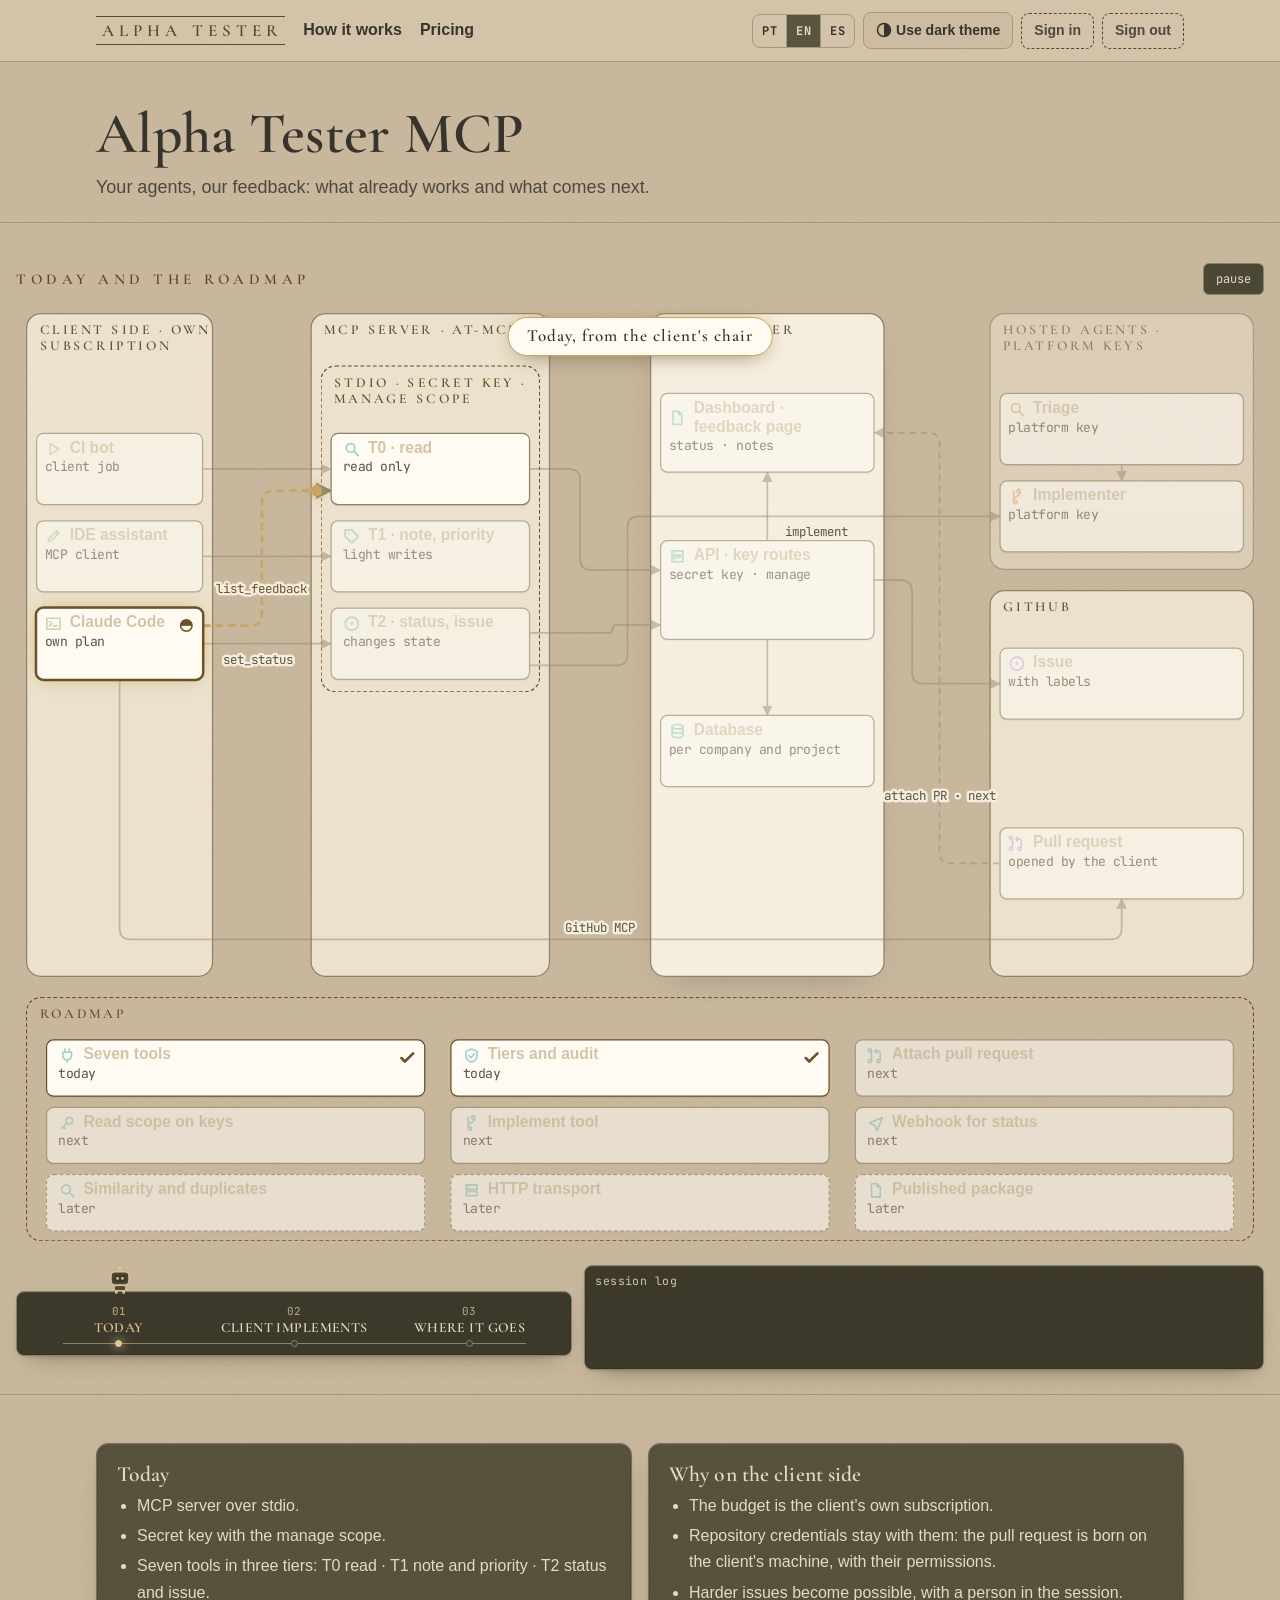
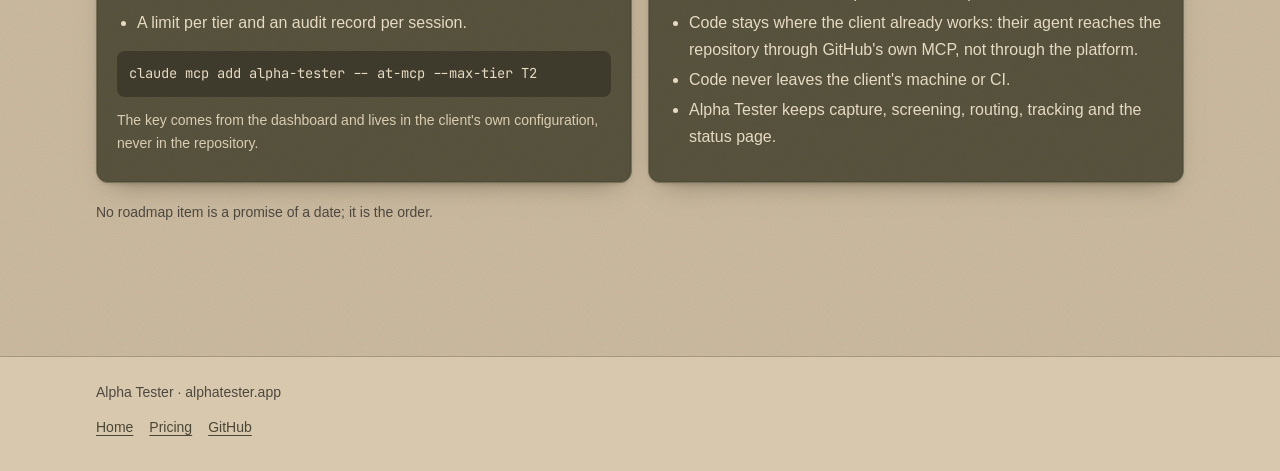
<file: en/mcp/index.html>
<!doctype html>
<html lang="en" data-locale-preset="en">
<head>
<!-- generated by scripts/i18n-pages.mjs from the pt-BR page; edit that page and rerun -->
<meta charset="utf-8">
<meta name="viewport" content="width=device-width, initial-scale=1">
<title data-i18n="meta.mcp.title">Alpha Tester MCP</title>
<meta name="description" content="Where the Alpha Tester MCP server stands today and where it goes next: your agents, on your own subscription, working the feedback." data-i18n-attr="content:meta.mcp.description">
<meta name="robots" content="noindex, nofollow">
<meta name="color-scheme" content="light dark">
<meta name="theme-color" content="#CDBCA1" media="(prefers-color-scheme: light)">
<meta name="theme-color" content="#17333A" media="(prefers-color-scheme: dark)">
<link rel="canonical" href="https://alphatester.app/en/mcp/" data-canonical="mcp/">
<link rel="alternate" hreflang="pt-BR" href="https://alphatester.app/mcp/">
<link rel="alternate" hreflang="en" href="https://alphatester.app/en/mcp/">
<link rel="alternate" hreflang="es" href="https://alphatester.app/es/mcp/">
<link rel="alternate" hreflang="x-default" href="https://alphatester.app/mcp/">
<meta property="og:type" content="website">
<meta property="og:site_name" content="Alpha Tester">
<meta property="og:locale" content="en_US" data-i18n-attr="content:meta.locale">
<meta property="og:url" content="https://alphatester.app/en/mcp/" data-canonical="mcp/">
<meta property="og:title" content="Alpha Tester MCP" data-i18n-attr="content:meta.mcp.ogTitle">
<meta property="og:description" content="Your agents, our feedback: what already works in the MCP server and what comes next." data-i18n-attr="content:meta.mcp.ogDescription">
<meta name="twitter:card" content="summary">
<link rel="icon" href="/assets/favicon.svg" type="image/svg+xml">
<script>
  (function () {
    try {
      var t = localStorage.getItem('alphatester-theme');
      if (t === 'light' || t === 'dark') document.documentElement.setAttribute('data-theme', t);
    } catch (e) { /* storage unavailable: follow the system preference */ }
  })();
</script>
<link rel="stylesheet" href="/assets/site.css">
<script src="/assets/i18n.js" defer></script>
<script src="/assets/theme.js" defer></script>
<script src="/assets/scenes.js" defer></script>
<script src="/assets/loop.js" defer></script>
<script src="/assets/tech.js" defer></script>
<script src="/assets/mcp.js" defer></script>
</head>
<body>
<a class="skip" href="#conteudo" data-i18n="common.skip">Skip to content</a>

<header class="site-header">
  <div class="wrap">
    <a class="brand" href="/en/" data-href="home">ALPHA TESTER</a>
    <nav class="site-nav" aria-label="Main" data-i18n-attr="aria-label:common.nav.main">
      <a href="/en/como-funciona/" data-href="como" data-i18n="common.nav.como">How it works</a>
      <a href="/en/precos/" data-href="precos" data-i18n="common.nav.precos">Pricing</a>
    </nav>
    <div class="header-actions">
      <div class="lang-switch" role="group" aria-label="Language" data-i18n-attr="aria-label:common.lang.label">
        <button type="button" data-lang-btn="pt-BR" lang="pt-BR" aria-label="Português" aria-pressed="false">PT</button>
        <button type="button" data-lang-btn="en" lang="en" aria-label="English" aria-pressed="true">EN</button>
        <button type="button" data-lang-btn="es" lang="es" aria-label="Español" aria-pressed="false">ES</button>
      </div>
      <button type="button" class="theme-toggle" data-theme-toggle hidden>
        <svg viewBox="0 0 16 16" aria-hidden="true"><circle cx="8" cy="8" r="6.5" fill="none" stroke="currentColor" stroke-width="1.5"/><path d="M8 1.5a6.5 6.5 0 0 1 0 13z" fill="currentColor"/></svg><span data-theme-label>Usar tema escuro</span>
      </button>
      <button type="button" class="btn small" aria-disabled="true" title="coming soon" data-i18n="common.signIn" data-i18n-attr="title:common.soon">Sign in</button>
      <button type="button" class="btn small" aria-disabled="true" title="coming soon" data-i18n="common.signOut" data-i18n-attr="title:common.soon">Sign out</button>
    </div>
  </div>
</header>

<main id="conteudo" class="mcp-page">
  <section class="mcp-intro" aria-labelledby="mcp-titulo">
    <div class="wrap">
      <h1 id="mcp-titulo" data-i18n="mcp.h1">Alpha Tester MCP</h1>
      <p class="lead" data-i18n="mcp.lead">Your agents, our feedback: what already works and what comes next.</p>
    </div>
  </section>

  <section class="techlevel" aria-labelledby="tl-title">
    <div class="wrap">
      <div class="tl-scene" data-story="mcp" data-view="tech">
        <div class="level-head"><h2 class="level-title" id="tl-title" data-i18n="mcp.scene.title">Today and the roadmap</h2><button type="button" class="scene-ctl" data-ctl>pausar</button></div>
        <div class="story-stage" data-stage></div>
        <div class="tl-bottom">
          <div class="rail" role="group" data-rail aria-label="Etapas do ciclo"></div>
          <div class="story-log" data-log></div>
        </div>
        <ul class="proxies" data-proxies></ul>
        <div data-caption></div>
      </div>
    </div>
  </section>

  <section class="mcp-text" aria-label="Today and why on the client side" data-i18n-attr="aria-label:mcp.text.label">
    <div class="wrap">
      <div class="grid two mcp-cols">
        <article class="card">
          <h3 data-i18n="mcp.today.title">Today</h3>
          <ul>
            <li data-i18n="mcp.today.l1">MCP server over stdio.</li>
            <li data-i18n="mcp.today.l2">Secret key with the manage scope.</li>
            <li data-i18n="mcp.today.l3">Seven tools in three tiers: T0 read · T1 note and priority · T2 status and issue.</li>
            <li data-i18n="mcp.today.l4">A limit per tier and an audit record per session.</li>
          </ul>
          <pre><code>claude mcp add alpha-tester -- at-mcp --max-tier T2</code></pre>
          <p class="small-print" data-i18n="mcp.today.key">The key comes from the dashboard and lives in the client's own configuration, never in the repository.</p>
        </article>
        <article class="card">
          <h3 data-i18n="mcp.why.title">Why on the client side</h3>
          <ul>
            <li data-i18n="mcp.why.l1">The budget is the client's own subscription.</li>
            <li data-i18n="mcp.why.l2">Repository credentials stay with them: the pull request is born on the client's machine, with their permissions.</li>
            <li data-i18n="mcp.why.l3">Harder issues become possible, with a person in the session.</li>
            <li data-i18n="mcp.why.l4">Code stays where the client already works: their agent reaches the repository through GitHub's own MCP, not through the platform.</li>
            <li data-i18n="mcp.why.l5">Code never leaves the client's machine or CI.</li>
            <li data-i18n="mcp.why.l6">Alpha Tester keeps capture, screening, routing, tracking and the status page.</li>
          </ul>
        </article>
      </div>
      <p class="small-print mcp-note" data-i18n="mcp.note">No roadmap item is a promise of a date; it is the order.</p>
    </div>
  </section>
</main>

<footer class="site-footer">
  <div class="wrap">
    <p data-i18n="common.footer">Alpha Tester · alphatester.app</p>
    <nav aria-label="Footer" data-i18n-attr="aria-label:common.nav.footer">
      <a href="/en/" data-href="home" data-i18n="common.nav.home">Home</a>
      <a href="/en/precos/" data-href="precos" data-i18n="common.nav.precos">Pricing</a>
      <a href="https://github.com/msant77/alpha-t">GitHub</a>
    </nav>
  </div>
</footer>
<!-- Alpha Tester feedback widget: hidden unless this browser opted in.
     ?alpha=1 turns it on (localStorage.alpha = "1"), ?alpha=0 turns it off.
     Same SDK and dashboard as the testing script (/teste/), on the
     landing's own project; the key alone selects the project. -->
<script>
  (function () {
    var on = false;
    try {
      var q = new URLSearchParams(location.search).get("alpha");
      if (q === "1") localStorage.setItem("alpha", "1");
      if (q === "0") localStorage.removeItem("alpha");
      on = localStorage.getItem("alpha") === "1";
    } catch (e) { /* storage unavailable: the widget stays hidden */ }
    if (!on) return;
    var s = document.createElement("script");
    s.src = "https://dev.alphatester.app/sdk/v1/alpha-tester.umd.js";
    s.onload = function () {
      if (!window.AlphaTester) return;
      AlphaTester.init({
        projectId: "alpha-tester-landing",
        apiKey: "at_pub_r1SFXHb8yXUh_sXqehXW86E3AuGcxyxy",
        endpoint: "https://dev.alphatester.app"
      });
    };
    document.body.appendChild(s);
  })();
</script>
</body>
</html>
</file>
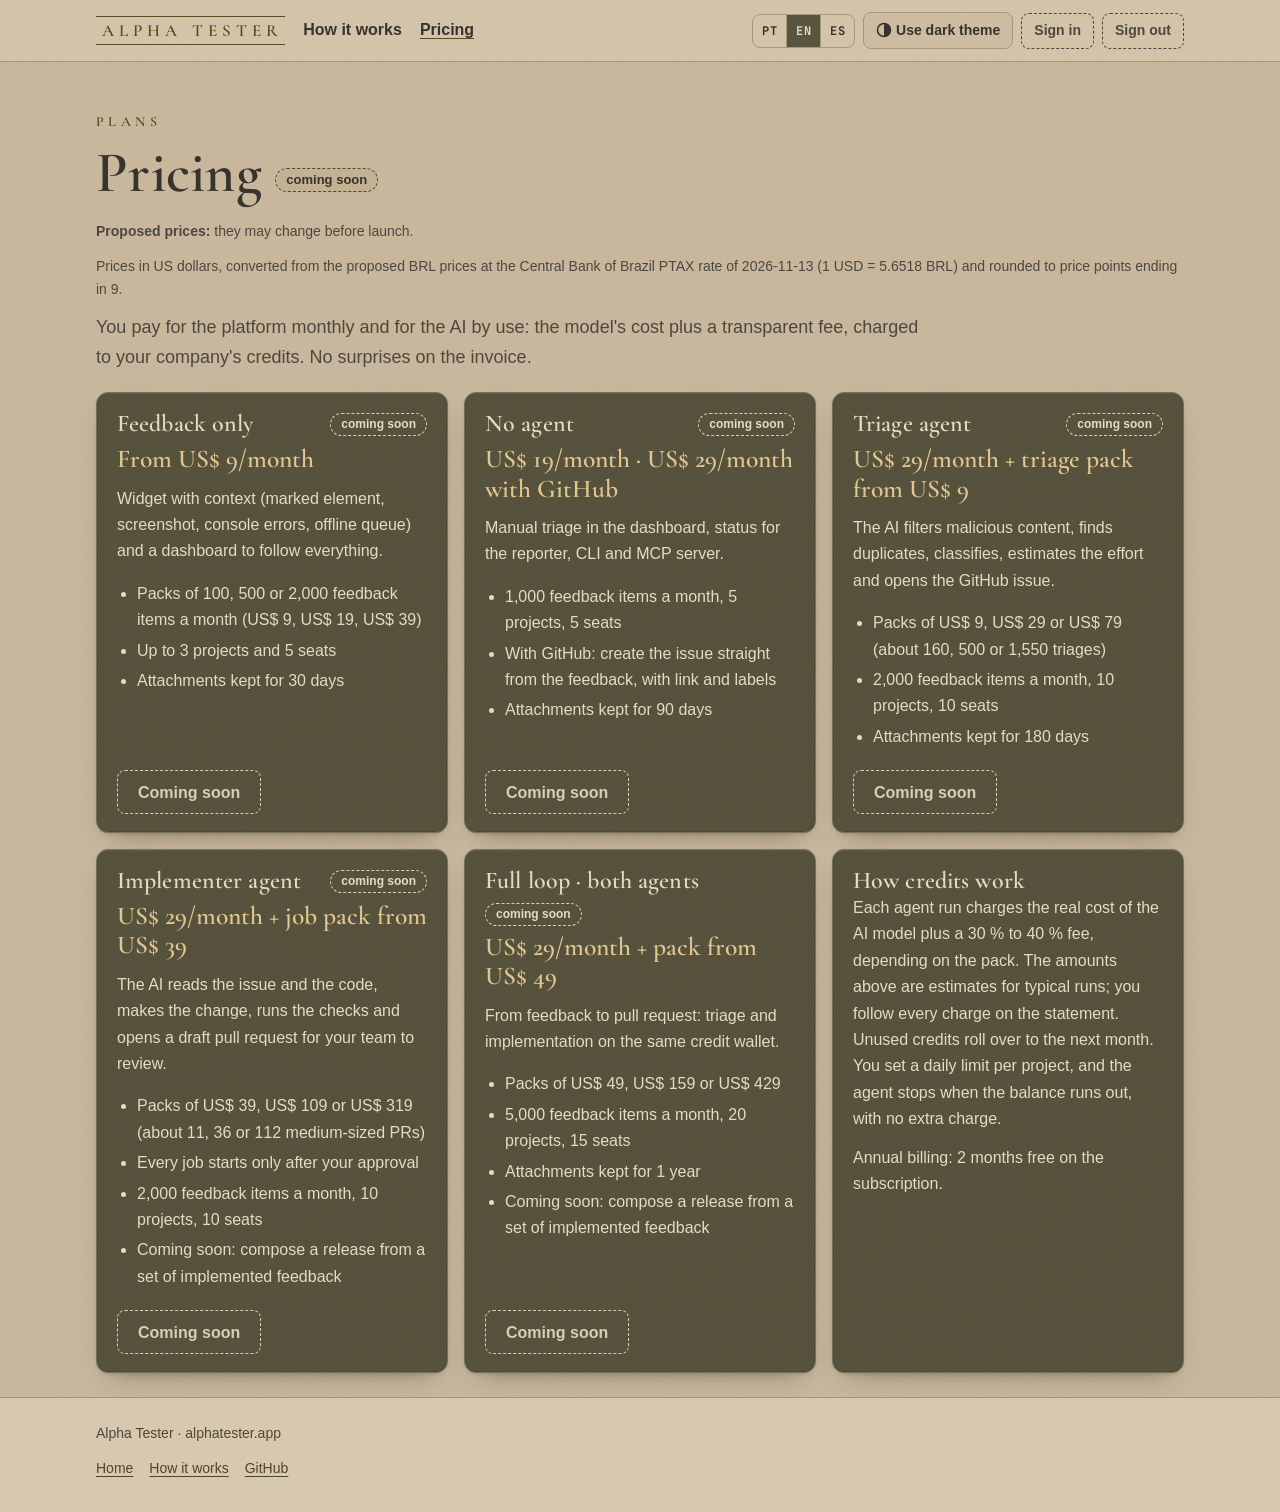
<file: en/precos/index.html>
<!doctype html>
<html lang="en" data-locale-preset="en">
<head>
<!-- generated by scripts/i18n-pages.mjs from the pt-BR page; edit that page and rerun -->
<meta charset="utf-8">
<meta name="viewport" content="width=device-width, initial-scale=1">
<title data-i18n="meta.precos.title">Pricing — Alpha Tester</title>
<meta name="description" content="Proposed Alpha Tester plans: feedback only, no agent, triage agent, implementer agent and the full loop, with credits for the AI." data-i18n-attr="content:meta.precos.description">
<meta name="color-scheme" content="light dark">
<meta name="theme-color" content="#CDBCA1" media="(prefers-color-scheme: light)">
<meta name="theme-color" content="#17333A" media="(prefers-color-scheme: dark)">
<link rel="canonical" href="https://alphatester.app/en/precos/" data-canonical="precos/">
<link rel="alternate" hreflang="pt-BR" href="https://alphatester.app/precos/">
<link rel="alternate" hreflang="en" href="https://alphatester.app/en/precos/">
<link rel="alternate" hreflang="es" href="https://alphatester.app/es/precos/">
<link rel="alternate" hreflang="x-default" href="https://alphatester.app/precos/">
<meta property="og:type" content="website">
<meta property="og:site_name" content="Alpha Tester">
<meta property="og:locale" content="en_US" data-i18n-attr="content:meta.locale">
<meta property="og:url" content="https://alphatester.app/en/precos/" data-canonical="precos/">
<meta property="og:title" content="Pricing — Alpha Tester" data-i18n-attr="content:meta.precos.ogTitle">
<meta property="og:description" content="Proposed plans: the platform monthly and the AI by use, with credits and a daily limit per project." data-i18n-attr="content:meta.precos.ogDescription">
<meta name="twitter:card" content="summary">
<link rel="icon" href="/assets/favicon.svg" type="image/svg+xml">
<script>
  (function () {
    try {
      var t = localStorage.getItem('alphatester-theme');
      if (t === 'light' || t === 'dark') document.documentElement.setAttribute('data-theme', t);
    } catch (e) { /* storage unavailable: follow the system preference */ }
  })();
</script>
<link rel="stylesheet" href="/assets/site.css">
<script src="/assets/i18n.js" defer></script>
<script src="/assets/theme.js" defer></script>

</head>
<body>
<a class="skip" href="#conteudo" data-i18n="common.skip">Skip to content</a>

<header class="site-header">
  <div class="wrap">
    <a class="brand" href="/en/" data-href="home">ALPHA TESTER</a>
    <nav class="site-nav" aria-label="Main" data-i18n-attr="aria-label:common.nav.main">
      <a href="/en/como-funciona/" data-href="como" data-i18n="common.nav.como">How it works</a>
      <a href="/en/precos/" data-href="precos" data-i18n="common.nav.precos" aria-current="page">Pricing</a>
    </nav>
    <div class="header-actions">
      <div class="lang-switch" role="group" aria-label="Language" data-i18n-attr="aria-label:common.lang.label">
        <button type="button" data-lang-btn="pt-BR" lang="pt-BR" aria-label="Português" aria-pressed="false">PT</button>
        <button type="button" data-lang-btn="en" lang="en" aria-label="English" aria-pressed="true">EN</button>
        <button type="button" data-lang-btn="es" lang="es" aria-label="Español" aria-pressed="false">ES</button>
      </div>
      <button type="button" class="theme-toggle" data-theme-toggle hidden>
        <svg viewBox="0 0 16 16" aria-hidden="true"><circle cx="8" cy="8" r="6.5" fill="none" stroke="currentColor" stroke-width="1.5"/><path d="M8 1.5a6.5 6.5 0 0 1 0 13z" fill="currentColor"/></svg><span data-theme-label>Usar tema escuro</span>
      </button>
      <button type="button" class="btn small" aria-disabled="true" title="coming soon" data-i18n="common.signIn" data-i18n-attr="title:common.soon">Sign in</button>
      <button type="button" class="btn small" aria-disabled="true" title="coming soon" data-i18n="common.signOut" data-i18n-attr="title:common.soon">Sign out</button>
    </div>
  </div>
</header>

<main id="conteudo" class="precos">
  <section class="precos-intro" aria-labelledby="precos-titulo">
    <div class="wrap">
      <p class="eyebrow" data-i18n="precos.eyebrow">Plans</p>
      <h1 id="precos-titulo"><span data-i18n="precos.title">Pricing</span> <span class="badge soon" data-i18n="common.soon">coming soon</span></h1>
      <p class="small-print"><strong data-i18n="precos.noteLabel">Proposed prices:</strong> <span data-i18n="precos.note">they may change before launch.</span></p>
      <p class="small-print" data-i18n="meta.currency.note">Prices in US dollars, converted from the proposed BRL prices at the Central Bank of Brazil PTAX rate of 2026-11-13 (1 USD = 5.6518 BRL) and rounded to price points ending in 9.</p>
      <p class="lead" data-i18n="precos.lead">You pay for the platform monthly and for the AI by use: the model's cost plus a transparent fee, charged to your company's credits. No surprises on the invoice.</p>
      <div class="grid three plans">
        <article class="card plan">
          <div class="plan-head"><h2 class="plan-name" data-i18n="precos.plans.feedback.name">Feedback only</h2><span class="badge soon" data-i18n="common.soon">coming soon</span></div>
          <p class="plan-price" data-i18n="precos.plans.feedback.price">From US$ 9/month</p>
          <p data-i18n="precos.plans.feedback.desc">Widget with context (marked element, screenshot, console errors, offline queue) and a dashboard to follow everything.</p>
          <ul>
            <li data-i18n="precos.plans.feedback.items.0">Packs of 100, 500 or 2,000 feedback items a month (US$ 9, US$ 19, US$ 39)</li>
            <li data-i18n="precos.plans.feedback.items.1">Up to 3 projects and 5 seats</li>
            <li data-i18n="precos.plans.feedback.items.2">Attachments kept for 30 days</li>
          </ul>
          <button type="button" class="btn plan-cta" aria-disabled="true" title="coming soon" data-i18n="common.soonButton" data-i18n-attr="title:common.soon">Coming soon</button>
        </article>
        <article class="card plan">
          <div class="plan-head"><h2 class="plan-name" data-i18n="precos.plans.noAgent.name">No agent</h2><span class="badge soon" data-i18n="common.soon">coming soon</span></div>
          <p class="plan-price" data-i18n="precos.plans.noAgent.price">US$ 19/month · US$ 29/month with GitHub</p>
          <p data-i18n="precos.plans.noAgent.desc">Manual triage in the dashboard, status for the reporter, CLI and MCP server.</p>
          <ul>
            <li data-i18n="precos.plans.noAgent.items.0">1,000 feedback items a month, 5 projects, 5 seats</li>
            <li data-i18n="precos.plans.noAgent.items.1">With GitHub: create the issue straight from the feedback, with link and labels</li>
            <li data-i18n="precos.plans.noAgent.items.2">Attachments kept for 90 days</li>
          </ul>
          <button type="button" class="btn plan-cta" aria-disabled="true" title="coming soon" data-i18n="common.soonButton" data-i18n-attr="title:common.soon">Coming soon</button>
        </article>
        <article class="card plan">
          <div class="plan-head"><h2 class="plan-name" data-i18n="precos.plans.triage.name">Triage agent</h2><span class="badge soon" data-i18n="common.soon">coming soon</span></div>
          <p class="plan-price" data-i18n="precos.plans.triage.price">US$ 29/month + triage pack from US$ 9</p>
          <p data-i18n="precos.plans.triage.desc">The AI filters malicious content, finds duplicates, classifies, estimates the effort and opens the GitHub issue.</p>
          <ul>
            <li data-i18n="precos.plans.triage.items.0">Packs of US$ 9, US$ 29 or US$ 79 (about 160, 500 or 1,550 triages)</li>
            <li data-i18n="precos.plans.triage.items.1">2,000 feedback items a month, 10 projects, 10 seats</li>
            <li data-i18n="precos.plans.triage.items.2">Attachments kept for 180 days</li>
          </ul>
          <button type="button" class="btn plan-cta" aria-disabled="true" title="coming soon" data-i18n="common.soonButton" data-i18n-attr="title:common.soon">Coming soon</button>
        </article>
        <article class="card plan">
          <div class="plan-head"><h2 class="plan-name" data-i18n="precos.plans.implementer.name">Implementer agent</h2><span class="badge soon" data-i18n="common.soon">coming soon</span></div>
          <p class="plan-price" data-i18n="precos.plans.implementer.price">US$ 29/month + job pack from US$ 39</p>
          <p data-i18n="precos.plans.implementer.desc">The AI reads the issue and the code, makes the change, runs the checks and opens a draft pull request for your team to review.</p>
          <ul>
            <li data-i18n="precos.plans.implementer.items.0">Packs of US$ 39, US$ 109 or US$ 319 (about 11, 36 or 112 medium-sized PRs)</li>
            <li data-i18n="precos.plans.implementer.items.1">Every job starts only after your approval</li>
            <li data-i18n="precos.plans.implementer.items.2">2,000 feedback items a month, 10 projects, 10 seats</li>
            <li data-i18n="precos.plans.implementer.items.3">Coming soon: compose a release from a set of implemented feedback</li>
          </ul>
          <button type="button" class="btn plan-cta" aria-disabled="true" title="coming soon" data-i18n="common.soonButton" data-i18n-attr="title:common.soon">Coming soon</button>
        </article>
        <article class="card plan">
          <div class="plan-head"><h2 class="plan-name" data-i18n="precos.plans.both.name">Full loop · both agents</h2><span class="badge soon" data-i18n="common.soon">coming soon</span></div>
          <p class="plan-price" data-i18n="precos.plans.both.price">US$ 29/month + pack from US$ 49</p>
          <p data-i18n="precos.plans.both.desc">From feedback to pull request: triage and implementation on the same credit wallet.</p>
          <ul>
            <li data-i18n="precos.plans.both.items.0">Packs of US$ 49, US$ 159 or US$ 429</li>
            <li data-i18n="precos.plans.both.items.1">5,000 feedback items a month, 20 projects, 15 seats</li>
            <li data-i18n="precos.plans.both.items.2">Attachments kept for 1 year</li>
            <li data-i18n="precos.plans.both.items.3">Coming soon: compose a release from a set of implemented feedback</li>
          </ul>
          <button type="button" class="btn plan-cta" aria-disabled="true" title="coming soon" data-i18n="common.soonButton" data-i18n-attr="title:common.soon">Coming soon</button>
        </article>
        <div class="card credits">
          <h2 class="plan-name" data-i18n="precos.credits.title">How credits work</h2>
          <p data-i18n="precos.credits.text">Each agent run charges the real cost of the AI model plus a 30 % to 40 % fee, depending on the pack. The amounts above are estimates for typical runs; you follow every charge on the statement. Unused credits roll over to the next month. You set a daily limit per project, and the agent stops when the balance runs out, with no extra charge.</p>
          <p data-i18n="precos.credits.annual">Annual billing: 2 months free on the subscription.</p>
        </div>
      </div>
    </div>
  </section>
</main>

<footer class="site-footer">
  <div class="wrap">
    <p data-i18n="common.footer">Alpha Tester · alphatester.app</p>
    <nav aria-label="Footer" data-i18n-attr="aria-label:common.nav.footer">
      <a href="/en/" data-href="home" data-i18n="common.nav.home">Home</a>
      <a href="/en/como-funciona/" data-href="como" data-i18n="common.nav.como">How it works</a>
      <a href="https://github.com/msant77/alpha-t">GitHub</a>
    </nav>
  </div>
</footer>
<!-- Alpha Tester feedback widget: hidden unless this browser opted in.
     ?alpha=1 turns it on (localStorage.alpha = "1"), ?alpha=0 turns it off.
     Same SDK and dashboard as the testing script (/teste/), on the
     landing's own project; the key alone selects the project. -->
<script>
  (function () {
    var on = false;
    try {
      var q = new URLSearchParams(location.search).get("alpha");
      if (q === "1") localStorage.setItem("alpha", "1");
      if (q === "0") localStorage.removeItem("alpha");
      on = localStorage.getItem("alpha") === "1";
    } catch (e) { /* storage unavailable: the widget stays hidden */ }
    if (!on) return;
    var s = document.createElement("script");
    s.src = "https://dev.alphatester.app/sdk/v1/alpha-tester.umd.js";
    s.onload = function () {
      if (!window.AlphaTester) return;
      AlphaTester.init({
        projectId: "alpha-tester-landing",
        apiKey: "at_pub_r1SFXHb8yXUh_sXqehXW86E3AuGcxyxy",
        endpoint: "https://dev.alphatester.app"
      });
    };
    document.body.appendChild(s);
  })();
</script>
</body>
</html>
</file>
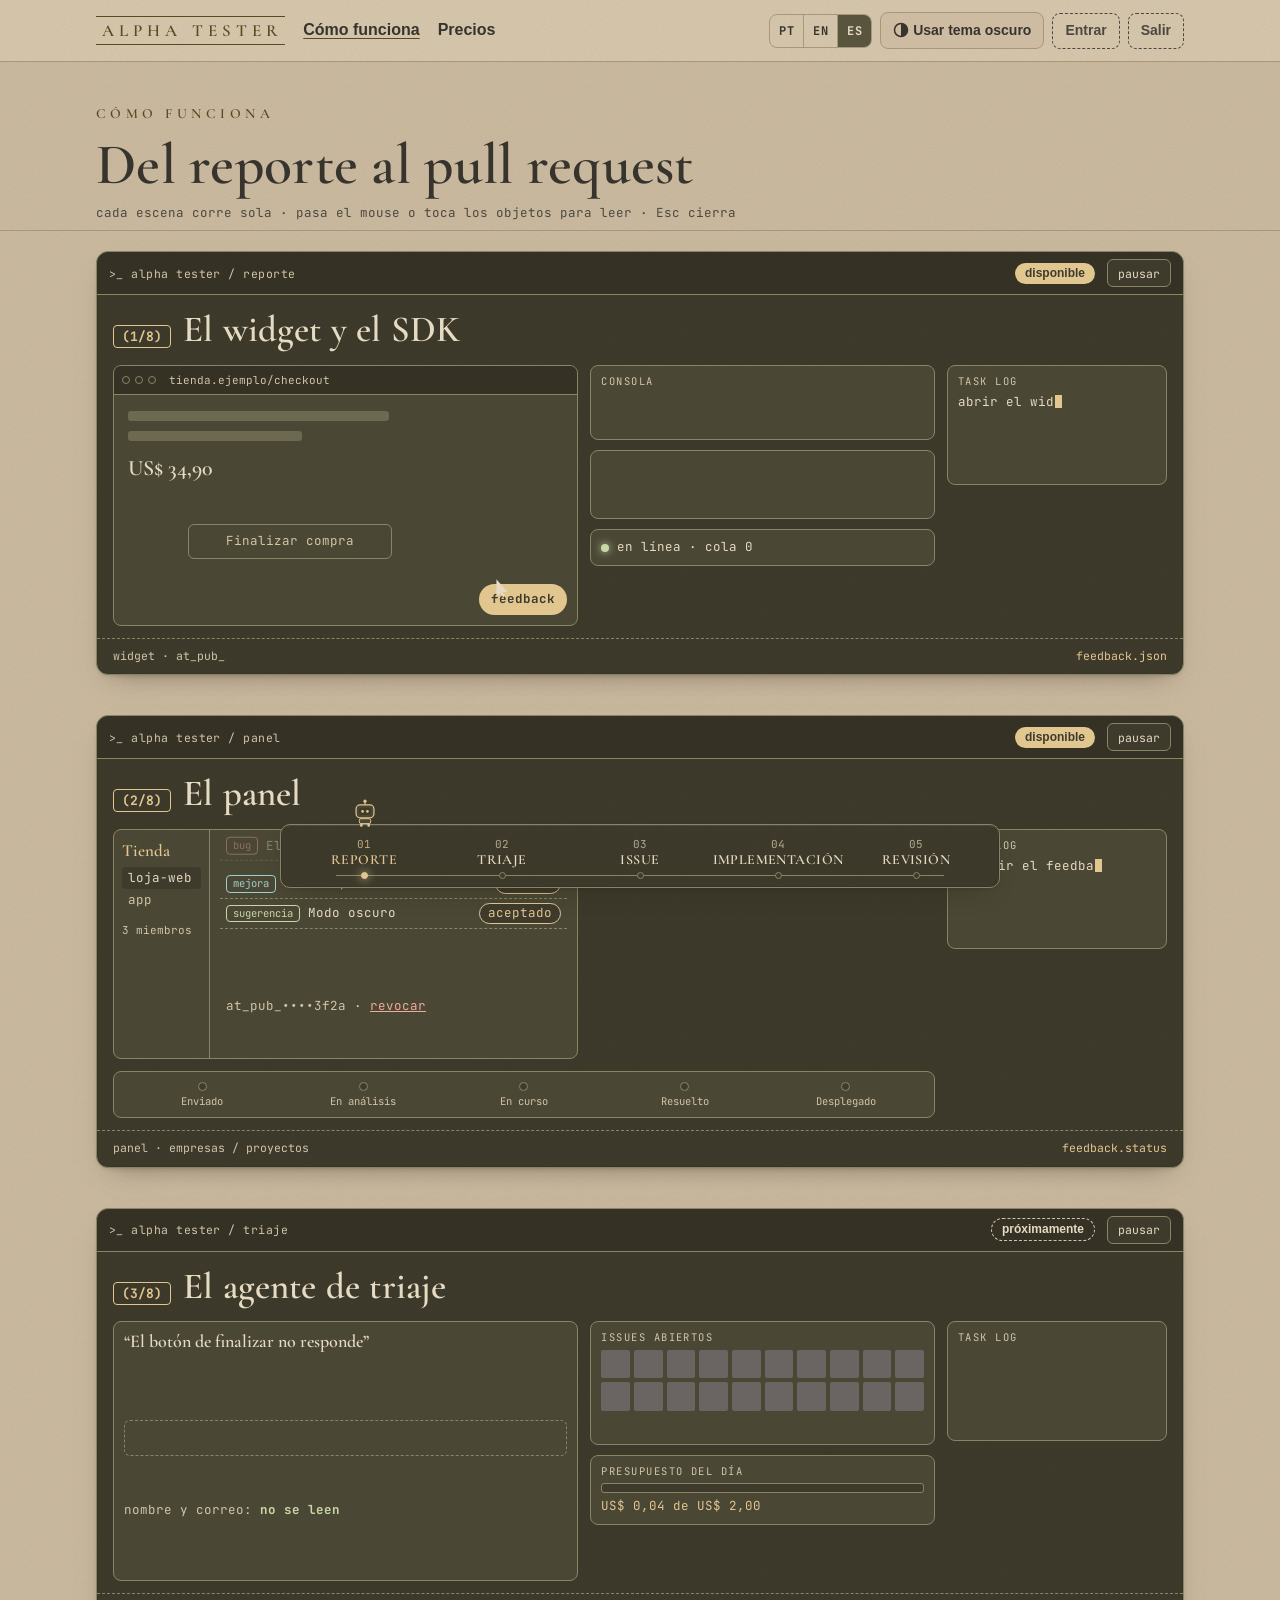
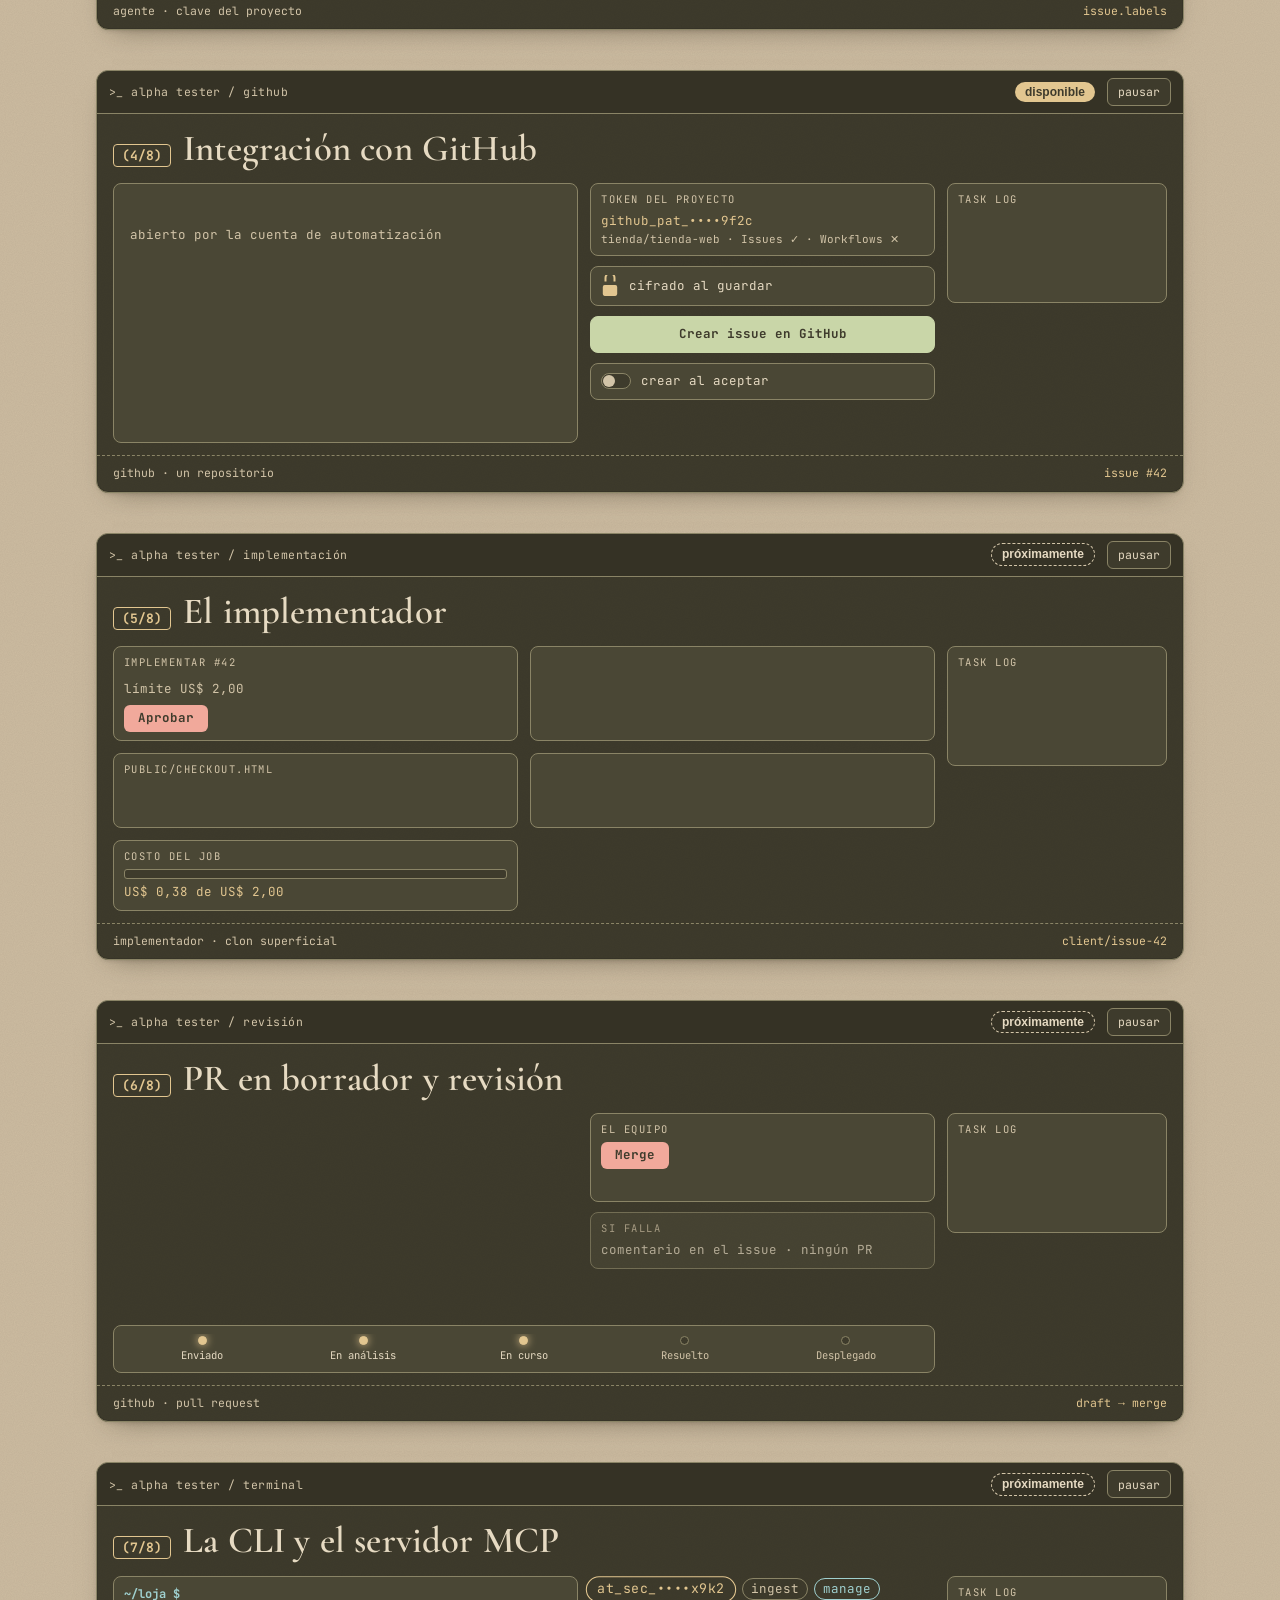
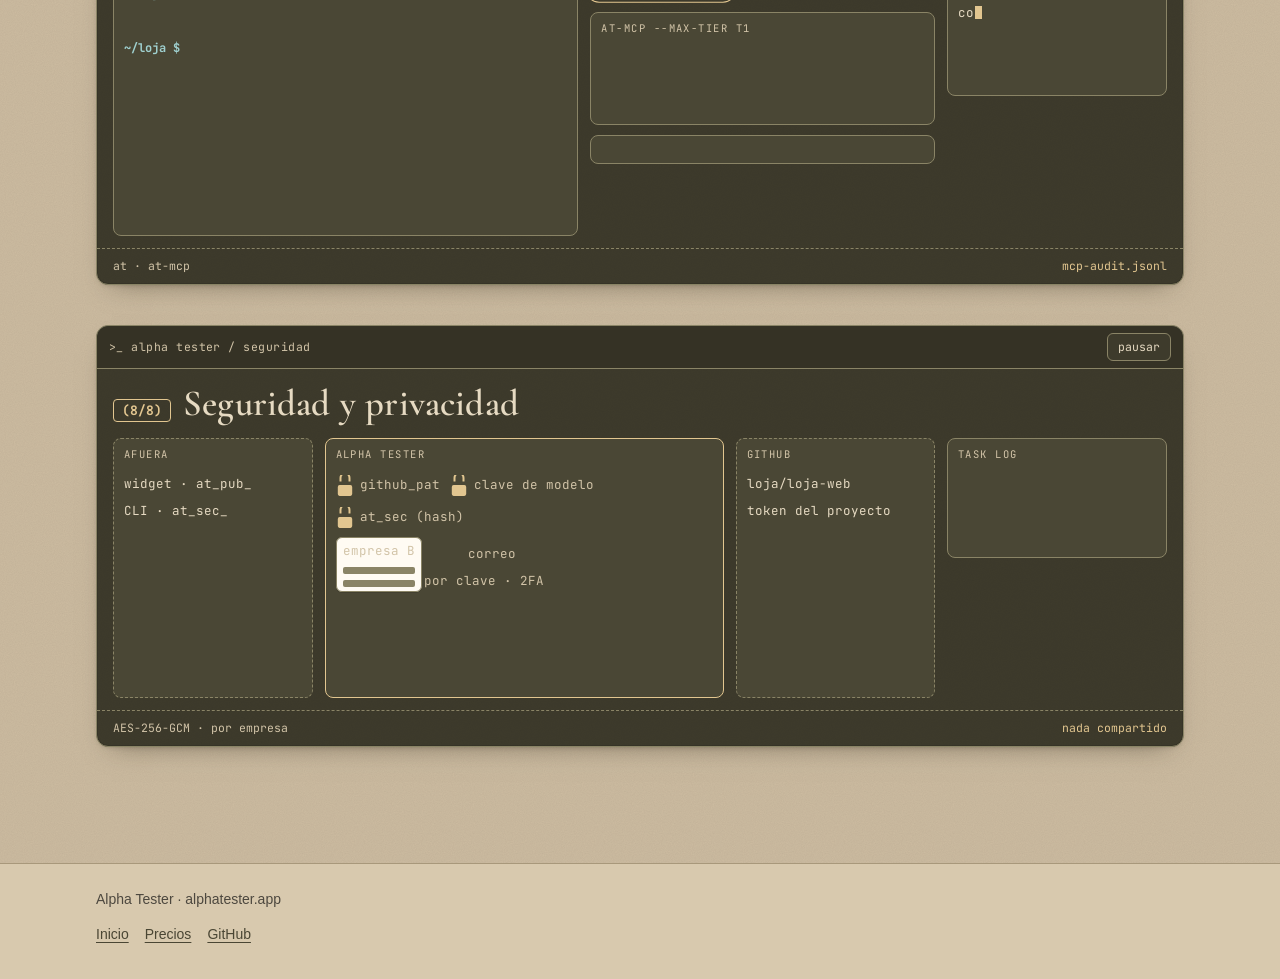
<file: es/como-funciona/index.html>
<!doctype html>
<html lang="es" data-locale-preset="es">
<head>
<!-- generated by scripts/i18n-pages.mjs from the pt-BR page; edit that page and rerun -->
<meta charset="utf-8">
<meta name="viewport" content="width=device-width, initial-scale=1">
<title data-i18n="meta.como.title">Cómo funciona — Alpha Tester</title>
<meta name="description" content="Cómo funciona Alpha Tester, en escenas: widget y SDK, panel, agente de triaje, GitHub, implementador, revisión, CLI y servidor MCP, seguridad y privacidad." data-i18n-attr="content:meta.como.description">
<meta name="color-scheme" content="light dark">
<meta name="theme-color" content="#CDBCA1" media="(prefers-color-scheme: light)">
<meta name="theme-color" content="#17333A" media="(prefers-color-scheme: dark)">
<link rel="canonical" href="https://alphatester.app/es/como-funciona/" data-canonical="como-funciona/">
<link rel="alternate" hreflang="pt-BR" href="https://alphatester.app/como-funciona/">
<link rel="alternate" hreflang="en" href="https://alphatester.app/en/como-funciona/">
<link rel="alternate" hreflang="es" href="https://alphatester.app/es/como-funciona/">
<link rel="alternate" hreflang="x-default" href="https://alphatester.app/como-funciona/">
<meta property="og:type" content="article">
<meta property="og:site_name" content="Alpha Tester">
<meta property="og:locale" content="es_LA" data-i18n-attr="content:meta.locale">
<meta property="og:url" content="https://alphatester.app/es/como-funciona/" data-canonical="como-funciona/">
<meta property="og:title" content="Cómo funciona — Alpha Tester" data-i18n-attr="content:meta.como.ogTitle">
<meta property="og:description" content="Del widget al PR en borrador, paso a paso: lo que ya funciona, lo que llega pronto y dónde están los límites de confianza." data-i18n-attr="content:meta.como.ogDescription">
<meta name="twitter:card" content="summary">
<link rel="icon" href="/assets/favicon.svg" type="image/svg+xml">
<script>
  (function () {
    try {
      var t = localStorage.getItem('alphatester-theme');
      if (t === 'light' || t === 'dark') document.documentElement.setAttribute('data-theme', t);
    } catch (e) { /* storage unavailable: follow the system preference */ }
  })();
</script>
<link rel="stylesheet" href="/assets/site.css">
<script src="/assets/i18n.js" defer></script>
<script src="/assets/theme.js" defer></script>
<script src="/assets/vendor/gsap.min.js" defer></script>
<script src="/assets/scenes.js" defer></script>
<script src="/assets/loop.js" defer></script>
<script src="/assets/como.js" defer></script>
</head>
<body>
<a class="skip" href="#conteudo" data-i18n="common.skip">Ir al contenido</a>

<header class="site-header">
  <div class="wrap">
    <a class="brand" href="/es/" data-href="home">ALPHA TESTER</a>
    <nav class="site-nav" aria-label="Principal" data-i18n-attr="aria-label:common.nav.main">
      <a href="/es/como-funciona/" data-href="como" data-i18n="common.nav.como" aria-current="page">Cómo funciona</a>
      <a href="/es/precos/" data-href="precos" data-i18n="common.nav.precos">Precios</a>
    </nav>
    <div class="header-actions">
      <div class="lang-switch" role="group" aria-label="Idioma" data-i18n-attr="aria-label:common.lang.label">
        <button type="button" data-lang-btn="pt-BR" lang="pt-BR" aria-label="Português" aria-pressed="false">PT</button>
        <button type="button" data-lang-btn="en" lang="en" aria-label="English" aria-pressed="false">EN</button>
        <button type="button" data-lang-btn="es" lang="es" aria-label="Español" aria-pressed="true">ES</button>
      </div>
      <button type="button" class="theme-toggle" data-theme-toggle hidden>
        <svg viewBox="0 0 16 16" aria-hidden="true"><circle cx="8" cy="8" r="6.5" fill="none" stroke="currentColor" stroke-width="1.5"/><path d="M8 1.5a6.5 6.5 0 0 1 0 13z" fill="currentColor"/></svg><span data-theme-label>Usar tema escuro</span>
      </button>
      <button type="button" class="btn small" aria-disabled="true" title="próximamente" data-i18n="common.signIn" data-i18n-attr="title:common.soon">Entrar</button>
      <button type="button" class="btn small" aria-disabled="true" title="próximamente" data-i18n="common.signOut" data-i18n-attr="title:common.soon">Salir</button>
    </div>
  </div>
</header>

<main id="conteudo" class="como">
  <section class="como-intro" aria-labelledby="titulo">
    <div class="wrap">
      <p class="eyebrow" data-i18n="como.intro.eyebrow">Cómo funciona</p>
      <h1 id="titulo" data-i18n="como.intro.h1">Del reporte al pull request</h1>
      <p class="hero-hint"><span class="hint-mouse" data-i18n="como.intro.hint">cada escena corre sola · pasa el mouse o toca los objetos para leer · Esc cierra</span><span class="hint-touch" data-i18n="como.intro.hintTouch">cada escena corre sola · toca los objetos para leer</span></p>
    </div>
  </section>

  <section class="sc-sec" id="widget" data-step="relato" aria-labelledby="t-widget">
    <div class="wrap">
      <article class="scard" data-card="widget">
        <div class="scard-bar"><span class="scard-path" data-i18n="como.widget.path">&gt;_ alpha tester / reporte</span><span class="scard-meta"><span class="badge" data-i18n="common.available">disponible</span> </span><button type="button" class="scard-ctl" data-ctl>pausar</button></div>
        <div class="scard-head"><span class="scard-n">(1/8)</span><h2 id="t-widget" data-i18n="como.widget.h2">El widget y el SDK</h2></div>
        <div class="scard-body">
          <div class="demo demo-widget">
            <div class="mock">
              <div class="mock-bar"><i></i><i></i><i></i><span class="mock-url" data-i18n="como.widget.ui.url">tienda.ejemplo/checkout</span></div>
              <div class="mock-page">
                <div class="sk w60"></div>
                <div class="sk w40"></div>
                <div class="mock-price" data-i18n="como.widget.ui.price">US$ 34,90</div>
                <div class="mock-btn" data-i18n="como.widget.ui.buy">Finalizar compra</div>
                <div class="sel" data-cap="captura"><span class="sel-n">1</span></div>
                <div class="w-cursor"></div>
                <div class="wform"><b data-i18n="como.widget.ui.formType">bug</b> <span data-i18n="como.widget.ui.formText">el botón no responde</span></div>
                <div class="fab" data-cap="fab" data-i18n="como.widget.ui.fab">feedback</div>
              </div>
            </div>
            <div class="demo-side">
              <div class="console" data-cap="console"><div class="mini-head" data-i18n="como.widget.ui.console">consola</div><div class="c-line" data-i18n="como.widget.ui.c1">✕ TypeError: total is undefined</div><div class="c-line" data-i18n="como.widget.ui.c2">✕ POST /api/cart → 500</div></div>
              <div class="chips" data-cap="ambiente"><span>Chrome 131</span><span>1280×720</span><span>/checkout</span><span>14:02</span></div>
              <div class="qchip" data-cap="fila"><span class="q-dot"></span><span class="q-txt" data-i18n="como.widget.ui.online">en línea · cola 0</span></div>
            </div>
          </div>
          <div class="tasklog" aria-hidden="true"><div class="mini-head" data-i18n="common.taskLog">task log</div><ul></ul></div>
        </div>
        <div class="scard-foot"><span data-i18n="como.widget.foot1">widget · at_pub_</span><span class="scard-file" data-i18n="como.widget.foot2">feedback.json</span></div>
        <div data-caption></div>
      </article>
    </div>
  </section>
  <section class="sc-sec" id="painel" data-step="relato" aria-labelledby="t-painel">
    <div class="wrap">
      <article class="scard" data-card="painel">
        <div class="scard-bar"><span class="scard-path" data-i18n="como.painel.path">&gt;_ alpha tester / panel</span><span class="scard-meta"><span class="badge" data-i18n="common.available">disponible</span> </span><button type="button" class="scard-ctl" data-ctl>pausar</button></div>
        <div class="scard-head"><span class="scard-n">(2/8)</span><h2 id="t-painel" data-i18n="como.painel.h2">El panel</h2></div>
        <div class="scard-body">
          <div class="demo demo-painel">
            <div class="mock mock-app">
              <div class="app-side" data-cap="org"><div class="as-co" data-i18n="como.painel.ui.company">Tienda</div><div class="as-p is-on">loja-web</div><div class="as-p">app</div><div class="as-m" data-i18n="como.painel.ui.members">3 miembros</div></div>
              <div class="app-main">
                <div class="app-list" data-cap="lista">
                  <div class="row"><span class="tp tp-bug" data-i18n="como.painel.ui.bug">bug</span><span class="tt" data-i18n="como.painel.ui.r1">El botón no responde</span><span class="pill" data-pill data-i18n="como.painel.ui.new">nuevo</span></div>
                  <div class="row"><span class="tp tp-imp" data-i18n="como.painel.ui.imp">mejora</span><span class="tt" data-i18n="como.painel.ui.r2">Filtro por fecha</span><span class="pill" data-i18n="como.painel.ui.triaged">triado</span></div>
                  <div class="row"><span class="tp tp-sug" data-i18n="como.painel.ui.sug">sugerencia</span><span class="tt" data-i18n="como.painel.ui.r3">Modo oscuro</span><span class="pill" data-i18n="como.painel.ui.accepted">aceptado</span></div>
                </div>
                <div class="app-drawer" data-cap="anexos"><div class="thumb"><span></span></div><div class="hist"><span data-i18n="como.painel.ui.hist">captura-1.png · nuevo →</span> <b data-i18n="como.painel.ui.triaged">triado</b></div></div>
                <div class="app-key" data-cap="chaves"><span data-i18n="como.painel.ui.key">at_pub_••••3f2a ·</span> <u data-i18n="como.painel.ui.revoke">revocar</u></div>
              </div>
            </div>
            <div class="tracker" data-cap="tracker"><span data-i18n="como.tracker.0">Enviado</span><span data-i18n="como.tracker.1">En análisis</span><span data-i18n="como.tracker.2">En curso</span><span data-i18n="como.tracker.3">Resuelto</span><span data-i18n="como.tracker.4">Desplegado</span></div>
          </div>
          <div class="tasklog" aria-hidden="true"><div class="mini-head" data-i18n="common.taskLog">task log</div><ul></ul></div>
        </div>
        <div class="scard-foot"><span data-i18n="como.painel.foot1">panel · empresas / proyectos</span><span class="scard-file" data-i18n="como.painel.foot2">feedback.status</span></div>
        <div data-caption></div>
      </article>
    </div>
  </section>
  <section class="sc-sec" id="triagem" data-step="triagem" aria-labelledby="t-triagem">
    <div class="wrap">
      <article class="scard" data-card="triagem">
        <div class="scard-bar"><span class="scard-path" data-i18n="como.triagem.path">&gt;_ alpha tester / triaje</span><span class="scard-meta"><span class="badge soon" data-i18n="common.soon">próximamente</span> </span><button type="button" class="scard-ctl" data-ctl>pausar</button></div>
        <div class="scard-head"><span class="scard-n">(3/8)</span><h2 id="t-triagem" data-i18n="como.triagem.h2">El agente de triaje</h2></div>
        <div class="scard-body">
          <div class="demo demo-triagem">
            <div class="fbcard">
              <div class="fb-title" data-i18n="como.triagem.ui.quote">“El botón de finalizar no responde”</div>
              <div class="fb-lines"><i></i><i></i><i></i></div>
              <div class="scan" data-cap="seguranca"><span class="scan-bar"></span><span class="stamp" data-i18n="como.triagem.ui.clean">veredicto limpio ✓</span></div>
              <div class="labels" data-cap="etiquetas"><span class="lab">alpha-tester</span><span class="lab">type:bug</span><span class="lab">size:S</span></div>
              <div class="privacy" data-cap="privacidade"><span data-i18n="como.triagem.ui.privacyLabel">nombre y correo:</span> <b data-i18n="como.triagem.ui.privacyValue">no se leen</b></div>
            </div>
            <div class="demo-side">
              <div class="dups" data-cap="duplicados"><div class="mini-head" data-i18n="como.triagem.ui.open">issues abiertos</div><div class="dups-grid"><i></i><i></i><i></i><i></i><i></i><i></i><i></i><i></i><i></i><i></i><i></i><i></i><i></i><i></i><i></i><i></i><i></i><i></i><i></i><i></i></div><div class="dups-res" data-i18n="como.triagem.ui.dups">0 duplicados en 20</div></div>
              <div class="budget" data-cap="orcamento"><div class="mini-head" data-i18n="como.triagem.ui.budget">presupuesto del día</div><div class="b-track"><i></i></div><div class="b-val" data-i18n="como.triagem.ui.budgetValue">US$ 0,04 de US$ 2,00</div></div>
            </div>
          </div>
          <div class="tasklog" aria-hidden="true"><div class="mini-head" data-i18n="common.taskLog">task log</div><ul></ul></div>
        </div>
        <div class="scard-foot"><span data-i18n="como.triagem.foot1">agente · clave del proyecto</span><span class="scard-file" data-i18n="como.triagem.foot2">issue.labels</span></div>
        <div data-caption></div>
      </article>
    </div>
  </section>
  <section class="sc-sec" id="github" data-step="issue" aria-labelledby="t-github">
    <div class="wrap">
      <article class="scard" data-card="github">
        <div class="scard-bar"><span class="scard-path" data-i18n="como.github.path">&gt;_ alpha tester / github</span><span class="scard-meta"><span class="badge" data-i18n="common.available">disponible</span> </span><button type="button" class="scard-ctl" data-ctl>pausar</button></div>
        <div class="scard-head"><span class="scard-n">(4/8)</span><h2 id="t-github" data-i18n="como.github.h2">Integración con GitHub</h2></div>
        <div class="scard-body">
          <div class="demo demo-github">
            <div class="mock issue">
              <div class="is-head"><span class="is-state">Open</span><span class="is-title" data-type-key="como.github.ui.title"></span><span class="is-n">#42</span></div>
              <div class="is-author" data-cap="autor" data-i18n="como.github.ui.author">abierto por la cuenta de automatización</div>
              <div class="is-body" data-cap="corpo"><div class="kv"><b data-i18n="como.github.ui.kType">tipo</b> <span data-i18n="como.github.ui.vType">bug</span></div><div class="kv"><b data-i18n="como.github.ui.kPriority">prioridad</b> <span data-i18n="como.github.ui.vPriority">alta</span></div><div class="kv"><b data-i18n="como.github.ui.kPage">página</b> /checkout</div><div class="kv"><b data-i18n="como.github.ui.kEnv">entorno</b> Chrome · 1280×720</div><div class="kv"><b data-i18n="como.github.ui.kFiles">adjuntos</b> captura-1.png</div></div>
              <div class="labels"><span class="lab">alpha-tester</span><span class="lab">type:bug</span><span class="lab">size:S</span></div>
            </div>
            <div class="demo-side">
              <div class="tokenbox" data-cap="token"><div class="mini-head" data-i18n="como.github.ui.token">token del proyecto</div><div class="tb-val">github_pat_••••9f2c</div><div class="tb-scope" data-i18n="como.github.ui.scope">tienda/tienda-web · Issues ✓ · Workflows ✕</div></div>
              <div class="lockrow" data-cap="cifrado"><svg class="padlock" viewBox="0 0 20 24" aria-hidden="true"><path class="shackle" d="M5 11V7a5 5 0 0 1 10 0v4"/><rect class="lock-body" x="2" y="11" width="16" height="12" rx="2"/></svg><span data-i18n="como.github.ui.encrypted">cifrado al guardar</span></div>
              <div class="ghbtn" data-cap="criar" data-i18n="como.github.ui.create">Crear issue en GitHub</div>
              <div class="toggle"><span class="sw"><i></i></span> <span data-i18n="como.github.ui.onAccept">crear al aceptar</span></div>
            </div>
          </div>
          <div class="tasklog" aria-hidden="true"><div class="mini-head" data-i18n="common.taskLog">task log</div><ul></ul></div>
        </div>
        <div class="scard-foot"><span data-i18n="como.github.foot1">github · un repositorio</span><span class="scard-file" data-i18n="como.github.foot2">issue #42</span></div>
        <div data-caption></div>
      </article>
    </div>
  </section>
  <section class="sc-sec" id="implementador" data-step="impl" aria-labelledby="t-implementador">
    <div class="wrap">
      <article class="scard" data-card="implementador">
        <div class="scard-bar"><span class="scard-path" data-i18n="como.implementador.path">&gt;_ alpha tester / implementación</span><span class="scard-meta"><span class="badge soon" data-i18n="common.soon">próximamente</span> </span><button type="button" class="scard-ctl" data-ctl>pausar</button></div>
        <div class="scard-head"><span class="scard-n">(5/8)</span><h2 id="t-implementador" data-i18n="como.implementador.h2">El implementador</h2></div>
        <div class="scard-body">
          <div class="demo demo-impl">
            <div class="approve" data-cap="aprovacao"><div class="mini-head" data-i18n="como.implementador.ui.approveTitle">Implementar #42</div><div class="ap-cap" data-i18n="como.implementador.ui.limit">límite US$ 2,00</div><div class="ap-btn" data-i18n="como.implementador.ui.approve">Aprobar</div></div>
            <div class="mterm" data-cap="clone"><div class="tl">$ git clone --depth 1 loja-web</div><div class="tl"><span class="pb"><i></i></span> 3,2 MB</div></div>
            <div class="diff" data-cap="diff"><div class="mini-head">public/checkout.html</div><div class="d-l del">- &lt;button disabled&gt;Finalizar&lt;/button&gt;</div><div class="d-l add">+ &lt;button&gt;Finalizar compra&lt;/button&gt;</div></div>
            <div class="checks" data-cap="verificacoes"><div class="ck"><span data-i18n="como.implementador.ui.html">HTML válido</span> <b>✓</b></div><div class="ck"><span data-i18n="como.implementador.ui.links">enlaces internos</span> <b>✓</b></div><div class="ck rd" data-i18n="como.implementador.ui.round">ronda 1/3</div></div>
            <div class="cost" data-cap="custo"><div class="mini-head" data-i18n="como.implementador.ui.cost">costo del job</div><div class="b-track"><i></i></div><div class="b-val" data-i18n="como.implementador.ui.costValue">US$ 0,38 de US$ 2,00</div></div>
          </div>
          <div class="tasklog" aria-hidden="true"><div class="mini-head" data-i18n="common.taskLog">task log</div><ul></ul></div>
        </div>
        <div class="scard-foot"><span data-i18n="como.implementador.foot1">implementador · clon superficial</span><span class="scard-file" data-i18n="como.implementador.foot2">client/issue-42</span></div>
        <div data-caption></div>
      </article>
    </div>
  </section>
  <section class="sc-sec" id="revisao" data-step="revisao" aria-labelledby="t-revisao">
    <div class="wrap">
      <article class="scard" data-card="revisao">
        <div class="scard-bar"><span class="scard-path" data-i18n="como.revisao.path">&gt;_ alpha tester / revisión</span><span class="scard-meta"><span class="badge soon" data-i18n="common.soon">próximamente</span> </span><button type="button" class="scard-ctl" data-ctl>pausar</button></div>
        <div class="scard-head"><span class="scard-n">(6/8)</span><h2 id="t-revisao" data-i18n="como.revisao.h2">PR en borrador y revisión</h2></div>
        <div class="scard-body">
          <div class="demo demo-rev">
            <div class="mock prcard" data-cap="pr"><div class="pr-head"><span class="pr-state">Draft</span><span class="pr-title" data-i18n="como.revisao.ui.prTitle">Corrige el botón de finalizar</span></div><div class="pr-branch">client/issue-42-3f9a → main</div><div class="pr-close">Closes #42</div><div class="pr-checks" data-i18n="como.revisao.ui.checks">HTML válido ✓ · enlaces ✓</div></div>
            <div class="demo-side">
              <div class="review" data-cap="merge"><div class="mini-head" data-i18n="como.revisao.ui.team">el equipo</div><div class="rv-btn">Merge</div><div class="rv-done" data-i18n="como.revisao.ui.merged">merge hecho por una persona</div></div>
              <div class="fail" data-cap="falha"><div class="mini-head" data-i18n="como.revisao.ui.ifFail">si falla</div><div data-i18n="como.revisao.ui.failText">comentario en el issue · ningún PR</div></div>
            </div>
            <div class="tracker" data-cap="entregue"><span data-i18n="como.tracker.0">Enviado</span><span data-i18n="como.tracker.1">En análisis</span><span data-i18n="como.tracker.2">En curso</span><span data-i18n="como.tracker.3">Resuelto</span><span data-i18n="como.tracker.4">Desplegado</span></div>
          </div>
          <div class="tasklog" aria-hidden="true"><div class="mini-head" data-i18n="common.taskLog">task log</div><ul></ul></div>
        </div>
        <div class="scard-foot"><span data-i18n="como.revisao.foot1">github · pull request</span><span class="scard-file" data-i18n="como.revisao.foot2">draft → merge</span></div>
        <div data-caption></div>
      </article>
    </div>
  </section>
  <section class="sc-sec" id="terminal" data-step="" aria-labelledby="t-terminal">
    <div class="wrap">
      <article class="scard" data-card="terminal">
        <div class="scard-bar"><span class="scard-path" data-i18n="como.terminal.path">&gt;_ alpha tester / terminal</span><span class="scard-meta"><span class="badge soon" data-i18n="common.soon">próximamente</span> </span><button type="button" class="scard-ctl" data-ctl>pausar</button></div>
        <div class="scard-head"><span class="scard-n">(7/8)</span><h2 id="t-terminal" data-i18n-html="como.terminal.h2Html">La CLI y el servidor MCP</h2></div>
        <div class="scard-body">
          <div class="demo demo-term">
            <div class="mterm big" data-cap="cli">
              <div class="tl"><span class="ps">~/loja $</span> <span class="typed" data-type="at feedback list --status new"></span></div>
              <div class="out" data-i18n="como.terminal.ui.o1">3f2a… bug         El botón no responde</div>
              <div class="out" data-i18n="como.terminal.ui.o2">9b1c… sugerencia  Modo oscuro</div>
              <div class="tl"><span class="ps">~/loja $</span> <span class="typed" data-type="at feedback set 3f2a… --status triaged"></span></div>
              <div class="out ok" data-i18n="como.terminal.ui.ok">ok · triado</div>
            </div>
            <div class="demo-side">
              <div class="keyrow"><span class="kchip" data-cap="chave">at_sec_••••x9k2</span><span class="scopes" data-cap="escopos"><span class="sc">ingest</span><span class="sc on">manage</span></span></div>
              <div class="mcp" data-cap="niveis"><div class="mini-head">at-mcp --max-tier T1</div><div class="call"><span class="tier">T0</span> list_feedback <b>✓</b></div><div class="call"><span class="tier">T0</span> get_feedback <b>✓</b></div><div class="call"><span class="tier">T1</span> note <b>✓</b></div><div class="call no"><span class="tier">T2</span> set_status <b data-i18n="como.terminal.ui.refused">✕ por encima del nivel</b></div></div>
              <div class="audit" data-cap="auditoria">{"tool":"note","outcome":"done","key":"…x9k2"}</div>
            </div>
          </div>
          <div class="tasklog" aria-hidden="true"><div class="mini-head" data-i18n="common.taskLog">task log</div><ul></ul></div>
        </div>
        <div class="scard-foot"><span data-i18n="como.terminal.foot1">at · at-mcp</span><span class="scard-file" data-i18n="como.terminal.foot2">mcp-audit.jsonl</span></div>
        <div data-caption></div>
      </article>
    </div>
  </section>
  <section class="sc-sec" id="seguranca" data-step="" aria-labelledby="t-seguranca">
    <div class="wrap">
      <article class="scard" data-card="seguranca">
        <div class="scard-bar"><span class="scard-path" data-i18n="como.seguranca.path">&gt;_ alpha tester / seguridad</span><span class="scard-meta"></span><button type="button" class="scard-ctl" data-ctl>pausar</button></div>
        <div class="scard-head"><span class="scard-n">(8/8)</span><h2 id="t-seguranca" data-i18n="como.seguranca.h2">Seguridad y privacidad</h2></div>
        <div class="scard-body">
          <div class="demo demo-sec">
            <div class="zone z-out" data-cap="fora"><div class="mini-head" data-i18n="como.seguranca.ui.out">afuera</div><div class="zk">widget · at_pub_</div><div class="zk">CLI · at_sec_</div></div>
            <div class="zone z-in">
              <div class="mini-head">alpha tester</div>
              <div class="vault" data-cap="cofre">
                <span class="vk"><svg class="padlock" viewBox="0 0 20 24" aria-hidden="true"><path class="shackle" d="M5 11V7a5 5 0 0 1 10 0v4"/><rect class="lock-body" x="2" y="11" width="16" height="12" rx="2"/></svg>github_pat</span>
                <span class="vk"><svg class="padlock" viewBox="0 0 20 24" aria-hidden="true"><path class="shackle" d="M5 11V7a5 5 0 0 1 10 0v4"/><rect class="lock-body" x="2" y="11" width="16" height="12" rx="2"/></svg><span data-i18n="como.seguranca.ui.modelKey">clave de modelo</span></span>
                <span class="vk"><svg class="padlock" viewBox="0 0 20 24" aria-hidden="true"><path class="shackle" d="M5 11V7a5 5 0 0 1 10 0v4"/><rect class="lock-body" x="2" y="11" width="16" height="12" rx="2"/></svg><span data-i18n="como.seguranca.ui.secretHash">at_sec (hash)</span></span>
              </div>
              <div class="tenants" data-cap="empresas"><div class="tn"><span data-i18n="como.seguranca.ui.companyA">empresa A</span><i></i><i></i></div><div class="wall"></div><div class="tn"><span data-i18n="como.seguranca.ui.companyB">empresa B</span><i></i><i></i></div><span class="deny" data-i18n="como.seguranca.ui.denied">denegado</span></div>
              <div class="redact" data-cap="identidade"><span data-i18n="como.seguranca.ui.name">nombre</span> <span class="bar"></span> <span data-i18n="como.seguranca.ui.email">correo</span> <span class="bar"></span></div>
              <div class="limits" data-cap="limites" data-i18n="como.seguranca.ui.limits">30 req/min por clave · 2FA</div>
            </div>
            <div class="zone z-gh" data-cap="repo"><div class="mini-head">github</div><div class="zk">loja/loja-web</div><div class="zk" data-i18n="como.seguranca.ui.projectToken">token del proyecto</div></div>
            <span class="probe"></span>
          </div>
          <div class="tasklog" aria-hidden="true"><div class="mini-head" data-i18n="common.taskLog">task log</div><ul></ul></div>
        </div>
        <div class="scard-foot"><span data-i18n="como.seguranca.foot1">AES-256-GCM · por empresa</span><span class="scard-file" data-i18n="como.seguranca.foot2">nada compartido</span></div>
        <div data-caption></div>
      </article>
    </div>
  </section>

  <nav class="prog" aria-label="Etapas del ciclo" data-i18n-attr="aria-label:common.rail.label">
    <ol class="rail-steps">
      <li class="rail-step"><a class="rail-btn" href="#widget" data-step-link="relato"><span class="rail-n">01</span><span class="rail-label" data-i18n="common.rail.relato">Reporte</span></a></li>
      <li class="rail-step"><a class="rail-btn" href="#triagem" data-step-link="triagem"><span class="rail-n">02</span><span class="rail-label" data-i18n="common.rail.triagem">Triaje</span></a></li>
      <li class="rail-step"><a class="rail-btn" href="#github" data-step-link="issue"><span class="rail-n">03</span><span class="rail-label" data-i18n="common.rail.issue">Issue</span></a></li>
      <li class="rail-step"><a class="rail-btn" href="#implementador" data-step-link="impl"><span class="rail-n">04</span><span class="rail-label" data-i18n="common.rail.impl">Implementación</span></a></li>
      <li class="rail-step"><a class="rail-btn" href="#revisao" data-step-link="revisao"><span class="rail-n">05</span><span class="rail-label" data-i18n="common.rail.revisao">Revisión</span></a></li>
    </ol>
  </nav>
</main>

<footer class="site-footer">
  <div class="wrap">
    <p data-i18n="common.footer">Alpha Tester · alphatester.app</p>
    <nav aria-label="Pie de página" data-i18n-attr="aria-label:common.nav.footer">
      <a href="/es/" data-href="home" data-i18n="common.nav.home">Inicio</a>
      <a href="/es/precos/" data-href="precos" data-i18n="common.nav.precos">Precios</a>
      <a href="https://github.com/msant77/alpha-t">GitHub</a>
    </nav>
  </div>
</footer>
<!-- Alpha Tester feedback widget: hidden unless this browser opted in.
     ?alpha=1 turns it on (localStorage.alpha = "1"), ?alpha=0 turns it off.
     Same SDK and dashboard as the testing script (/teste/), on the
     landing's own project; the key alone selects the project. -->
<script>
  (function () {
    var on = false;
    try {
      var q = new URLSearchParams(location.search).get("alpha");
      if (q === "1") localStorage.setItem("alpha", "1");
      if (q === "0") localStorage.removeItem("alpha");
      on = localStorage.getItem("alpha") === "1";
    } catch (e) { /* storage unavailable: the widget stays hidden */ }
    if (!on) return;
    var s = document.createElement("script");
    s.src = "https://dev.alphatester.app/sdk/v1/alpha-tester.umd.js";
    s.onload = function () {
      if (!window.AlphaTester) return;
      AlphaTester.init({
        projectId: "alpha-tester-landing",
        apiKey: "at_pub_r1SFXHb8yXUh_sXqehXW86E3AuGcxyxy",
        endpoint: "https://dev.alphatester.app"
      });
    };
    document.body.appendChild(s);
  })();
</script>
</body>
</html>
</file>
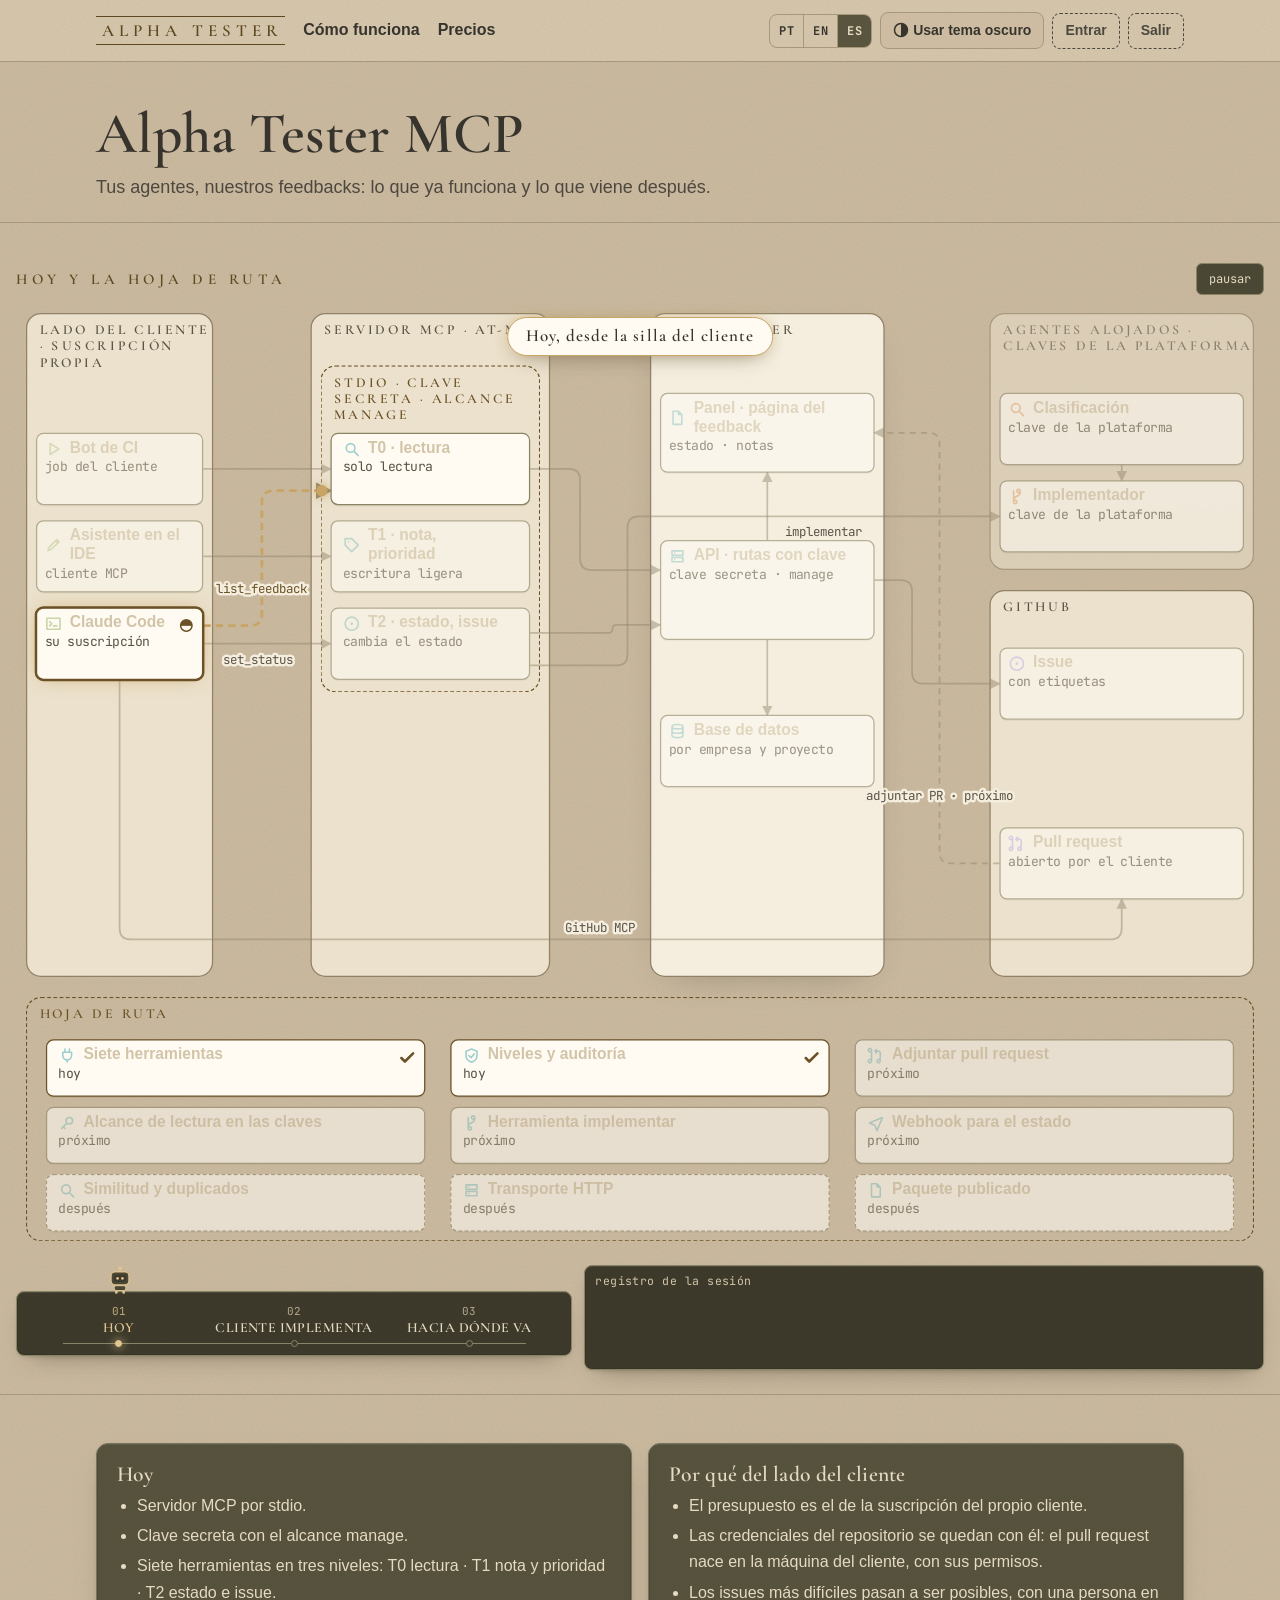
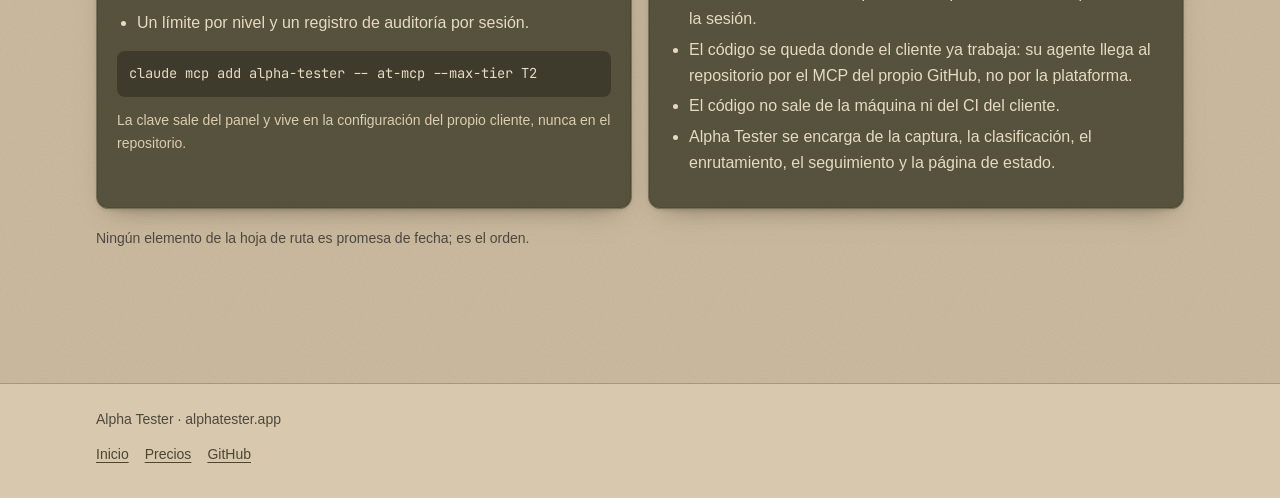
<file: es/mcp/index.html>
<!doctype html>
<html lang="es" data-locale-preset="es">
<head>
<!-- generated by scripts/i18n-pages.mjs from the pt-BR page; edit that page and rerun -->
<meta charset="utf-8">
<meta name="viewport" content="width=device-width, initial-scale=1">
<title data-i18n="meta.mcp.title">Alpha Tester MCP</title>
<meta name="description" content="Dónde está hoy el servidor MCP de Alpha Tester y hacia dónde va: tus agentes, con tu propia suscripción, trabajando los feedbacks." data-i18n-attr="content:meta.mcp.description">
<meta name="robots" content="noindex, nofollow">
<meta name="color-scheme" content="light dark">
<meta name="theme-color" content="#CDBCA1" media="(prefers-color-scheme: light)">
<meta name="theme-color" content="#17333A" media="(prefers-color-scheme: dark)">
<link rel="canonical" href="https://alphatester.app/es/mcp/" data-canonical="mcp/">
<link rel="alternate" hreflang="pt-BR" href="https://alphatester.app/mcp/">
<link rel="alternate" hreflang="en" href="https://alphatester.app/en/mcp/">
<link rel="alternate" hreflang="es" href="https://alphatester.app/es/mcp/">
<link rel="alternate" hreflang="x-default" href="https://alphatester.app/mcp/">
<meta property="og:type" content="website">
<meta property="og:site_name" content="Alpha Tester">
<meta property="og:locale" content="es_LA" data-i18n-attr="content:meta.locale">
<meta property="og:url" content="https://alphatester.app/es/mcp/" data-canonical="mcp/">
<meta property="og:title" content="Alpha Tester MCP" data-i18n-attr="content:meta.mcp.ogTitle">
<meta property="og:description" content="Tus agentes, nuestros feedbacks: lo que ya funciona en el servidor MCP y lo que viene después." data-i18n-attr="content:meta.mcp.ogDescription">
<meta name="twitter:card" content="summary">
<link rel="icon" href="/assets/favicon.svg" type="image/svg+xml">
<script>
  (function () {
    try {
      var t = localStorage.getItem('alphatester-theme');
      if (t === 'light' || t === 'dark') document.documentElement.setAttribute('data-theme', t);
    } catch (e) { /* storage unavailable: follow the system preference */ }
  })();
</script>
<link rel="stylesheet" href="/assets/site.css">
<script src="/assets/i18n.js" defer></script>
<script src="/assets/theme.js" defer></script>
<script src="/assets/scenes.js" defer></script>
<script src="/assets/loop.js" defer></script>
<script src="/assets/tech.js" defer></script>
<script src="/assets/mcp.js" defer></script>
</head>
<body>
<a class="skip" href="#conteudo" data-i18n="common.skip">Ir al contenido</a>

<header class="site-header">
  <div class="wrap">
    <a class="brand" href="/es/" data-href="home">ALPHA TESTER</a>
    <nav class="site-nav" aria-label="Principal" data-i18n-attr="aria-label:common.nav.main">
      <a href="/es/como-funciona/" data-href="como" data-i18n="common.nav.como">Cómo funciona</a>
      <a href="/es/precos/" data-href="precos" data-i18n="common.nav.precos">Precios</a>
    </nav>
    <div class="header-actions">
      <div class="lang-switch" role="group" aria-label="Idioma" data-i18n-attr="aria-label:common.lang.label">
        <button type="button" data-lang-btn="pt-BR" lang="pt-BR" aria-label="Português" aria-pressed="false">PT</button>
        <button type="button" data-lang-btn="en" lang="en" aria-label="English" aria-pressed="false">EN</button>
        <button type="button" data-lang-btn="es" lang="es" aria-label="Español" aria-pressed="true">ES</button>
      </div>
      <button type="button" class="theme-toggle" data-theme-toggle hidden>
        <svg viewBox="0 0 16 16" aria-hidden="true"><circle cx="8" cy="8" r="6.5" fill="none" stroke="currentColor" stroke-width="1.5"/><path d="M8 1.5a6.5 6.5 0 0 1 0 13z" fill="currentColor"/></svg><span data-theme-label>Usar tema escuro</span>
      </button>
      <button type="button" class="btn small" aria-disabled="true" title="próximamente" data-i18n="common.signIn" data-i18n-attr="title:common.soon">Entrar</button>
      <button type="button" class="btn small" aria-disabled="true" title="próximamente" data-i18n="common.signOut" data-i18n-attr="title:common.soon">Salir</button>
    </div>
  </div>
</header>

<main id="conteudo" class="mcp-page">
  <section class="mcp-intro" aria-labelledby="mcp-titulo">
    <div class="wrap">
      <h1 id="mcp-titulo" data-i18n="mcp.h1">Alpha Tester MCP</h1>
      <p class="lead" data-i18n="mcp.lead">Tus agentes, nuestros feedbacks: lo que ya funciona y lo que viene después.</p>
    </div>
  </section>

  <section class="techlevel" aria-labelledby="tl-title">
    <div class="wrap">
      <div class="tl-scene" data-story="mcp" data-view="tech">
        <div class="level-head"><h2 class="level-title" id="tl-title" data-i18n="mcp.scene.title">Hoy y la hoja de ruta</h2><button type="button" class="scene-ctl" data-ctl>pausar</button></div>
        <div class="story-stage" data-stage></div>
        <div class="tl-bottom">
          <div class="rail" role="group" data-rail aria-label="Etapas do ciclo"></div>
          <div class="story-log" data-log></div>
        </div>
        <ul class="proxies" data-proxies></ul>
        <div data-caption></div>
      </div>
    </div>
  </section>

  <section class="mcp-text" aria-label="Hoy y por qué del lado del cliente" data-i18n-attr="aria-label:mcp.text.label">
    <div class="wrap">
      <div class="grid two mcp-cols">
        <article class="card">
          <h3 data-i18n="mcp.today.title">Hoy</h3>
          <ul>
            <li data-i18n="mcp.today.l1">Servidor MCP por stdio.</li>
            <li data-i18n="mcp.today.l2">Clave secreta con el alcance manage.</li>
            <li data-i18n="mcp.today.l3">Siete herramientas en tres niveles: T0 lectura · T1 nota y prioridad · T2 estado e issue.</li>
            <li data-i18n="mcp.today.l4">Un límite por nivel y un registro de auditoría por sesión.</li>
          </ul>
          <pre><code>claude mcp add alpha-tester -- at-mcp --max-tier T2</code></pre>
          <p class="small-print" data-i18n="mcp.today.key">La clave sale del panel y vive en la configuración del propio cliente, nunca en el repositorio.</p>
        </article>
        <article class="card">
          <h3 data-i18n="mcp.why.title">Por qué del lado del cliente</h3>
          <ul>
            <li data-i18n="mcp.why.l1">El presupuesto es el de la suscripción del propio cliente.</li>
            <li data-i18n="mcp.why.l2">Las credenciales del repositorio se quedan con él: el pull request nace en la máquina del cliente, con sus permisos.</li>
            <li data-i18n="mcp.why.l3">Los issues más difíciles pasan a ser posibles, con una persona en la sesión.</li>
            <li data-i18n="mcp.why.l4">El código se queda donde el cliente ya trabaja: su agente llega al repositorio por el MCP del propio GitHub, no por la plataforma.</li>
            <li data-i18n="mcp.why.l5">El código no sale de la máquina ni del CI del cliente.</li>
            <li data-i18n="mcp.why.l6">Alpha Tester se encarga de la captura, la clasificación, el enrutamiento, el seguimiento y la página de estado.</li>
          </ul>
        </article>
      </div>
      <p class="small-print mcp-note" data-i18n="mcp.note">Ningún elemento de la hoja de ruta es promesa de fecha; es el orden.</p>
    </div>
  </section>
</main>

<footer class="site-footer">
  <div class="wrap">
    <p data-i18n="common.footer">Alpha Tester · alphatester.app</p>
    <nav aria-label="Pie de página" data-i18n-attr="aria-label:common.nav.footer">
      <a href="/es/" data-href="home" data-i18n="common.nav.home">Inicio</a>
      <a href="/es/precos/" data-href="precos" data-i18n="common.nav.precos">Precios</a>
      <a href="https://github.com/msant77/alpha-t">GitHub</a>
    </nav>
  </div>
</footer>
<!-- Alpha Tester feedback widget: hidden unless this browser opted in.
     ?alpha=1 turns it on (localStorage.alpha = "1"), ?alpha=0 turns it off.
     Same SDK and dashboard as the testing script (/teste/), on the
     landing's own project; the key alone selects the project. -->
<script>
  (function () {
    var on = false;
    try {
      var q = new URLSearchParams(location.search).get("alpha");
      if (q === "1") localStorage.setItem("alpha", "1");
      if (q === "0") localStorage.removeItem("alpha");
      on = localStorage.getItem("alpha") === "1";
    } catch (e) { /* storage unavailable: the widget stays hidden */ }
    if (!on) return;
    var s = document.createElement("script");
    s.src = "https://dev.alphatester.app/sdk/v1/alpha-tester.umd.js";
    s.onload = function () {
      if (!window.AlphaTester) return;
      AlphaTester.init({
        projectId: "alpha-tester-landing",
        apiKey: "at_pub_r1SFXHb8yXUh_sXqehXW86E3AuGcxyxy",
        endpoint: "https://dev.alphatester.app"
      });
    };
    document.body.appendChild(s);
  })();
</script>
</body>
</html>
</file>
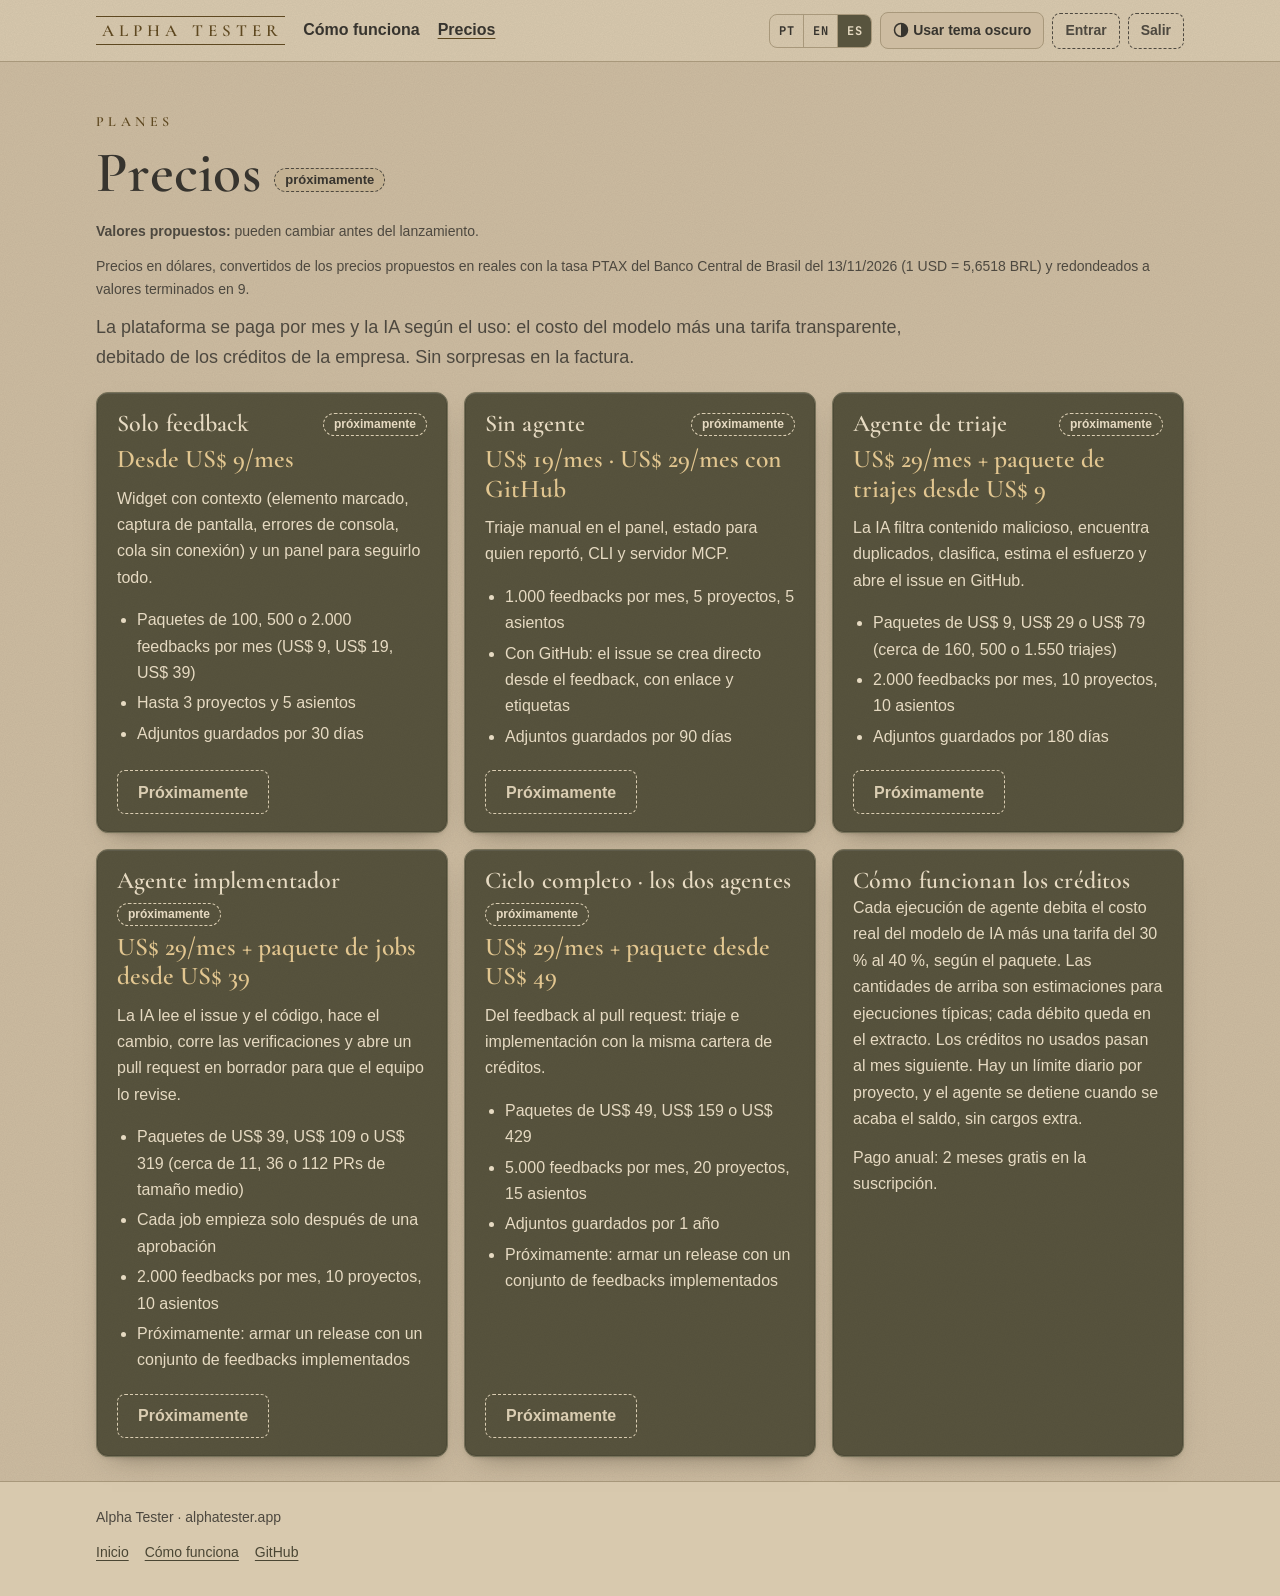
<file: es/precos/index.html>
<!doctype html>
<html lang="es" data-locale-preset="es">
<head>
<!-- generated by scripts/i18n-pages.mjs from the pt-BR page; edit that page and rerun -->
<meta charset="utf-8">
<meta name="viewport" content="width=device-width, initial-scale=1">
<title data-i18n="meta.precos.title">Precios — Alpha Tester</title>
<meta name="description" content="Planes propuestos de Alpha Tester: solo feedback, sin agente, agente de triaje, agente implementador y el ciclo completo, con créditos para la IA." data-i18n-attr="content:meta.precos.description">
<meta name="color-scheme" content="light dark">
<meta name="theme-color" content="#CDBCA1" media="(prefers-color-scheme: light)">
<meta name="theme-color" content="#17333A" media="(prefers-color-scheme: dark)">
<link rel="canonical" href="https://alphatester.app/es/precos/" data-canonical="precos/">
<link rel="alternate" hreflang="pt-BR" href="https://alphatester.app/precos/">
<link rel="alternate" hreflang="en" href="https://alphatester.app/en/precos/">
<link rel="alternate" hreflang="es" href="https://alphatester.app/es/precos/">
<link rel="alternate" hreflang="x-default" href="https://alphatester.app/precos/">
<meta property="og:type" content="website">
<meta property="og:site_name" content="Alpha Tester">
<meta property="og:locale" content="es_LA" data-i18n-attr="content:meta.locale">
<meta property="og:url" content="https://alphatester.app/es/precos/" data-canonical="precos/">
<meta property="og:title" content="Precios — Alpha Tester" data-i18n-attr="content:meta.precos.ogTitle">
<meta property="og:description" content="Planes propuestos: la plataforma por mes y la IA según el uso, con créditos y límite diario por proyecto." data-i18n-attr="content:meta.precos.ogDescription">
<meta name="twitter:card" content="summary">
<link rel="icon" href="/assets/favicon.svg" type="image/svg+xml">
<script>
  (function () {
    try {
      var t = localStorage.getItem('alphatester-theme');
      if (t === 'light' || t === 'dark') document.documentElement.setAttribute('data-theme', t);
    } catch (e) { /* storage unavailable: follow the system preference */ }
  })();
</script>
<link rel="stylesheet" href="/assets/site.css">
<script src="/assets/i18n.js" defer></script>
<script src="/assets/theme.js" defer></script>

</head>
<body>
<a class="skip" href="#conteudo" data-i18n="common.skip">Ir al contenido</a>

<header class="site-header">
  <div class="wrap">
    <a class="brand" href="/es/" data-href="home">ALPHA TESTER</a>
    <nav class="site-nav" aria-label="Principal" data-i18n-attr="aria-label:common.nav.main">
      <a href="/es/como-funciona/" data-href="como" data-i18n="common.nav.como">Cómo funciona</a>
      <a href="/es/precos/" data-href="precos" data-i18n="common.nav.precos" aria-current="page">Precios</a>
    </nav>
    <div class="header-actions">
      <div class="lang-switch" role="group" aria-label="Idioma" data-i18n-attr="aria-label:common.lang.label">
        <button type="button" data-lang-btn="pt-BR" lang="pt-BR" aria-label="Português" aria-pressed="false">PT</button>
        <button type="button" data-lang-btn="en" lang="en" aria-label="English" aria-pressed="false">EN</button>
        <button type="button" data-lang-btn="es" lang="es" aria-label="Español" aria-pressed="true">ES</button>
      </div>
      <button type="button" class="theme-toggle" data-theme-toggle hidden>
        <svg viewBox="0 0 16 16" aria-hidden="true"><circle cx="8" cy="8" r="6.5" fill="none" stroke="currentColor" stroke-width="1.5"/><path d="M8 1.5a6.5 6.5 0 0 1 0 13z" fill="currentColor"/></svg><span data-theme-label>Usar tema escuro</span>
      </button>
      <button type="button" class="btn small" aria-disabled="true" title="próximamente" data-i18n="common.signIn" data-i18n-attr="title:common.soon">Entrar</button>
      <button type="button" class="btn small" aria-disabled="true" title="próximamente" data-i18n="common.signOut" data-i18n-attr="title:common.soon">Salir</button>
    </div>
  </div>
</header>

<main id="conteudo" class="precos">
  <section class="precos-intro" aria-labelledby="precos-titulo">
    <div class="wrap">
      <p class="eyebrow" data-i18n="precos.eyebrow">Planes</p>
      <h1 id="precos-titulo"><span data-i18n="precos.title">Precios</span> <span class="badge soon" data-i18n="common.soon">próximamente</span></h1>
      <p class="small-print"><strong data-i18n="precos.noteLabel">Valores propuestos:</strong> <span data-i18n="precos.note">pueden cambiar antes del lanzamiento.</span></p>
      <p class="small-print" data-i18n="meta.currency.note">Precios en dólares, convertidos de los precios propuestos en reales con la tasa PTAX del Banco Central de Brasil del 13/11/2026 (1 USD = 5,6518 BRL) y redondeados a valores terminados en 9.</p>
      <p class="lead" data-i18n="precos.lead">La plataforma se paga por mes y la IA según el uso: el costo del modelo más una tarifa transparente, debitado de los créditos de la empresa. Sin sorpresas en la factura.</p>
      <div class="grid three plans">
        <article class="card plan">
          <div class="plan-head"><h2 class="plan-name" data-i18n="precos.plans.feedback.name">Solo feedback</h2><span class="badge soon" data-i18n="common.soon">próximamente</span></div>
          <p class="plan-price" data-i18n="precos.plans.feedback.price">Desde US$ 9/mes</p>
          <p data-i18n="precos.plans.feedback.desc">Widget con contexto (elemento marcado, captura de pantalla, errores de consola, cola sin conexión) y un panel para seguirlo todo.</p>
          <ul>
            <li data-i18n="precos.plans.feedback.items.0">Paquetes de 100, 500 o 2.000 feedbacks por mes (US$ 9, US$ 19, US$ 39)</li>
            <li data-i18n="precos.plans.feedback.items.1">Hasta 3 proyectos y 5 asientos</li>
            <li data-i18n="precos.plans.feedback.items.2">Adjuntos guardados por 30 días</li>
          </ul>
          <button type="button" class="btn plan-cta" aria-disabled="true" title="próximamente" data-i18n="common.soonButton" data-i18n-attr="title:common.soon">Próximamente</button>
        </article>
        <article class="card plan">
          <div class="plan-head"><h2 class="plan-name" data-i18n="precos.plans.noAgent.name">Sin agente</h2><span class="badge soon" data-i18n="common.soon">próximamente</span></div>
          <p class="plan-price" data-i18n="precos.plans.noAgent.price">US$ 19/mes · US$ 29/mes con GitHub</p>
          <p data-i18n="precos.plans.noAgent.desc">Triaje manual en el panel, estado para quien reportó, CLI y servidor MCP.</p>
          <ul>
            <li data-i18n="precos.plans.noAgent.items.0">1.000 feedbacks por mes, 5 proyectos, 5 asientos</li>
            <li data-i18n="precos.plans.noAgent.items.1">Con GitHub: el issue se crea directo desde el feedback, con enlace y etiquetas</li>
            <li data-i18n="precos.plans.noAgent.items.2">Adjuntos guardados por 90 días</li>
          </ul>
          <button type="button" class="btn plan-cta" aria-disabled="true" title="próximamente" data-i18n="common.soonButton" data-i18n-attr="title:common.soon">Próximamente</button>
        </article>
        <article class="card plan">
          <div class="plan-head"><h2 class="plan-name" data-i18n="precos.plans.triage.name">Agente de triaje</h2><span class="badge soon" data-i18n="common.soon">próximamente</span></div>
          <p class="plan-price" data-i18n="precos.plans.triage.price">US$ 29/mes + paquete de triajes desde US$ 9</p>
          <p data-i18n="precos.plans.triage.desc">La IA filtra contenido malicioso, encuentra duplicados, clasifica, estima el esfuerzo y abre el issue en GitHub.</p>
          <ul>
            <li data-i18n="precos.plans.triage.items.0">Paquetes de US$ 9, US$ 29 o US$ 79 (cerca de 160, 500 o 1.550 triajes)</li>
            <li data-i18n="precos.plans.triage.items.1">2.000 feedbacks por mes, 10 proyectos, 10 asientos</li>
            <li data-i18n="precos.plans.triage.items.2">Adjuntos guardados por 180 días</li>
          </ul>
          <button type="button" class="btn plan-cta" aria-disabled="true" title="próximamente" data-i18n="common.soonButton" data-i18n-attr="title:common.soon">Próximamente</button>
        </article>
        <article class="card plan">
          <div class="plan-head"><h2 class="plan-name" data-i18n="precos.plans.implementer.name">Agente implementador</h2><span class="badge soon" data-i18n="common.soon">próximamente</span></div>
          <p class="plan-price" data-i18n="precos.plans.implementer.price">US$ 29/mes + paquete de jobs desde US$ 39</p>
          <p data-i18n="precos.plans.implementer.desc">La IA lee el issue y el código, hace el cambio, corre las verificaciones y abre un pull request en borrador para que el equipo lo revise.</p>
          <ul>
            <li data-i18n="precos.plans.implementer.items.0">Paquetes de US$ 39, US$ 109 o US$ 319 (cerca de 11, 36 o 112 PRs de tamaño medio)</li>
            <li data-i18n="precos.plans.implementer.items.1">Cada job empieza solo después de una aprobación</li>
            <li data-i18n="precos.plans.implementer.items.2">2.000 feedbacks por mes, 10 proyectos, 10 asientos</li>
            <li data-i18n="precos.plans.implementer.items.3">Próximamente: armar un release con un conjunto de feedbacks implementados</li>
          </ul>
          <button type="button" class="btn plan-cta" aria-disabled="true" title="próximamente" data-i18n="common.soonButton" data-i18n-attr="title:common.soon">Próximamente</button>
        </article>
        <article class="card plan">
          <div class="plan-head"><h2 class="plan-name" data-i18n="precos.plans.both.name">Ciclo completo · los dos agentes</h2><span class="badge soon" data-i18n="common.soon">próximamente</span></div>
          <p class="plan-price" data-i18n="precos.plans.both.price">US$ 29/mes + paquete desde US$ 49</p>
          <p data-i18n="precos.plans.both.desc">Del feedback al pull request: triaje e implementación con la misma cartera de créditos.</p>
          <ul>
            <li data-i18n="precos.plans.both.items.0">Paquetes de US$ 49, US$ 159 o US$ 429</li>
            <li data-i18n="precos.plans.both.items.1">5.000 feedbacks por mes, 20 proyectos, 15 asientos</li>
            <li data-i18n="precos.plans.both.items.2">Adjuntos guardados por 1 año</li>
            <li data-i18n="precos.plans.both.items.3">Próximamente: armar un release con un conjunto de feedbacks implementados</li>
          </ul>
          <button type="button" class="btn plan-cta" aria-disabled="true" title="próximamente" data-i18n="common.soonButton" data-i18n-attr="title:common.soon">Próximamente</button>
        </article>
        <div class="card credits">
          <h2 class="plan-name" data-i18n="precos.credits.title">Cómo funcionan los créditos</h2>
          <p data-i18n="precos.credits.text">Cada ejecución de agente debita el costo real del modelo de IA más una tarifa del 30 % al 40 %, según el paquete. Las cantidades de arriba son estimaciones para ejecuciones típicas; cada débito queda en el extracto. Los créditos no usados pasan al mes siguiente. Hay un límite diario por proyecto, y el agente se detiene cuando se acaba el saldo, sin cargos extra.</p>
          <p data-i18n="precos.credits.annual">Pago anual: 2 meses gratis en la suscripción.</p>
        </div>
      </div>
    </div>
  </section>
</main>

<footer class="site-footer">
  <div class="wrap">
    <p data-i18n="common.footer">Alpha Tester · alphatester.app</p>
    <nav aria-label="Pie de página" data-i18n-attr="aria-label:common.nav.footer">
      <a href="/es/" data-href="home" data-i18n="common.nav.home">Inicio</a>
      <a href="/es/como-funciona/" data-href="como" data-i18n="common.nav.como">Cómo funciona</a>
      <a href="https://github.com/msant77/alpha-t">GitHub</a>
    </nav>
  </div>
</footer>
<!-- Alpha Tester feedback widget: hidden unless this browser opted in.
     ?alpha=1 turns it on (localStorage.alpha = "1"), ?alpha=0 turns it off.
     Same SDK and dashboard as the testing script (/teste/), on the
     landing's own project; the key alone selects the project. -->
<script>
  (function () {
    var on = false;
    try {
      var q = new URLSearchParams(location.search).get("alpha");
      if (q === "1") localStorage.setItem("alpha", "1");
      if (q === "0") localStorage.removeItem("alpha");
      on = localStorage.getItem("alpha") === "1";
    } catch (e) { /* storage unavailable: the widget stays hidden */ }
    if (!on) return;
    var s = document.createElement("script");
    s.src = "https://dev.alphatester.app/sdk/v1/alpha-tester.umd.js";
    s.onload = function () {
      if (!window.AlphaTester) return;
      AlphaTester.init({
        projectId: "alpha-tester-landing",
        apiKey: "at_pub_r1SFXHb8yXUh_sXqehXW86E3AuGcxyxy",
        endpoint: "https://dev.alphatester.app"
      });
    };
    document.body.appendChild(s);
  })();
</script>
</body>
</html>
</file>
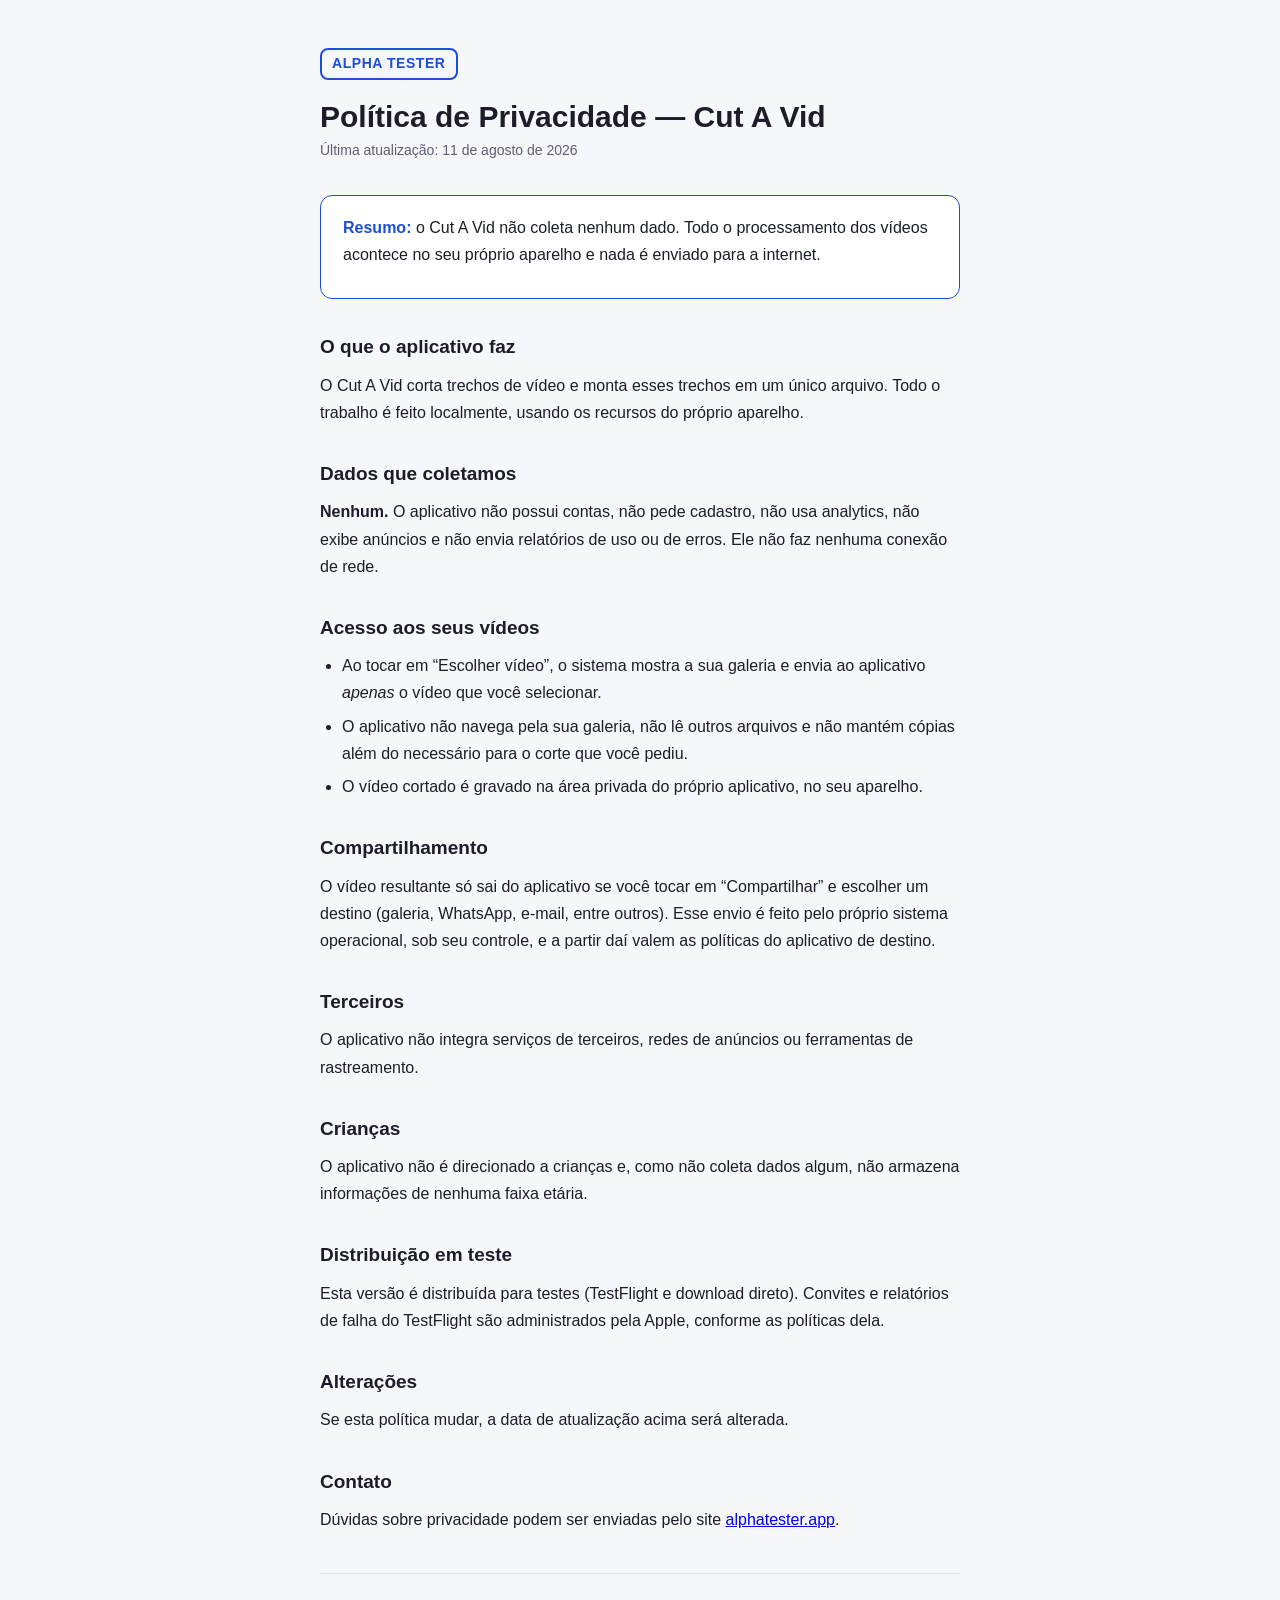
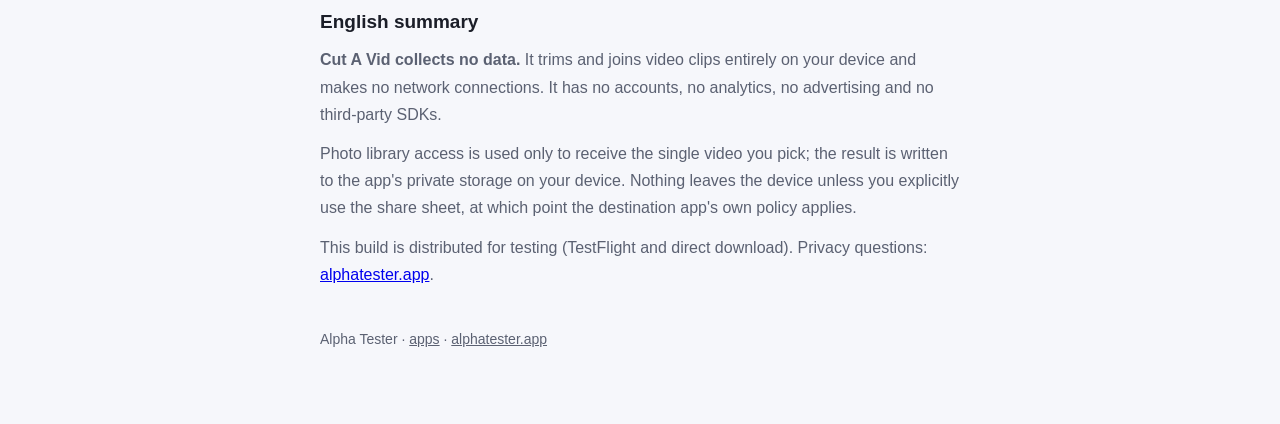
<file: apps/privacidade/cutavid/index.html>
<!doctype html>
<html lang="pt-BR">
<head>
<meta charset="utf-8">
<meta name="viewport" content="width=device-width, initial-scale=1">
<title>Política de Privacidade — Cut A Vid</title>
<meta name="description" content="Política de privacidade do Cut A Vid: todo o processamento acontece no seu aparelho e nenhum dado é coletado.">
<style>
  :root {
    --bg: #f6f7fb; --card: #ffffff; --text: #1b1e28; --muted: #5b6172;
    --accent: #1d4ed8; --border: #e3e6ef;
  }
  @media (prefers-color-scheme: dark) {
    :root {
      --bg: #12141c; --card: #1b1e28; --text: #e9ebf2; --muted: #9aa1b5;
      --accent: #4c6ef5; --border: #2a2e3d;
    }
  }
  * { box-sizing: border-box; }
  body {
    margin: 0; background: var(--bg); color: var(--text);
    font: 16px/1.7 -apple-system, "Segoe UI", Roboto, Ubuntu, sans-serif;
  }
  .wrap { max-width: 680px; margin: 0 auto; padding: 48px 20px 72px; }
  .brand {
    display: inline-block; font-weight: 800; letter-spacing: .04em;
    color: var(--accent); border: 2px solid var(--accent);
    border-radius: 8px; padding: 2px 10px; font-size: 14px;
  }
  h1 { margin: 18px 0 4px; font-size: 30px; line-height: 1.25; }
  .updated { margin: 0 0 32px; color: var(--muted); font-size: 14px; }
  h2 { margin: 32px 0 8px; font-size: 19px; }
  p { margin: 0 0 12px; }
  ul { margin: 0 0 12px; padding-left: 22px; }
  li { margin: 6px 0; }
  .highlight {
    background: var(--card); border: 1px solid var(--accent);
    border-radius: 12px; padding: 18px 22px; margin: 24px 0;
  }
  .highlight strong { color: var(--accent); }
  hr { border: 0; border-top: 1px solid var(--border); margin: 40px 0 28px; }
  .en { color: var(--muted); }
  .en h2 { color: var(--text); }
  footer { margin-top: 40px; color: var(--muted); font-size: 14px; }
  footer a { color: inherit; }
</style>
</head>
<body>
<div class="wrap">
  <span class="brand">ALPHA TESTER</span>
  <h1>Política de Privacidade — Cut A Vid</h1>
  <p class="updated">Última atualização: 11 de agosto de 2026</p>

  <div class="highlight">
    <p><strong>Resumo:</strong> o Cut A Vid não coleta nenhum dado. Todo o
    processamento dos vídeos acontece no seu próprio aparelho e nada é
    enviado para a internet.</p>
  </div>

  <h2>O que o aplicativo faz</h2>
  <p>O Cut A Vid corta trechos de vídeo e monta esses trechos em um único
  arquivo. Todo o trabalho é feito localmente, usando os recursos do
  próprio aparelho.</p>

  <h2>Dados que coletamos</h2>
  <p><strong>Nenhum.</strong> O aplicativo não possui contas, não pede
  cadastro, não usa analytics, não exibe anúncios e não envia relatórios
  de uso ou de erros. Ele não faz nenhuma conexão de rede.</p>

  <h2>Acesso aos seus vídeos</h2>
  <ul>
    <li>Ao tocar em “Escolher vídeo”, o sistema mostra a sua galeria e
    envia ao aplicativo <em>apenas</em> o vídeo que você selecionar.</li>
    <li>O aplicativo não navega pela sua galeria, não lê outros arquivos e
    não mantém cópias além do necessário para o corte que você pediu.</li>
    <li>O vídeo cortado é gravado na área privada do próprio aplicativo, no
    seu aparelho.</li>
  </ul>

  <h2>Compartilhamento</h2>
  <p>O vídeo resultante só sai do aplicativo se você tocar em
  “Compartilhar” e escolher um destino (galeria, WhatsApp, e-mail, entre
  outros). Esse envio é feito pelo próprio sistema operacional, sob seu
  controle, e a partir daí valem as políticas do aplicativo de destino.</p>

  <h2>Terceiros</h2>
  <p>O aplicativo não integra serviços de terceiros, redes de anúncios ou
  ferramentas de rastreamento.</p>

  <h2>Crianças</h2>
  <p>O aplicativo não é direcionado a crianças e, como não coleta dados
  algum, não armazena informações de nenhuma faixa etária.</p>

  <h2>Distribuição em teste</h2>
  <p>Esta versão é distribuída para testes (TestFlight e download direto).
  Convites e relatórios de falha do TestFlight são administrados pela
  Apple, conforme as políticas dela.</p>

  <h2>Alterações</h2>
  <p>Se esta política mudar, a data de atualização acima será alterada.</p>

  <h2>Contato</h2>
  <p>Dúvidas sobre privacidade podem ser enviadas pelo site
  <a href="https://alphatester.app">alphatester.app</a>.</p>

  <hr>

  <div class="en">
    <h2>English summary</h2>
    <p><strong>Cut A Vid collects no data.</strong> It trims and joins video
    clips entirely on your device and makes no network connections. It has
    no accounts, no analytics, no advertising and no third-party SDKs.</p>
    <p>Photo library access is used only to receive the single video you
    pick; the result is written to the app's private storage on your device.
    Nothing leaves the device unless you explicitly use the share sheet, at
    which point the destination app's own policy applies.</p>
    <p>This build is distributed for testing (TestFlight and direct
    download). Privacy questions:
    <a href="https://alphatester.app">alphatester.app</a>.</p>
  </div>

  <footer>Alpha Tester · <a href="https://apps.alphatester.app">apps</a> ·
  <a href="https://alphatester.app">alphatester.app</a></footer>
</div>
<!-- Alpha Tester feedback widget: hidden unless this browser opted in.
     ?alpha=1 turns it on (localStorage.alpha = "1"), ?alpha=0 turns it off.
     Same SDK and dashboard as the testing script (/teste/), on the
     landing's own project; the key alone selects the project. -->
<script>
  (function () {
    var on = false;
    try {
      var q = new URLSearchParams(location.search).get("alpha");
      if (q === "1") localStorage.setItem("alpha", "1");
      if (q === "0") localStorage.removeItem("alpha");
      on = localStorage.getItem("alpha") === "1";
    } catch (e) { /* storage unavailable: the widget stays hidden */ }
    if (!on) return;
    var s = document.createElement("script");
    s.src = "https://apps.alphatester.app/teste/alpha-tester.umd.js";
    s.onload = function () {
      if (!window.AlphaTester) return;
      AlphaTester.init({
        projectId: "alpha-tester-landing",
        apiKey: "at_pub_r1SFXHb8yXUh_sXqehXW86E3AuGcxyxy",
        endpoint: "https://dev.alphatester.app"
      });
    };
    document.body.appendChild(s);
  })();
</script>
</body>
</html>
</file>
<file: assets/site.css>
/*
 * Alpha Tester — shared styles for the landing and "Como funciona".
 *
 * Two named palettes, one per theme, sampled from the brand swatches
 * (textured plaster and leather cards with gold serif lettering):
 *
 *   Light  "sage / charcoal / oatmeal": oatmeal surface, charcoal text,
 *          sage for cards, borders and buttons.
 *   Dark   "peacock / tobacco / parchment": peacock surface, parchment
 *          text, tobacco for cards, borders and buttons.
 *   Both   one gold, from the lettering, for display type and the glow.
 *
 * Sampled band medians: sage #68644C, charcoal #32302C, oatmeal #C8B79C
 * (flat #D2C1A6); peacock #112D32 (light #1E3E44), tobacco #38160B
 * (#462213), parchment #D0BA96 (flat #DBC5A2); gold lettering ~#C8A465.
 * Where a text pair failed WCAG AA (4.5:1) only the lightness moved,
 * never the hue. Ratios are in the comments; every colour lives here.
 *
 * Theme choice: the system preference unless the visitor picked one with
 * the toggle (localStorage), applied as <html data-theme> before paint.
 */

/* ---- Fonts: self-hosted, SIL OFL 1.1 (licences in assets/fonts/) ---- */
@font-face {
  font-family: "Cormorant Garamond"; font-style: normal; font-weight: 500; font-display: swap;
  src: url("/assets/fonts/cormorant-garamond-latin-500-normal.woff2") format("woff2");
}
@font-face {
  font-family: "Cormorant Garamond"; font-style: normal; font-weight: 600; font-display: swap;
  src: url("/assets/fonts/cormorant-garamond-latin-600-normal.woff2") format("woff2");
}
@font-face {
  font-family: "JetBrains Mono"; font-style: normal; font-weight: 400; font-display: swap;
  src: url("/assets/fonts/jetbrains-mono-latin-400-normal.woff2") format("woff2");
}
@font-face {
  font-family: "JetBrains Mono"; font-style: normal; font-weight: 700; font-display: swap;
  src: url("/assets/fonts/jetbrains-mono-latin-700-normal.woff2") format("woff2");
}

/* ---- Light: sage / charcoal / oatmeal (default) ---- */
:root {
  color-scheme: light;
  --font-sans: -apple-system, BlinkMacSystemFont, "Segoe UI", Roboto, Ubuntu, "Helvetica Neue", Arial, sans-serif;
  --font-display: "Cormorant Garamond", "Cormorant", Georgia, "Times New Roman", serif;
  --font-mono: "JetBrains Mono", ui-monospace, "SF Mono", Menlo, Consolas, monospace;

  --surface: #CDBCA1;        /* oatmeal */
  --surface-raised: #D8C9AE; /* oatmeal, flat light */
  --text: #37342E;           /* charcoal: 6.68 on surface, 7.61 on raised */
  --muted: #4D483F;          /* 4.88 on surface, 5.57 on raised */
  --line: #A8987B;           /* hairlines (decorative) */
  --card: #58543E;           /* sage, darkened from #68644C so text passes */
  --on-card: #E6DAC2;        /* 5.51 on card */
  --card-muted: #DACDB2;     /* 4.85 on card */
  --card-line: #77725A;
  --accent: #58543E;         /* sage buttons */
  --on-accent: #E6DAC2;      /* 5.51 */
  --accent-ink: #4A4634;     /* sage for links on oatmeal: 5.10 / 5.81 */
  --gold: #C8A465;           /* lettering gold: glow, rules, large type on dark */
  --gold-ink: #5E4820;       /* gold darkened for oatmeal: 4.66 / 5.32 */
  --gold-on-card: #E2C690;   /* gold lightened for sage: 4.62 */
  --soon-bg: #C3B192;        /* text 5.92 */
  --logo-bg: #F2EADB;        /* behind client marks */
  --focus: #37342E;
  --shadow-card: inset 0 1px 0 rgba(255, 255, 255, .10), inset 0 0 0 1px rgba(0, 0, 0, .10),
                 0 12px 26px -16px rgba(40, 34, 20, .55), 0 2px 5px -3px rgba(40, 34, 20, .35);
  /* plaster: fine dark speckle, 5 % */
  --grain: url("data:image/svg+xml,%3Csvg xmlns='http://www.w3.org/2000/svg' width='240' height='240'%3E%3Cfilter id='n'%3E%3CfeTurbulence type='fractalNoise' baseFrequency='.9' numOctaves='3' stitchTiles='stitch'/%3E%3CfeColorMatrix values='0 0 0 0 0 0 0 0 0 0 0 0 0 0 0 1 0 0 0 0'/%3E%3C/filter%3E%3Crect width='100%25' height='100%25' filter='url(%23n)' opacity='.05'/%3E%3C/svg%3E");

  /* live scenes: dark sage terminals on the oatmeal page */
  --term-bg: #3E3B2C;
  --term-panel: #4A4735;     /* text 6.76, muted 5.44 */
  --term-text: #E6DAC2;
  --term-muted: #D2C4A8;
  --term-line: #8A8466;
  --term-chrome: #353225;
  --role-client: #C9D6A8;    /* 6.09 on panel */
  --role-core: #9FD0CF;      /* 5.53 */
  --role-agent: #E8B98A;     /* 5.23 */
  --role-github: #CDBEF0;    /* 5.45 */
  --role-human: #F1A99B;     /* 4.85 */
  --scene-gold: #E2C690;     /* 5.67 on panel */
  /* Tech Level: a flat, light diagram on the page's own surfaces */
  --tech-lane: #EBE1CC;
  --tech-platform: #F5EEDF;
  --tech-node: #FFFBF3;      /* text 12.2, muted 7.4 */
  --tech-text: #37342E;
  --tech-muted: #5A5346;     /* 5.34 on lane */
  --tech-line: #8F8268;
  --tech-accent: #6B5226;    /* 6.53 on node */
  --tech-glow: #C8A465;
}

/* ---- Dark: peacock / tobacco / parchment ---- */
@media (prefers-color-scheme: dark) {
  :root:not([data-theme="light"]) {
    color-scheme: dark;
    --surface: #17333A;        /* peacock */
    --surface-raised: #1E3E44; /* peacock, lit */
    --text: #DFCBA6;           /* parchment: 8.42 on surface, 7.24 on raised */
    --muted: #B8A584;          /* 5.57 / 4.79 */
    --line: #35575D;
    --card: #412013;           /* tobacco */
    --on-card: #DFCBA6;        /* 9.18 */
    --card-muted: #C2AF8D;     /* 6.81 */
    --card-line: #6A3A22;
    --accent: #4A2616;         /* tobacco buttons */
    --on-accent: #DFCBA6;      /* 8.37 */
    --accent-ink: #C8A465;     /* gold links: 5.56 / 4.90 */
    --gold: #C8A465;
    --gold-ink: #C8A465;       /* 5.56 / 4.90 */
    --gold-on-card: #C8A465;   /* 6.21 on tobacco */
    --soon-bg: #102A2F;
    --logo-bg: #EADFC9;
    --focus: #C8A465;
    --shadow-card: inset 0 1px 0 rgba(255, 230, 190, .07), inset 0 0 0 1px rgba(0, 0, 0, .25),
                   0 14px 30px -16px rgba(0, 0, 0, .7), 0 2px 6px -3px rgba(0, 0, 0, .5);
    /* leather: coarser light grain, 4 % */
    --grain: url("data:image/svg+xml,%3Csvg xmlns='http://www.w3.org/2000/svg' width='240' height='240'%3E%3Cfilter id='n'%3E%3CfeTurbulence type='fractalNoise' baseFrequency='.55' numOctaves='4' stitchTiles='stitch'/%3E%3CfeColorMatrix values='0 0 0 0 1 0 0 0 0 1 0 0 0 0 1 1 0 0 0 0'/%3E%3C/filter%3E%3Crect width='100%25' height='100%25' filter='url(%23n)' opacity='.04'/%3E%3C/svg%3E");
    --term-bg: #0F262B;
    --term-panel: #412013;     /* tobacco cards: text 9.18, muted 6.58 */
    --term-text: #DFCBA6;
    --term-muted: #BFAC8A;
    --term-line: #4C6B70;
    --term-chrome: #0B1F23;
    --role-client: #C9D6A8;    /* 9.49 on panel, all roles above 7 */
    --role-core: #9FD0CF;
    --role-agent: #E8B98A;
    --role-github: #CDBEF0;
    --role-human: #F1A99B;
    --scene-gold: #C8A465;     /* 6.21 on panel, 6.72 on bg */
    --tech-lane: #1E3E44;
    --tech-platform: #1A3B42;
    --tech-node: #0F2A30;      /* text 9.49, muted 6.28 */
    --tech-text: #DFCBA6;
    --tech-muted: #B8A584;     /* 4.79 on lane */
    --tech-line: #5B8790;
    --tech-accent: #C8A465;    /* 6.42 on node */
    --tech-glow: #E2C690;
  }
}
:root[data-theme="dark"] {
  color-scheme: dark;
  --surface: #17333A;
  --surface-raised: #1E3E44;
  --text: #DFCBA6;
  --muted: #B8A584;
  --line: #35575D;
  --card: #412013;
  --on-card: #DFCBA6;
  --card-muted: #C2AF8D;
  --card-line: #6A3A22;
  --accent: #4A2616;
  --on-accent: #DFCBA6;
  --accent-ink: #C8A465;
  --gold: #C8A465;
  --gold-ink: #C8A465;
  --gold-on-card: #C8A465;
  --soon-bg: #102A2F;
  --logo-bg: #EADFC9;
  --focus: #C8A465;
  --shadow-card: inset 0 1px 0 rgba(255, 230, 190, .07), inset 0 0 0 1px rgba(0, 0, 0, .25),
                 0 14px 30px -16px rgba(0, 0, 0, .7), 0 2px 6px -3px rgba(0, 0, 0, .5);
  --grain: url("data:image/svg+xml,%3Csvg xmlns='http://www.w3.org/2000/svg' width='240' height='240'%3E%3Cfilter id='n'%3E%3CfeTurbulence type='fractalNoise' baseFrequency='.55' numOctaves='4' stitchTiles='stitch'/%3E%3CfeColorMatrix values='0 0 0 0 1 0 0 0 0 1 0 0 0 0 1 1 0 0 0 0'/%3E%3C/filter%3E%3Crect width='100%25' height='100%25' filter='url(%23n)' opacity='.04'/%3E%3C/svg%3E");
  --term-bg: #0F262B;
  --term-panel: #412013;
  --term-text: #DFCBA6;
  --term-muted: #BFAC8A;
  --term-line: #4C6B70;
  --term-chrome: #0B1F23;
  --role-client: #C9D6A8;
  --role-core: #9FD0CF;
  --role-agent: #E8B98A;
  --role-github: #CDBEF0;
  --role-human: #F1A99B;
  --scene-gold: #C8A465;
  --tech-lane: #1E3E44;
  --tech-platform: #1A3B42;
  --tech-node: #0F2A30;
  --tech-text: #DFCBA6;
  --tech-muted: #B8A584;
  --tech-line: #5B8790;
  --tech-accent: #C8A465;
  --tech-glow: #E2C690;
}

/* ---- Base ---- */
*, *::before, *::after { box-sizing: border-box; }
html { -webkit-text-size-adjust: 100%; }
body {
  margin: 0;
  background: var(--grain), var(--surface);
  color: var(--text);
  font: 16px/1.65 var(--font-sans);
  overflow-wrap: break-word;
}
img, svg { max-width: 100%; height: auto; }
a { color: var(--accent-ink); text-underline-offset: 3px; }
a:hover { text-decoration-thickness: 2px; }
:focus-visible { outline: 3px solid var(--focus); outline-offset: 2px; }
code {
  font-family: var(--font-mono);
  font-size: .86em;
  background: var(--soon-bg);
  padding: 1px 6px;
  border-radius: 5px;
}
h1, h2, h3 { font-family: var(--font-display); font-weight: 600; line-height: 1.12; letter-spacing: .005em; }
h1 { font-size: 2.5rem; margin: 0 0 14px; }
h2 { font-size: 2rem; margin: 0 0 12px; }
h3 { font-size: 1.35rem; margin: 0 0 6px; }
p { margin: 0 0 12px; }

.wrap { max-width: 1120px; margin: 0 auto; padding: 0 16px; }
.narrow { max-width: 760px; }
.skip {
  position: absolute; left: -9999px; top: 8px;
  background: var(--surface-raised); color: var(--text); padding: 8px 12px;
}
.skip:focus { left: 16px; z-index: 10; }

.sr-only {
  position: absolute; width: 1px; height: 1px; padding: 0; margin: -1px;
  overflow: hidden; clip: rect(0 0 0 0); white-space: nowrap; border: 0;
}
.r-client { --role: var(--role-client); }
.r-core   { --role: var(--role-core); }
.r-agent  { --role: var(--role-agent); }
.r-github { --role: var(--role-github); }
.r-human  { --role: var(--role-human); }

/* ---- Header ---- */
.site-header {
  background: var(--grain), var(--surface-raised);
  border-bottom: 1px solid var(--line);
}
.site-header .wrap {
  display: flex; flex-wrap: wrap; align-items: center;
  gap: 8px 18px; padding-top: 12px; padding-bottom: 12px;
}
.brand {
  display: inline-block; font-family: var(--font-display); font-weight: 600;
  letter-spacing: .3em; font-size: 17px; line-height: 1.2;
  color: var(--gold-ink); border-top: 1px solid var(--gold-ink); border-bottom: 1px solid var(--gold-ink);
  padding: 4px 2px 3px 6px; text-decoration: none; white-space: nowrap;
}
.site-nav { display: flex; flex-wrap: wrap; gap: 4px 18px; margin-right: auto; }
.site-nav a { font-weight: 600; text-decoration: none; padding: 4px 0; color: var(--text); }
.site-nav a:hover, .site-nav a[aria-current="page"] { text-decoration: underline; text-decoration-color: var(--gold-ink); }
.header-actions { display: flex; flex-wrap: wrap; gap: 8px; align-items: center; }
.lang-switch { display: inline-flex; border: 1px solid var(--line); border-radius: 8px; overflow: hidden; }
.lang-switch button {
  font: 600 12px var(--font-mono); letter-spacing: .04em; min-height: 32px; padding: 4px 9px;
  background: transparent; color: var(--text); border: 0; cursor: pointer;
}
.lang-switch button + button { border-left: 1px solid var(--line); }
.lang-switch button[aria-pressed="true"] { background: var(--accent); color: var(--on-accent); }

/* ---- Buttons ---- */
.btn {
  display: inline-flex; align-items: center; justify-content: center; gap: 6px;
  min-height: 44px; padding: 10px 20px; border-radius: 8px;
  font: inherit; font-weight: 700; line-height: 1.2; text-decoration: none;
  background: var(--grain), var(--accent); color: var(--on-accent);
  border: 1px solid var(--gold); cursor: pointer; box-shadow: var(--shadow-card);
}
.btn:hover { filter: brightness(1.08); text-decoration: none; }
.btn.ghost { background: transparent; color: var(--accent-ink); border-color: var(--accent-ink); box-shadow: none; }
.btn.small { min-height: 36px; padding: 6px 12px; font-size: 14px; }
.btn[aria-disabled="true"] {
  background: transparent; color: var(--muted); box-shadow: none;
  border: 1px dashed var(--muted); cursor: not-allowed; filter: none;
}
.card .btn[aria-disabled="true"] { color: var(--card-muted); border-color: var(--card-muted); }
.theme-toggle {
  min-height: 36px; padding: 6px 12px; border-radius: 8px;
  font: inherit; font-size: 14px; font-weight: 600;
  background: var(--surface); color: var(--text);
  border: 1px solid var(--line); cursor: pointer;
}
.theme-toggle svg { width: 16px; height: 16px; vertical-align: -3px; margin-right: 4px; }

/* ---- Sections ---- */
main section { padding: 48px 0; }
main section + section { border-top: 1px solid var(--line); }
.eyebrow {
  margin: 0 0 8px; font-family: var(--font-display); font-size: 14px; font-weight: 600;
  letter-spacing: .32em; text-transform: uppercase; color: var(--gold-ink);
}
.lead { font-size: 1.125rem; color: var(--muted); max-width: 46em; }
.muted { color: var(--muted); }
.small-print { font-size: 14px; color: var(--muted); }

/* Cards: sage (light) or tobacco (dark), slightly raised, with grain. */
.card {
  background: var(--grain), var(--card); color: var(--on-card);
  border: 1px solid var(--card-line); border-radius: 12px; padding: 18px 20px;
  box-shadow: var(--shadow-card);
}
.card a { color: var(--gold-on-card); }
.card .muted, .card .small-print { color: var(--card-muted); }
.card p:last-child { margin-bottom: 0; }
.grid { display: grid; gap: 16px; grid-template-columns: 1fr; }
@media (min-width: 640px) {
  .grid.two { grid-template-columns: repeat(2, 1fr); }
  .grid.three { grid-template-columns: repeat(2, 1fr); }
}
@media (min-width: 960px) {
  .grid.three { grid-template-columns: repeat(3, 1fr); }
  h1 { font-size: 3.6rem; }
  h2 { font-size: 2.5rem; }
}

.badge {
  display: inline-block; font-family: var(--font-sans); font-size: 12px; font-weight: 700; line-height: 1.4;
  padding: 2px 10px; border-radius: 999px; white-space: nowrap; letter-spacing: 0;
  background: var(--accent); color: var(--on-accent); vertical-align: middle;
}
h2 .badge { margin-left: 6px; }
.badge.soon {
  background: var(--soon-bg); color: var(--text);
  border: 1px dashed var(--muted);
}
.card .badge.soon { background: transparent; color: var(--on-card); border-color: var(--card-muted); }

/* ---- Landing: the hero is the scene ---- */
.site-header.is-over {
  position: absolute; top: 0; left: 0; right: 0; z-index: 20;
  background: transparent; border-bottom: 0;
}
.hero {
  position: relative; min-height: 100vh; min-height: 100svh; padding: 0; overflow: hidden;
  isolation: isolate;
}
.hero.is-3d .story-stage { position: absolute; inset: 0; z-index: 0; }
.hero-canvas { display: block; width: 100%; height: 100%; touch-action: pan-y; }
.hero-copy {
  position: relative; z-index: 3; pointer-events: none;
  max-width: 1120px; margin: 0 auto; padding: 92px 16px 0;
}
.hero-copy h1 { max-width: 11em; margin: 0 0 6px; font-size: 2.35rem; text-wrap: balance; }
.hero-copy { transition: opacity .5s ease; }
.hero.has-sel .hero-copy { opacity: .55; }
.log-empty { color: var(--term-muted); display: block !important; }
.hero-hint {
  margin: 0; font: 12.5px/1.5 var(--font-mono); color: var(--muted);
}
.hero .proxies {
  position: relative; z-index: 4; list-style: none; margin: 8px auto 0; padding: 0 16px;
  max-width: 1120px; display: flex; flex-wrap: wrap; gap: 6px; height: 0; overflow: visible;
}
.proxy {
  position: absolute; left: -9999px;
  font: 12px var(--font-mono); padding: 4px 10px; border-radius: 999px;
  background: var(--term-panel); color: var(--term-text); border: 1px solid var(--scene-gold);
}
.proxy:focus { position: static; left: auto; }
.scene-ctl {
  position: absolute; z-index: 4; right: 16px; top: 84px;
  font: 12px var(--font-mono); min-height: 32px; padding: 4px 12px; border-radius: 6px;
  color: var(--term-text); background: var(--term-panel); border: 1px solid var(--term-line);
  cursor: pointer;
}
.scene-ctl:hover { border-color: var(--scene-gold); }

/* satellites: the CLI and the MCP server, fixed outside the 3D carousel */
.satellites {
  position: absolute; z-index: 4; right: 16px; top: 132px; width: 214px;
  display: flex; flex-direction: column; gap: 10px;
}
.satellites .node { font: 11.5px/1.45 var(--font-mono); padding: 7px 10px; }
.satellites .node-title { font-size: 16px; }
.node.is-satellite.is-sel { transform: none; }
.sat-leaders { position: absolute; inset: 0; z-index: 2; pointer-events: none; overflow: visible; }
.sat-leader { fill: none; stroke: var(--role); stroke-width: 1.2; stroke-dasharray: 3 4; transition: opacity .4s ease; }
.sat-packet { fill: var(--role); filter: drop-shadow(0 0 5px var(--role)); }

/* bottom dock: session log + progress rail */
.hero-dock {
  position: absolute; z-index: 3; left: 50%; bottom: 16px; transform: translateX(-50%);
  width: min(1120px, calc(100% - 32px));
  display: grid; grid-template-columns: minmax(0, 0.9fr) minmax(0, 1.25fr); gap: 12px; align-items: end;
}
.story-log {
  font: 11.5px/1.55 var(--font-mono); color: var(--term-text);
  background: var(--grain), var(--term-bg); border: 1px solid var(--term-line); border-radius: 8px;
  padding: 6px 10px 8px; box-shadow: var(--shadow-card); pointer-events: none;
}
.story-log.is-pinned { border-color: var(--scene-gold); }
.log-head { color: var(--term-muted); letter-spacing: .04em; }
.story-log.is-pinned .log-head { color: var(--scene-gold); }
.log-list { list-style: none; margin: 0; padding: 0; min-height: 6.2em; }
.log-list li { display: grid; grid-template-columns: 5.8em 8.6em minmax(0, 1fr); gap: 8px; }
.log-list li.is-new { animation: log-in .45s cubic-bezier(.22, .8, .3, 1); }
.log-t { color: var(--term-muted); }
.log-who { color: var(--role); font-weight: 700; overflow: hidden; text-overflow: ellipsis; white-space: nowrap; }
.log-x { overflow-wrap: anywhere; }
@keyframes log-in { from { opacity: 0; transform: translateY(6px); } to { opacity: 1; transform: none; } }

/* progress rail: Relato -> Triagem -> Issue -> Implementação -> Revisão */
.rail {
  position: relative; padding: 10px 14px 8px;
  background: var(--grain), var(--term-bg); border: 1px solid var(--term-line); border-radius: 8px;
  box-shadow: var(--shadow-card); font-family: var(--font-mono);
}
.rail-steps {
  list-style: none; margin: 0; padding: 0; display: grid; grid-template-columns: repeat(var(--n, 5), minmax(0, 1fr));
  position: relative;
}
.rail-steps::before {
  content: ""; position: absolute; left: 6%; right: 6%; bottom: 3px; height: 1px; background: var(--term-line);
}
.rail-btn {
  position: relative; display: flex; flex-direction: column; align-items: center; gap: 0;
  width: 100%; min-height: 44px; padding: 2px 2px 10px; cursor: pointer;
  font: 11px/1.3 var(--font-mono); color: var(--term-muted); background: none; border: 0;
}
.rail-btn::after {
  content: ""; position: absolute; bottom: 0; left: 50%; width: 7px; height: 7px; margin-left: -3.5px;
  border-radius: 50%; background: var(--term-bg); border: 1px solid var(--term-line);
  transition: background .4s ease, border-color .4s ease, box-shadow .4s ease;
}
.rail-n { opacity: .8; }
.rail-label { max-width: 100%; overflow: hidden; text-overflow: ellipsis; white-space: nowrap; font-family: var(--font-display); font-size: 14px; font-weight: 600; letter-spacing: .03em; text-transform: uppercase; color: var(--term-text); }
.rail-btn.is-past::after { background: var(--term-line); }
.rail-btn.is-on .rail-label, .rail-btn.is-on .rail-n { color: var(--scene-gold); }
.rail-btn.is-on::after { background: var(--scene-gold); border-color: var(--scene-gold); box-shadow: 0 0 10px var(--scene-gold); }
.rail-btn[aria-expanded="true"] .rail-label { text-decoration: underline; text-underline-offset: 4px; }
.rail-btn:focus-visible { outline: 2px solid var(--scene-gold); outline-offset: 2px; }

/* the tester bot walking along the rail */
.bot {
  position: absolute; left: 0; top: -26px; width: 26px; height: 28px; opacity: 0;
  transition: transform .9s cubic-bezier(.45, 0, .2, 1), opacity .4s ease; pointer-events: none;
}
.bot.is-shown { opacity: 1; }
.bot svg { display: block; overflow: visible; }
.bot-head { fill: var(--term-panel); stroke: var(--scene-gold); stroke-width: 1.5; }
.bot-face { fill: var(--term-bg); }
.bot-eye { fill: var(--scene-gold); }
.bot-ant { stroke: var(--scene-gold); stroke-width: 1.5; }
.bot-tip { fill: var(--scene-gold); }
.bot-body { fill: var(--term-panel); stroke: var(--scene-gold); stroke-width: 1.2; }
.bot-leg { fill: var(--scene-gold); }
.bot.is-walking .bot-leg.l { animation: bot-step .3s ease-in-out 3 alternate; }
.bot.is-walking .bot-leg.r { animation: bot-step .3s ease-in-out 3 alternate-reverse; }
.bot.is-walking svg { animation: bot-bob .3s ease-in-out 3 alternate; }
@keyframes bot-step { from { transform: translateY(0); } to { transform: translateY(-2px); } }
@keyframes bot-bob { from { transform: translateY(0); } to { transform: translateY(-1.5px); } }
.is-paused .bot svg, .is-paused .bot-leg { animation: none; }

/* caption panel: beside the object, a bottom sheet on narrow screens */
.cap {
  position: absolute; z-index: 10; width: min(320px, calc(100% - 32px));
  padding: 12px 34px 12px 14px; border-radius: 10px;
  font: 12.5px/1.55 var(--font-mono); color: var(--term-text);
  background: var(--grain), var(--term-panel); border: 1px solid var(--term-line);
  box-shadow: var(--shadow-card), 0 0 0 1px rgba(0, 0, 0, .08);
  animation: cap-in .3s cubic-bezier(.22, .8, .3, 1);
}
.cap[hidden] { display: none; }
.cap.is-pinned { border-color: var(--scene-gold); }
.cap-kicker { font-size: 10.5px; letter-spacing: .2em; text-transform: uppercase; color: var(--term-muted); }
.cap-title { font-family: var(--font-display); font-size: 21px; font-weight: 600; line-height: 1.15; color: var(--scene-gold); margin: 2px 0 6px; }
.cap-body p { margin: 0 0 4px; }
.cap-close {
  position: absolute; top: 6px; right: 6px; width: 28px; height: 28px; border-radius: 6px;
  font: 18px/1 var(--font-sans); color: var(--term-text); background: transparent; border: 1px solid transparent; cursor: pointer;
}
.cap:not(.is-pinned) .cap-close { display: none; }
.cap-close:hover { border-color: var(--term-line); }
.cap.is-docked { width: 300px; animation: none; }
.cap-leader { position: absolute; left: 0; top: 0; z-index: 9; pointer-events: none; overflow: visible; }
.cap-leader path { fill: none; stroke: var(--scene-gold); stroke-width: 1; stroke-dasharray: 2 3; }
.cap-leader circle { fill: var(--scene-gold); }
.cap.is-sheet {
  position: fixed; left: 8px; right: 8px; bottom: 8px; top: auto; width: auto; z-index: 40;
  animation: sheet-in .35s cubic-bezier(.22, .8, .3, 1);
}
@keyframes cap-in { from { opacity: 0; transform: translateY(4px); } to { opacity: 1; transform: none; } }
@keyframes sheet-in { from { transform: translateY(24px); opacity: 0; } to { transform: none; opacity: 1; } }

@media (min-width: 960px) {
  .hero-copy { padding-top: 104px; }
  .hero-copy h1 { font-size: 3.6rem; }
}
@media (max-width: 767px) {
  /* header: everything reachable with a thumb */
  .site-header .wrap { gap: 6px 12px; padding-top: 8px; padding-bottom: 8px; }
  .brand { font-size: 14px; letter-spacing: .22em; }
  .site-nav { gap: 0 16px; font-size: 16px; }
  .site-nav a { display: inline-flex; align-items: center; min-height: 44px; }
  .lang-switch button { min-height: 44px; min-width: 44px; }
  .theme-toggle { min-height: 44px; min-width: 44px; padding: 4px 10px; }
  .header-actions { gap: 6px; }
  .header-actions .btn.small { min-height: 44px; padding: 4px 9px; font-size: 14px; }
  .brand { display: inline-flex; align-items: center; min-height: 44px; }
  .site-footer nav a { display: inline-flex; align-items: center; min-height: 44px; }
  .scene-ctl, .scard-ctl { min-height: 44px; padding: 6px 14px; }
  .is-window .tech-label { display: none; }
  .theme-toggle [data-theme-label] {
    position: absolute; width: 1px; height: 1px; overflow: hidden; clip: rect(0 0 0 0); white-space: nowrap;
  }
  .site-header.is-over { position: relative; }

}
/* phones and tablets: the hero is the compact rendering (the full 3D carousel needs 1100 px) */
@media (max-width: 1099px) {
  .site-header.is-over { position: relative; }
  /* the hero becomes the compact rendering: title, the scene, satellites, rail, log */
  .hero { min-height: 0; display: flex; flex-direction: column; overflow: visible; padding: 0 0 12px; }
  .hero-copy { order: -1; width: 100%; max-width: none; margin: 0; padding: 16px 16px 10px; }
  .hero-copy h1 { font-size: 2rem; }
  .hero-hint { font-size: 13px; }
  .hero.is-3d .story-stage {
    position: relative; inset: auto; order: 0; height: min(50vh, 430px); min-height: 330px; margin: 0 8px;
    border-radius: 14px; overflow: hidden; background: var(--grain), var(--surface-raised); border: 1px solid var(--line);
  }
  .hero .scene-ctl { top: 10px; right: 10px; min-height: 44px; padding: 6px 16px; font-size: 14px; }
  .hero .satellites { position: static; order: 2; width: auto; margin: 8px 8px 0; flex-direction: row; gap: 8px; }
  .satellites .node { flex: 1 1 0; min-height: 44px; font-size: 13px; padding: 6px 10px; }
  .satellites .node-title { font-size: 17px; }
  .satellites .node .m-row, .satellites .node-sub { display: none; }
  .hero .sat-leaders { display: none; }
  .hero-dock { position: static; order: 3; transform: none; width: auto; align-self: stretch; margin: 8px 8px 0; display: flex; flex-direction: column; gap: 8px; }
  .hero-dock > * { width: 100%; }
  .hero .rail { order: 1; }
  .hero .story-log { order: 2; }
  .story-log { font-size: 13px; padding: 6px 10px 8px; }
  .log-list { min-height: 0; max-height: calc(3 * 1.55em); overflow-y: auto; overscroll-behavior: contain; }
  .log-list li { grid-template-columns: 7.5em minmax(0, 1fr); }
  .log-list li .log-t { display: none; }
  .rail { padding: 8px 4px 6px; }
  .rail-label { font-size: 12px; letter-spacing: .03em; }
  .rail-n { display: none; }
  .hero .proxies { height: 0; }
}
@media (hover: none) { .hint-mouse { display: none; } }
@media (hover: hover) { .hint-touch { display: none; } }

/* ---- Two levels under the hero: User Level (3D) and Tech Level (flat) ---- */
.levels { padding: 40px 0 24px; }
.levels .wrap { max-width: 1320px; }
.levels-grid { display: grid; gap: 18px; grid-template-columns: minmax(0, 1fr); }
@media (min-width: 1000px) { .levels-grid { grid-template-columns: minmax(0, 0.78fr) minmax(0, 1.22fr); } }
.level {
  position: relative; min-width: 0; padding: 12px 12px 14px; border-radius: 14px;
  background: var(--grain), var(--surface-raised); border: 1px solid var(--line); box-shadow: var(--shadow-card);
}
.level-head { display: flex; align-items: center; gap: 12px; margin-bottom: 8px; }
.level-title {
  margin: 0; margin-right: auto; font: 600 15px/1.2 var(--font-display);
  letter-spacing: .3em; text-transform: uppercase; color: var(--gold-ink);
}
.level .scene-ctl { position: static; }
.level .story-stage.is-3d { position: relative; height: 470px; border-radius: 10px; overflow: hidden; }
.level .story-stage.is-tech { position: relative; overflow: hidden; }
.level .story-log { position: static; margin-top: 10px; }
.level .rail { position: relative; margin-top: 34px; }
.proxies { list-style: none; margin: 0; padding: 0; }
.level .satellites { position: static; width: auto; flex-direction: row; margin-top: 10px; }
.level .satellites .node { flex: 1 1 0; }
.level.is-idle .story-stage { opacity: .92; }
.level .proxies { height: 0; }

/* ---- Tech Level section: full width, under the hero ---- */
.techlevel { padding: 40px 0 24px; }
.techlevel .wrap { max-width: 1320px; }
.tl-scene { position: relative; }
.tl-scene .story-stage.is-tech { position: relative; overflow: hidden; border-radius: 16px; }
.story-stage.is-tech.is-window .tech-canvas { transition: transform .9s cubic-bezier(.45, 0, .2, 1); }
.tl-bottom { display: grid; gap: 12px; grid-template-columns: minmax(0, 1fr); margin-top: 14px; }
@media (min-width: 900px) { .tl-bottom { grid-template-columns: minmax(0, 0.9fr) minmax(0, 1.1fr); align-items: start; } }
.tl-scene .rail { position: relative; margin-top: 26px; }
.tl-scene .scene-ctl { position: static; }

/* ---- Tech Level: flat architecture diagram (assets/tech.js) ---- */
.tech-canvas { position: absolute; left: 0; top: 0; transform-origin: 0 0; font-family: var(--font-sans); }
.tech-edges { position: absolute; left: 0; top: 0; overflow: visible; }
.tg { position: absolute; border-radius: 12px; }
.tg-label {
  position: absolute; left: 10px; top: 6px; font: 600 11px/1.2 var(--font-display);
  letter-spacing: .2em; text-transform: uppercase; color: var(--tech-muted);
}
.tg-lane { background: var(--tech-lane); border: 1px solid var(--tech-line); }
.tg-platform { background: var(--tech-platform); border: 1.5px solid var(--tech-line); box-shadow: 0 10px 30px -18px rgba(0, 0, 0, .35); }
.tg-agent { border: 1px solid var(--tech-line); background: var(--tech-lane); }
.tg-pipeline { border: 1.5px dashed var(--tech-accent); }
.tg-pipeline .tg-label { color: var(--tech-accent); }
.tn {
  position: absolute; z-index: 2; cursor: pointer; padding: 6px 9px; border-radius: 9px;
  background: var(--tech-node); color: var(--tech-text); border: 1px solid var(--tech-line);
  border-left: 4px solid var(--role); box-shadow: 0 1px 0 rgba(0, 0, 0, .06);
  transition: opacity .4s ease, box-shadow .35s ease, border-color .35s ease;
}
.tn-head { display: flex; align-items: center; gap: 6px; }
.tn-title { flex: 1; font: 700 12.5px/1.2 var(--font-sans); overflow: hidden; display: -webkit-box; -webkit-line-clamp: 2; -webkit-box-orient: vertical; }
.tn-glyph { position: absolute; right: 7px; top: 6px; font: 700 13px/1 var(--font-mono); color: var(--tech-accent); }
.tn-head { padding-right: 10px; }
.tn-icon { flex: none; width: 14px; height: 14px; fill: none; stroke: var(--role); stroke-width: 1.5; stroke-linecap: round; stroke-linejoin: round; }
.tn-tick { position: absolute; right: 6px; top: 6px; width: 15px; height: 15px; display: none; }
.tn-tick path { fill: none; stroke: var(--tech-accent); stroke-width: 2.2; stroke-linecap: round; stroke-linejoin: round; stroke-dasharray: 1; stroke-dashoffset: 1; }
.tn.st-done .tn-tick { display: block; }
.tn.st-done .tn-tick path { animation: tick-draw .45s cubic-bezier(.3, .7, .2, 1) forwards; }
@keyframes tick-draw { to { stroke-dashoffset: 0; } }
.tech-card {
  position: absolute; left: 50%; top: 14px; z-index: 5; transform: translate(-50%, -8px); opacity: 0;
  padding: 8px 18px; border-radius: 999px; pointer-events: none; white-space: nowrap;
  font: 600 17px/1.2 var(--font-display); letter-spacing: .06em;
  color: var(--tech-text); background: var(--tech-node); border: 1px solid var(--tech-glow);
  box-shadow: 0 8px 24px -12px rgba(0, 0, 0, .45), 0 0 18px -6px var(--tech-glow);
  transition: opacity .5s ease, transform .5s cubic-bezier(.22, .8, .3, 1);
}
.is-switch .tech-card { opacity: 1; transform: translate(-50%, 0); }
.is-switch .tech-canvas { animation: tech-fade .9s ease; }
@keyframes tech-fade { 0% { opacity: 1; } 35% { opacity: .55; } 100% { opacity: 1; } }
.tn-sub { font: 10.5px/1.35 var(--font-mono); color: var(--tech-muted); overflow: hidden; text-overflow: ellipsis; white-space: nowrap; }
.tn-badge:empty { display: none; }
.tn-badge { position: absolute; right: 6px; bottom: 4px; font: 700 9.5px var(--font-mono); color: var(--tech-muted); }
.tn.is-step { padding: 4px 9px; }
.tn.st-run { border-color: var(--tech-accent); box-shadow: 0 0 0 1px var(--tech-accent), 0 0 16px -4px var(--tech-glow); }
.tn.st-done { border-color: var(--tech-accent); }
.tn.st-skip { opacity: .7; border-style: dashed; }
.tn.is-later { border-style: dashed; }
.tg.is-dim { opacity: .55; }
.tn.st-skip .tn-title { text-decoration: line-through; }
.tn.is-hover, .tn.is-sel { box-shadow: 0 0 0 1.5px var(--tech-glow), 0 0 18px -4px var(--tech-glow); }
.is-live .tn:not(.is-lit):not(.is-sel) { opacity: .58; }
.tech-edge { fill: none; stroke: var(--tech-line); stroke-width: 1.4; transition: opacity .4s ease; }
.is-live .tech-edge:not(.is-lit) { opacity: .45; }
.tech-edge.is-dashed { stroke-dasharray: 5 4; }
.tech-edge.is-lit { stroke: var(--tech-accent); }
.tech-edge.is-hot { stroke: var(--tech-glow); stroke-width: 2.2; stroke-dasharray: 6 4; animation: tech-flow .6s linear infinite; }
.tech-edge.is-sel { stroke: var(--tech-glow); stroke-width: 2.2; }
@keyframes tech-flow { to { stroke-dashoffset: -10; } }
.tech-hit { fill: none; stroke: transparent; stroke-width: 14; pointer-events: stroke; cursor: pointer; }
.tech-head { fill: var(--tech-line); }
.tech-label {
  font: 10px var(--font-mono); fill: var(--tech-muted);
  paint-order: stroke; stroke: var(--tech-platform); stroke-width: 4px; stroke-linejoin: round;
}
.tech-label.is-lit { fill: var(--tech-accent); }
.tech-packet { fill: var(--tech-glow); filter: drop-shadow(0 0 4px var(--tech-glow)); }
@media (prefers-reduced-motion: reduce) {
  .tech-edge.is-hot, .is-switch .tech-canvas { animation: none; }
  .tn.st-done .tn-tick path { animation: none; stroke-dashoffset: 0; }
  .tn, .tech-edge { transition: none; }
}

/* ---- Flat fallback scene (no WebGL, or reduced motion) ---- */
.story-stage.is-dom { position: relative; z-index: 1; padding: 12px 16px 200px; width: 100%; max-width: 1120px; margin: 0 auto; }
.dom-legend {
  display: flex; flex-wrap: wrap; gap: 2px 16px; justify-content: center;
  font: 12px var(--font-mono); color: var(--muted); margin: 8px 0 14px;
}
.term-key { display: inline-flex; align-items: center; gap: 6px; white-space: nowrap; }
.term-key i { width: 9px; height: 9px; background: var(--role); border-radius: 2px; }
.dom-stage {
  position: relative; display: grid; gap: 28px 12px; font: 12px/1.5 var(--font-mono);
  grid-template-columns: repeat(2, minmax(0, 1fr)); padding: 0 18px 0 4px;
}
.dom-stage.is-wide { gap: 34px 26px; }
.term-edges { position: absolute; inset: 0; width: 100%; height: 100%; overflow: visible; pointer-events: none; }
.edge { fill: none; stroke: var(--term-line); stroke-width: 1.2; stroke-dasharray: 2 3; }
.edge.is-hot, .edge.is-sel { stroke: var(--role, var(--scene-gold)); stroke-dasharray: none; stroke-width: 1.8; }
.edge.is-sel { stroke: var(--scene-gold); }
.edge-hit { fill: none; stroke: transparent; stroke-width: 16; pointer-events: stroke; cursor: pointer; }
.edge-head { fill: var(--term-line); }
.packet circle { fill: var(--role); }
.packet .trail { opacity: .45; }
.node {
  position: relative; z-index: 1; min-width: 0; cursor: pointer;
  background: var(--grain), var(--term-panel); color: var(--term-text);
  border: 1.5px solid var(--role); border-radius: 8px; padding: 8px 10px;
  box-shadow: var(--shadow-card); transition: box-shadow .4s ease, opacity .4s ease, transform .4s cubic-bezier(.22, .8, .3, 1);
}
.node.is-active, .node.is-pulse, .node.is-hover, .node.is-sel {
  box-shadow: var(--shadow-card), 0 0 0 1px var(--scene-gold), 0 0 22px -4px var(--scene-gold);
}
.node.is-sel { transform: translateY(-3px); }
.dom-stage.has-sel .node:not(.is-sel) { opacity: .35; }
.node-title { color: var(--role); font: 600 17px/1.2 var(--font-display); }
.node-sub { color: var(--term-muted); }
.m-row { display: flex; align-items: center; gap: 8px; }
.m-label { flex: 1 1 auto; min-width: 0; overflow: hidden; text-overflow: ellipsis; white-space: nowrap; }
.m-val { color: var(--role); font-weight: 700; white-space: nowrap; }
.m-bar { flex: 0 0 34%; height: 9px; border: 1px solid var(--term-line); border-radius: 2px; background: var(--term-bg); overflow: hidden; }
.m-bar i { display: block; height: 100%; width: 0; background: var(--role); }
.node-status { margin-top: 2px; color: var(--term-muted); }
.node.st-run .node-status, .node.st-done .node-status { color: var(--role); }
.st-glyph { display: inline-block; width: 1.4em; }
.hero:not(.is-3d) .hero-dock { position: relative; left: auto; bottom: auto; transform: none; margin: 12px auto 0; }
.hero:not(.is-3d) { min-height: 0; padding-bottom: 24px; display: flex; flex-direction: column; }
.hero:not(.is-3d) .hero-copy { order: -1; width: 100%; padding-bottom: 8px; }
.hero:not(.is-3d) .scene-ctl { display: none; }
.hero:not(.is-3d) .story-stage.is-dom { padding-bottom: 8px; }

@media (prefers-reduced-motion: reduce) {
  .log-list li.is-new, .cap, .cap.is-sheet { animation: none; }
  .node, .bot, .rail-btn::after { transition: none; }
  .bot.is-walking svg, .bot.is-walking .bot-leg { animation: none; }
}

/* ---- Clients and pricing (below the scene) ---- */
.clients {
  list-style: none; padding: 0; margin: 16px 0 0;
  display: grid; gap: 12px; grid-template-columns: 1fr;
}
@media (min-width: 560px) { .clients { grid-template-columns: repeat(2, 1fr); } }
@media (min-width: 1000px) {
  .clients { grid-template-columns: repeat(5, 1fr); }
  .client { flex-direction: column; text-align: center; gap: 10px; padding: 18px 12px; }
  .client img { width: 56px; height: 56px; }
}
.client {
  display: flex; align-items: center; gap: 14px; height: 100%;
  text-decoration: none; padding: 14px 16px;
}
.client:hover strong { text-decoration: underline; }
.client img {
  flex: none; width: 52px; height: 52px; border-radius: 12px;
  background: var(--logo-bg); border: 1px solid var(--card-line); object-fit: contain;
}
.client strong { display: block; font-family: var(--font-display); font-size: 19px; line-height: 1.1; color: var(--on-card); }
.client-url { display: block; font: 12px/1.4 var(--font-mono); color: var(--gold-on-card); overflow-wrap: anywhere; }
.precos-intro { padding: 48px 0 8px; }
.precos-intro h1 .badge { font-size: 13px; }
main .precos-plans { border-top: 0; padding-top: 16px; }
.plan-name { font-size: 1.5rem; margin: 0; color: var(--on-card); }
.plans { margin: 20px 0 16px; }
.plan { display: flex; flex-direction: column; }
.plan ul { padding-left: 20px; margin: 0 0 16px; }
.plan li { margin: 4px 0; }
.plan-head { display: flex; flex-wrap: wrap; align-items: center; gap: 8px; margin-bottom: 6px; }
.plan-head h3, .plan-head .plan-name { margin: 0; margin-right: auto; color: var(--on-card); }
.plan-price { font-family: var(--font-display); font-size: 1.6rem; font-weight: 600; color: var(--gold-on-card); line-height: 1.15; }
.plan-cta { margin-top: auto; align-self: flex-start; }
.credits h3 { margin-bottom: 8px; color: var(--on-card); }
.below { padding: 56px 0; }

/* ---- MCP page (unlisted): intro and the two text columns ---- */
.mcp-page { padding-bottom: 72px; }
.mcp-intro { padding: 40px 0 8px; }
.mcp-intro h1 { margin-bottom: 6px; }
.mcp-cols > * { min-width: 0; }
.mcp-cols h3 { color: var(--on-card); }
.mcp-cols ul { padding-left: 20px; margin: 0 0 14px; }
.mcp-cols li { margin: 4px 0; }
.mcp-cols pre { margin: 0 0 12px; padding: 10px 12px; overflow-x: auto; border-radius: 8px; background: var(--term-bg); color: var(--term-text); }
.mcp-cols pre code { background: transparent; padding: 0; color: inherit; white-space: pre-wrap; overflow-wrap: anywhere; }
.mcp-note { margin-top: 18px; }

/* ---- Como funciona: one live card per step ---- */
.como { padding-bottom: 96px; }
.como-intro { padding: 40px 0 8px; }
.como-intro h1 { margin-bottom: 6px; }
.sc-sec { padding: 20px 0; scroll-margin-top: 16px; }
main .sc-sec + .sc-sec { border-top: 0; }
.scard {
  position: relative; border-radius: 12px; overflow: visible;
  font: 12.5px/1.5 var(--font-mono); color: var(--term-text);
  background: var(--grain), var(--term-bg); border: 1px solid var(--term-line);
  box-shadow: var(--shadow-card);
}
.scard-bar {
  display: flex; align-items: center; gap: 12px; padding: 7px 12px;
  border-bottom: 1px solid var(--term-line); background: var(--term-chrome);
  border-radius: 12px 12px 0 0; color: var(--term-muted); font-size: 11.5px;
}
.scard-path { flex: 1; min-width: 0; overflow: hidden; text-overflow: ellipsis; white-space: nowrap; letter-spacing: .04em; }
.scard-meta { display: inline-flex; align-items: center; gap: 8px; white-space: nowrap; }
.scard .badge { background: var(--scene-gold); color: var(--term-bg); }
.scard .badge.soon { background: transparent; color: var(--term-text); border-color: var(--term-muted); }
.scard-ctl {
  font: inherit; color: var(--term-text); background: var(--term-bg); border: 1px solid var(--term-line);
  border-radius: 6px; min-height: 28px; padding: 2px 10px; cursor: pointer;
}
.scard-ctl:hover { border-color: var(--scene-gold); }
.scard-head { display: flex; align-items: baseline; gap: 12px; padding: 14px 16px 6px; }
.scard-n {
  font: 600 13px var(--font-mono); color: var(--scene-gold); padding: 2px 8px;
  border: 1px solid var(--scene-gold); border-radius: 4px; white-space: nowrap;
}
.scard-head h2 { margin: 0; color: var(--term-text); font-size: 1.9rem; }
.scard-head h2 code { background: transparent; color: var(--scene-gold); font-size: .8em; padding: 0; }
.scard-body { display: grid; grid-template-columns: minmax(0, 1fr); gap: 12px; padding: 8px 16px 12px; }
.scard-foot {
  display: flex; justify-content: space-between; gap: 12px; padding: 8px 16px 10px;
  border-top: 1px dashed var(--term-line); color: var(--term-muted); font-size: 11.5px;
}
.scard-file { color: var(--scene-gold); }
@media (min-width: 860px) {
  .scard-body { grid-template-columns: minmax(0, 1fr) 220px; }
  .scard-head h2 { font-size: 2.3rem; }
}

/* objects that explain themselves */
[data-cap] { cursor: pointer; transition: box-shadow .3s ease, opacity .35s ease, outline-color .3s ease; outline: 1px dashed transparent; outline-offset: 3px; border-radius: 6px; }
[data-cap]:hover, [data-cap]:focus-visible { outline-color: var(--scene-gold); }
[data-cap].is-sel { outline: 1.5px solid var(--scene-gold); box-shadow: 0 0 22px -6px var(--scene-gold); }
.scard.has-sel .demo [data-cap]:not(.is-sel) { opacity: .4; }

/* shared mini pieces */
.mini-head { font-size: 10.5px; letter-spacing: .14em; text-transform: uppercase; color: var(--term-muted); margin-bottom: 4px; }
.demo { position: relative; display: grid; gap: 12px; grid-template-columns: minmax(0, 1fr); min-height: 260px; }
@media (min-width: 640px) { .demo { grid-template-columns: minmax(0, 1.35fr) minmax(0, 1fr); } }
.demo-side { display: flex; flex-direction: column; gap: 10px; min-width: 0; }
.demo > *, .demo-side > * { min-width: 0; }
.mock, .console, .chips, .qchip, .dups, .budget, .tokenbox, .lockrow, .ghbtn, .toggle, .approve,
.mterm, .diff, .checks, .cost, .review, .fail, .tracker, .mcp, .audit, .zone, .fbcard {
  background: var(--term-panel); border: 1px solid var(--term-line); border-radius: 8px; padding: 8px 10px;
}
.tasklog {
  align-self: start; background: var(--term-panel); border: 1px solid var(--term-line); border-radius: 8px;
  padding: 8px 10px; min-height: 120px;
}
.tasklog ul { list-style: none; margin: 0; padding: 0; }
.tasklog li { white-space: nowrap; overflow: hidden; text-overflow: ellipsis; }
.tl-cur { display: none; width: .55em; height: 1.05em; margin-left: 1px; vertical-align: -2px; background: var(--scene-gold); }
.tasklog li[data-cur="1"] .tl-cur { display: inline-block; animation: term-blink 1s steps(1) infinite; }
@keyframes term-blink { 50% { opacity: 0; } }
.scard.is-paused .tl-cur { animation: none; }
.b-track { height: 10px; border: 1px solid var(--term-line); border-radius: 3px; background: var(--term-bg); overflow: hidden; }
.b-track i { display: block; height: 100%; width: 0; background: var(--scene-gold); }
.b-val { margin-top: 4px; color: var(--scene-gold); }
.lab {
  display: inline-block; padding: 1px 8px; margin: 0 4px 4px 0; border-radius: 999px;
  border: 1px solid var(--role-github); color: var(--role-github); font-size: 11.5px;
}

/* 01 widget */
.mock { padding: 0; overflow: hidden; }
.mock-bar { display: flex; align-items: center; gap: 5px; padding: 6px 8px; border-bottom: 1px solid var(--term-line); background: var(--term-chrome); }
.mock-bar i { width: 8px; height: 8px; border-radius: 50%; border: 1px solid var(--term-line); }
.mock-url { margin-left: 8px; color: var(--term-muted); font-size: 11px; overflow: hidden; text-overflow: ellipsis; white-space: nowrap; }
.mock-page { position: relative; height: 230px; padding: 16px 14px; }
.sk { height: 10px; border-radius: 3px; background: var(--term-line); opacity: .55; margin-bottom: 10px; }
.w60 { width: 60%; } .w40 { width: 40%; }
.mock-price { font: 600 22px var(--font-display); color: var(--term-text); margin: 14px 0 12px; }
.mock-btn {
  position: absolute; left: 16%; top: 56%; width: 44%; padding: 7px 0; text-align: center;
  border: 1px solid var(--term-line); border-radius: 6px; color: var(--term-muted);
}
.sel {
  position: absolute; left: 14%; top: 52%; width: 48%; height: 27%;
  border: 1.5px dashed var(--role-client); background: color-mix(in srgb, var(--role-client) 12%, transparent);
}
.sel-n {
  position: absolute; top: -10px; left: -10px; width: 20px; height: 20px; border-radius: 50%;
  display: grid; place-items: center; font-size: 11px; font-weight: 700;
  background: var(--role-client); color: var(--term-bg);
}
.w-cursor {
  position: absolute; width: 14px; height: 18px; z-index: 3; pointer-events: none;
  background: var(--term-text); clip-path: polygon(0 0, 0 100%, 28% 76%, 48% 100%, 62% 92%, 42% 70%, 80% 70%);
}
.fab {
  position: absolute; right: 10px; bottom: 10px; padding: 6px 12px; border-radius: 999px; font-weight: 700;
  background: var(--scene-gold); color: var(--term-bg);
}
.wform {
  position: absolute; right: 10px; top: 12px; padding: 6px 10px; border-radius: 8px; max-width: 70%;
  background: var(--term-bg); border: 1px solid var(--scene-gold);
}
.wform b { color: var(--role-agent); margin-right: 6px; }
.c-line { color: var(--role-human); white-space: nowrap; overflow: hidden; text-overflow: ellipsis; }
.chips { display: flex; flex-wrap: wrap; gap: 6px; }
.chips span { padding: 1px 8px; border-radius: 999px; border: 1px solid var(--role-client); color: var(--role-client); }
.qchip { display: flex; align-items: center; gap: 8px; }
.q-dot { width: 8px; height: 8px; border-radius: 50%; background: var(--role-client); box-shadow: 0 0 8px var(--role-client); }
.qchip.is-off .q-dot { background: var(--role-human); box-shadow: 0 0 8px var(--role-human); }

/* 02 painel */
.mock-app { display: grid; grid-template-columns: 96px minmax(0, 1fr); min-height: 230px; }
.app-side { border-right: 1px solid var(--term-line); padding: 10px 8px; border-radius: 8px 0 0 8px; }
.as-co { font: 600 17px var(--font-display); color: var(--scene-gold); margin-bottom: 6px; }
.as-p { padding: 2px 6px; border-radius: 4px; color: var(--term-muted); }
.as-p.is-on { color: var(--term-text); background: var(--term-bg); }
.as-m { margin-top: 10px; color: var(--term-muted); font-size: 11px; }
.app-main { padding: 10px; display: flex; flex-direction: column; gap: 8px; min-width: 0; }
.row { display: flex; align-items: center; gap: 8px; padding: 4px 6px; border-bottom: 1px dashed var(--term-line); }
.tp { font-size: 10.5px; padding: 0 6px; border-radius: 4px; border: 1px solid currentColor; }
.tp-bug { color: var(--role-human); } .tp-imp { color: var(--role-core); } .tp-sug { color: var(--role-client); }
.tt { flex: 1; min-width: 0; overflow: hidden; text-overflow: ellipsis; white-space: nowrap; }
.pill { display: inline-block; padding: 0 8px; border-radius: 999px; background: var(--term-bg); color: var(--scene-gold); border: 1px solid var(--scene-gold); }
.app-drawer { display: flex; align-items: center; gap: 10px; padding: 6px; border: 1px solid var(--term-line); }
.thumb { width: 54px; height: 36px; border-radius: 4px; border: 1px solid var(--term-line); position: relative; background: var(--term-bg); }
.thumb span { position: absolute; left: 16%; top: 30%; width: 50%; height: 40%; border: 1px dashed var(--role-client); }
.hist b { color: var(--scene-gold); }
.app-key { color: var(--term-muted); padding: 2px 6px; }
.app-key u { color: var(--role-human); }
.tracker { display: grid; grid-template-columns: repeat(5, minmax(0, 1fr)); gap: 4px; align-self: end; }
@media (min-width: 640px) { .demo-painel .tracker, .demo-rev .tracker { grid-column: 1 / -1; } }
.tracker span {
  position: relative; padding-top: 14px; text-align: center; font-size: 10.5px; color: var(--term-muted);
  overflow: hidden; text-overflow: ellipsis; white-space: nowrap;
}
.tracker span::before {
  content: ""; position: absolute; top: 2px; left: 50%; width: 9px; height: 9px; margin-left: -4.5px;
  border-radius: 50%; border: 1px solid var(--term-line); background: var(--term-bg); transition: background .4s ease, box-shadow .4s ease;
}
.tracker span.is-on { color: var(--term-text); }
.tracker span.is-on::before { background: var(--scene-gold); border-color: var(--scene-gold); box-shadow: 0 0 8px var(--scene-gold); }

/* 03 triagem */
.fbcard { position: relative; display: flex; flex-direction: column; gap: 10px; }
.fb-title { font: 600 18px var(--font-display); color: var(--term-text); }
.fb-lines i { display: block; height: 8px; margin: 6px 0; border-radius: 3px; background: var(--term-line); opacity: .6; }
.fb-lines i:nth-child(2) { width: 82%; } .fb-lines i:nth-child(3) { width: 58%; }
.scan { position: relative; height: 36px; border: 1px dashed var(--term-line); border-radius: 6px; display: grid; place-items: center; overflow: hidden; }
.scan-bar { position: absolute; top: 0; bottom: 0; width: 3px; background: var(--role-agent); box-shadow: 0 0 14px var(--role-agent); }
.stamp { color: var(--role-client); font-weight: 700; letter-spacing: .06em; }
.privacy { color: var(--term-muted); }
.privacy b { color: var(--role-client); }
.dups-grid { display: grid; grid-template-columns: repeat(10, 1fr); gap: 4px; margin: 4px 0 6px; }
.dups-grid i { aspect-ratio: 1; border-radius: 2px; background: var(--role-github); }
.dups-res { color: var(--scene-gold); }

/* 04 github */
.issue { padding: 10px 12px; display: flex; flex-direction: column; gap: 8px; }
.is-head { display: flex; align-items: center; gap: 8px; flex-wrap: wrap; }
.is-state { padding: 1px 8px; border-radius: 999px; background: var(--role-client); color: var(--term-bg); font-weight: 700; }
.is-title { flex: 1; min-width: 12em; font: 600 18px var(--font-display); color: var(--term-text); min-height: 1.3em; }
.is-n { color: var(--role-github); font-weight: 700; }
.is-author { color: var(--term-muted); align-self: flex-start; padding: 0 4px; }
.kv b { display: inline-block; width: 7.5em; color: var(--term-muted); font-weight: 400; }
.tb-val { color: var(--scene-gold); }
.tb-scope { color: var(--term-muted); font-size: 11px; }
.lockrow { display: flex; align-items: center; gap: 10px; }
.padlock { width: 18px; height: 22px; flex: none; }
.shackle { fill: none; stroke: var(--scene-gold); stroke-width: 2.2; }
.lock-body { fill: var(--scene-gold); }
.ghbtn { text-align: center; font-weight: 700; background: var(--role-client); color: var(--term-bg); border-color: var(--role-client); }
.toggle { display: flex; align-items: center; gap: 10px; }
.sw { position: relative; width: 30px; height: 16px; border-radius: 999px; border: 1px solid var(--term-line); background: var(--term-bg); }
.sw i { position: absolute; left: 1px; top: 1px; width: 12px; height: 12px; border-radius: 50%; background: var(--term-muted); }
.toggle.is-on .sw i { background: var(--scene-gold); }

/* 05 implementador */
.demo-impl { grid-template-columns: minmax(0, 1fr); }
@media (min-width: 640px) { .demo-impl { grid-template-columns: repeat(2, minmax(0, 1fr)); } }
.approve { display: flex; flex-direction: column; gap: 6px; }
.ap-cap { color: var(--term-muted); }
.ap-btn { align-self: flex-start; padding: 4px 14px; border-radius: 6px; font-weight: 700; background: var(--role-human); color: var(--term-bg); }
.approve.is-ok { border-color: var(--scene-gold); box-shadow: 0 0 18px -6px var(--scene-gold); }
.mterm .tl { white-space: nowrap; overflow: hidden; text-overflow: ellipsis; }
.pb { display: inline-block; width: 52%; height: 9px; vertical-align: middle; border: 1px solid var(--term-line); border-radius: 2px; overflow: hidden; }
.pb i { display: block; height: 100%; width: 0; background: var(--role-agent); }
.d-l { white-space: nowrap; overflow: hidden; text-overflow: ellipsis; }
.d-l.del { color: var(--role-human); text-decoration: line-through; }
.d-l.add { color: var(--role-client); }
.ck b { color: var(--role-client); }
.ck.rd { color: var(--term-muted); }

/* 06 revisão */
.prcard { padding: 10px 12px; display: flex; flex-direction: column; gap: 6px; }
.pr-head { display: flex; gap: 8px; align-items: center; flex-wrap: wrap; }
.pr-state { padding: 1px 8px; border-radius: 999px; border: 1px solid var(--term-muted); color: var(--term-muted); }
.pr-state.is-merged { background: var(--role-github); border-color: var(--role-github); color: var(--term-bg); font-weight: 700; }
.pr-title { font: 600 18px var(--font-display); color: var(--term-text); }
.pr-branch { color: var(--role-github); }
.pr-close { color: var(--term-muted); }
.pr-checks { color: var(--role-client); }
.rv-btn { display: inline-block; padding: 4px 14px; border-radius: 6px; font-weight: 700; background: var(--role-human); color: var(--term-bg); }
.rv-done { margin-top: 6px; color: var(--scene-gold); }
.fail { opacity: .7; }

/* 07 terminal */
.mterm.big { font-size: 12px; min-height: 200px; }
.ps { color: var(--role-core); font-weight: 700; }
.out { color: var(--term-muted); white-space: pre; overflow: hidden; text-overflow: ellipsis; }
.out.ok { color: var(--role-client); }
.keyrow { display: flex; flex-wrap: wrap; gap: 8px; align-items: center; }
.kchip { padding: 2px 10px; border-radius: 999px; border: 1px solid var(--scene-gold); color: var(--scene-gold); }
.scopes { display: inline-flex; gap: 6px; padding: 2px; }
.sc { padding: 1px 8px; border-radius: 999px; border: 1px solid var(--term-line); color: var(--term-muted); }
.sc.on { border-color: var(--role-core); color: var(--role-core); }
.call { white-space: nowrap; overflow: hidden; text-overflow: ellipsis; }
.call b { color: var(--role-client); }
.call.no b { color: var(--role-human); }
.tier { display: inline-block; width: 2.4em; color: var(--scene-gold); }
.audit { color: var(--term-muted); font-size: 11px; overflow-wrap: anywhere; min-height: 2.6em; }

/* 08 segurança */
.demo-sec { grid-template-columns: minmax(0, 1fr); }
@media (min-width: 640px) { .demo-sec { grid-template-columns: minmax(0, .8fr) minmax(0, 1.6fr) minmax(0, .8fr); } }
.zone { display: flex; flex-direction: column; gap: 8px; }
.z-out, .z-gh { border-style: dashed; }
.z-in { border-color: var(--scene-gold); }
.zk { color: var(--term-text); }
.vault { display: flex; flex-wrap: wrap; gap: 10px; }
.vk { display: inline-flex; align-items: center; gap: 6px; color: var(--term-muted); }
.tenants { position: relative; display: grid; grid-template-columns: 1fr 6px 1fr; gap: 8px; align-items: stretch; }
.tn { border: 1px solid var(--term-line); border-radius: 6px; padding: 4px 6px; color: var(--term-muted); }
.tn i { display: block; height: 7px; margin-top: 6px; border-radius: 2px; background: var(--term-line); }
.wall { background: var(--scene-gold); border-radius: 2px; }
.deny { position: absolute; left: 50%; top: -8px; transform: translateX(-50%); padding: 0 8px; border-radius: 999px; background: var(--role-human); color: var(--term-bg); font-weight: 700; }
.redact { color: var(--term-muted); }
.redact .bar { display: inline-block; width: 4.5em; height: .9em; vertical-align: -2px; margin: 0 8px 0 4px; background: var(--term-text); border-radius: 2px; }
.limits { color: var(--term-muted); }
.probe { position: absolute; width: 12px; height: 12px; border-radius: 50%; background: var(--role-human); box-shadow: 0 0 14px var(--role-human); pointer-events: none; z-index: 2; }

/* fixed progress rail for the page */
.prog {
  position: fixed; z-index: 30; left: 50%; bottom: 12px; transform: translateX(-50%);
  width: min(720px, calc(100% - 24px)); padding: 10px 14px 8px;
  background: var(--grain), var(--term-bg); border: 1px solid var(--term-line); border-radius: 10px;
  box-shadow: var(--shadow-card);
}
.prog .rail-btn { text-decoration: none; }
@media (max-width: 699px) {
  .prog { width: calc(100% - 12px); bottom: 6px; padding: 6px 4px 4px; }
  .prog .rail-n { display: none; }
  .prog .rail-label { font-size: 11px; letter-spacing: .03em; }
  .scard-head h2 { font-size: 1.6rem; }
  .scard-bar .scard-meta { display: none; }
  .mock-page { height: 210px; }
}
@media (prefers-reduced-motion: reduce) {
  .tasklog li[data-cur="1"] .tl-cur { animation: none; }
  [data-cap], .tracker span::before { transition: none; }
}

/* ---- Footer ---- */
.site-footer {
  border-top: 1px solid var(--line); background: var(--surface-raised);
  padding: 24px 0 32px; color: var(--muted); font-size: 14px;
}
.site-footer a { color: var(--accent-ink); }
.site-footer nav { display: flex; flex-wrap: wrap; gap: 4px 16px; margin-top: 6px; }

@media (prefers-reduced-motion: no-preference) {
  html { scroll-behavior: smooth; }
}
</file>
